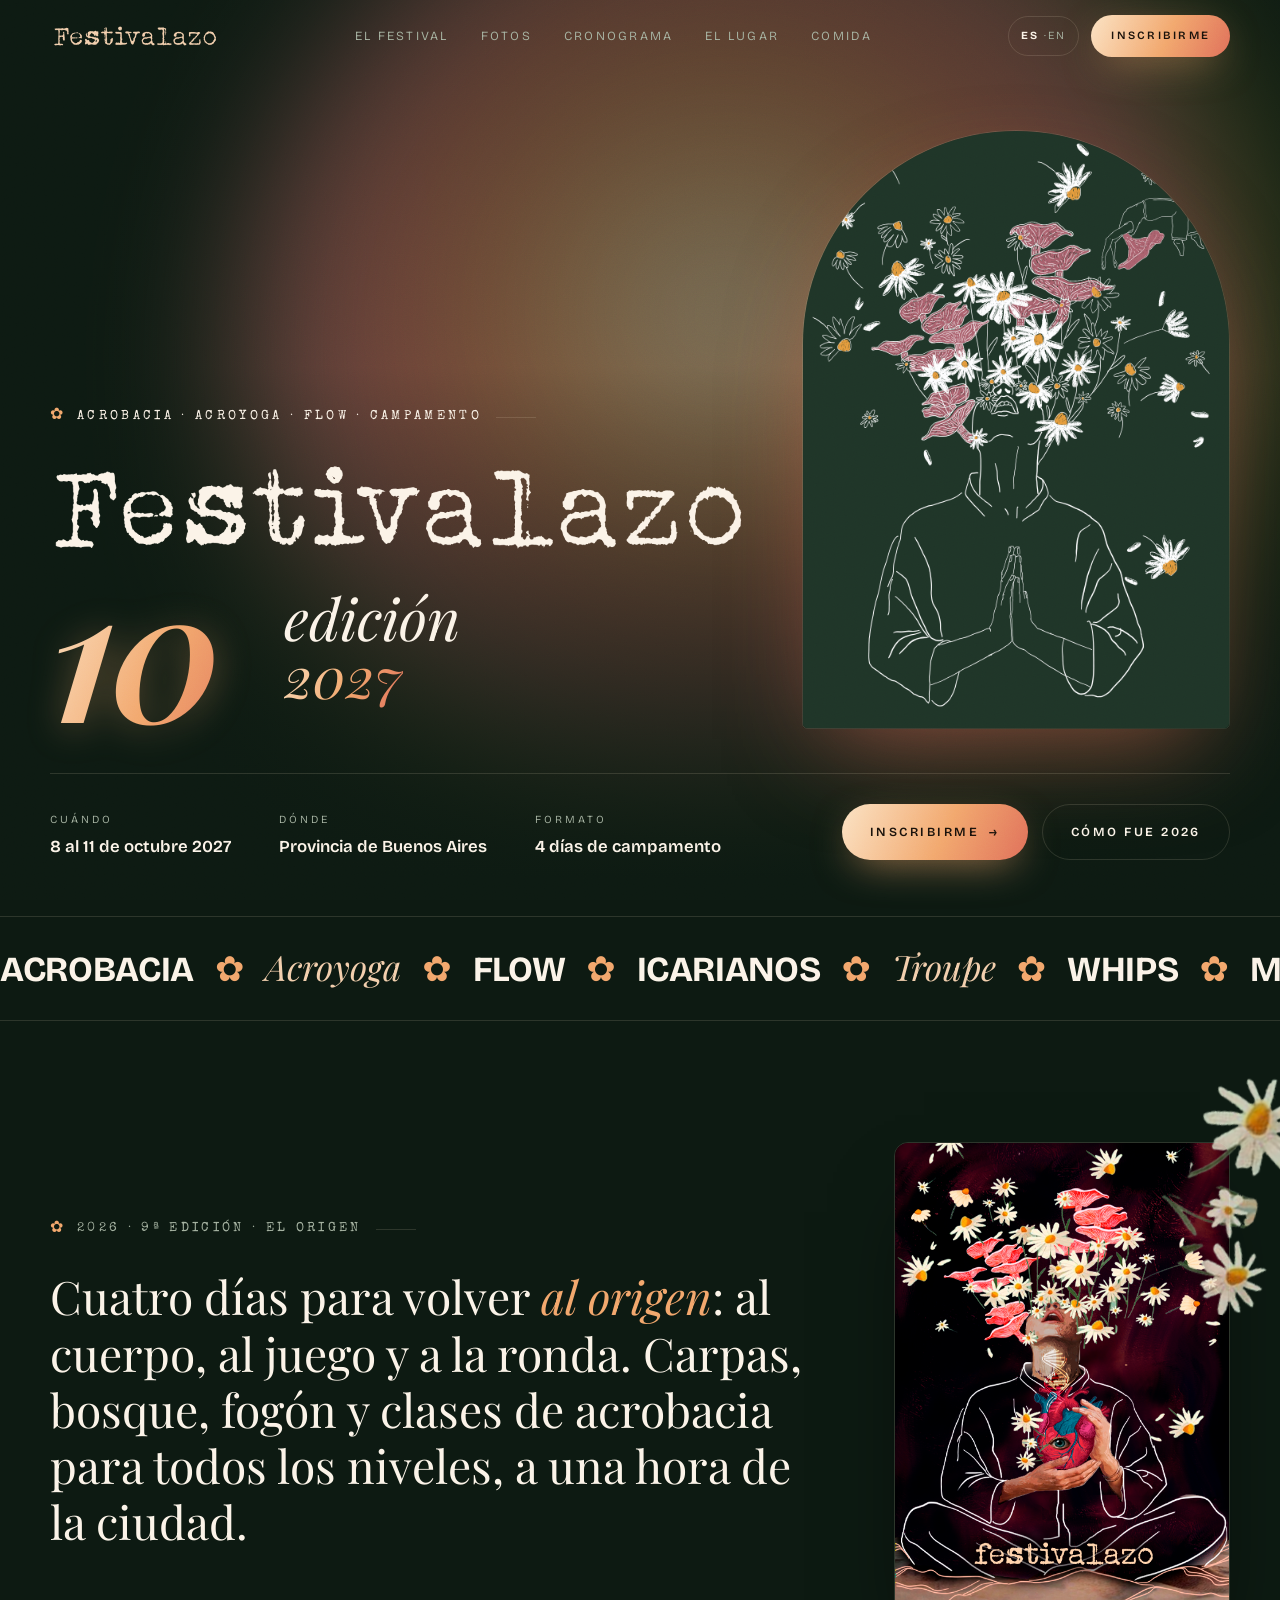
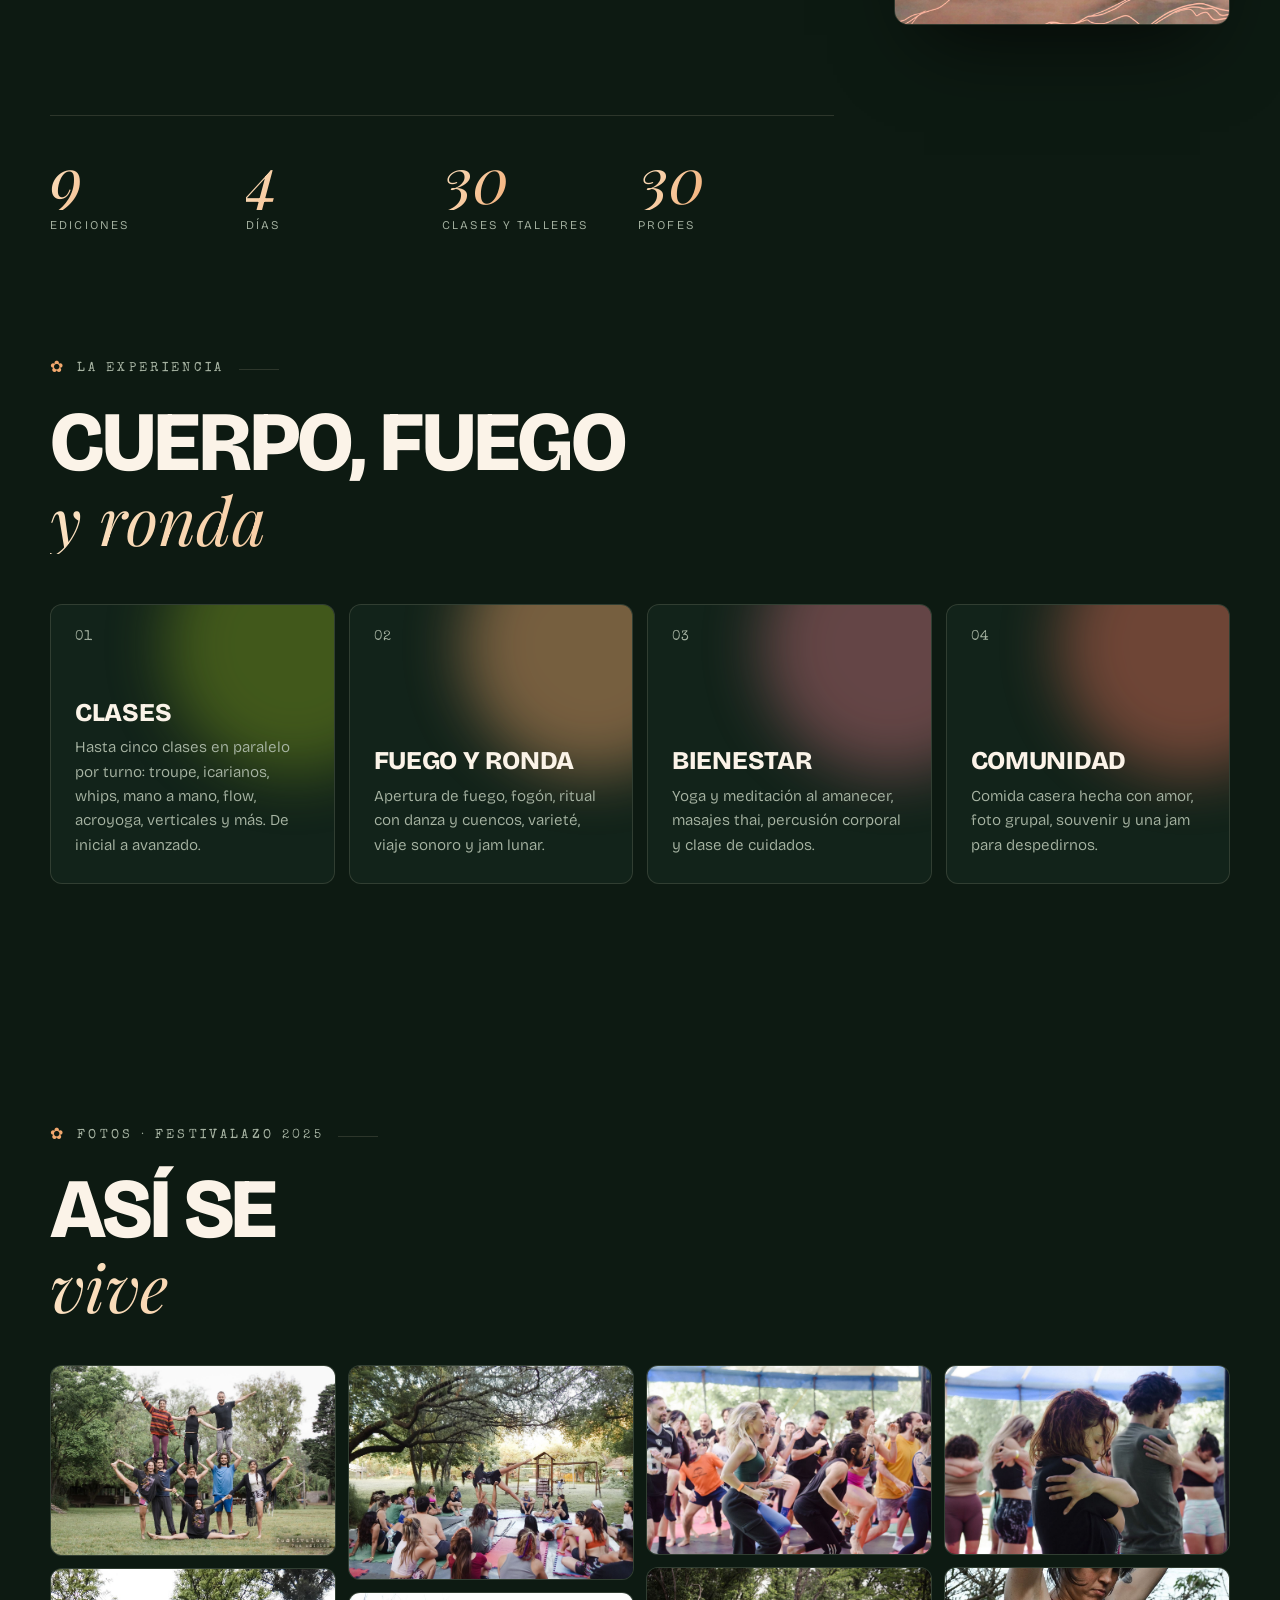
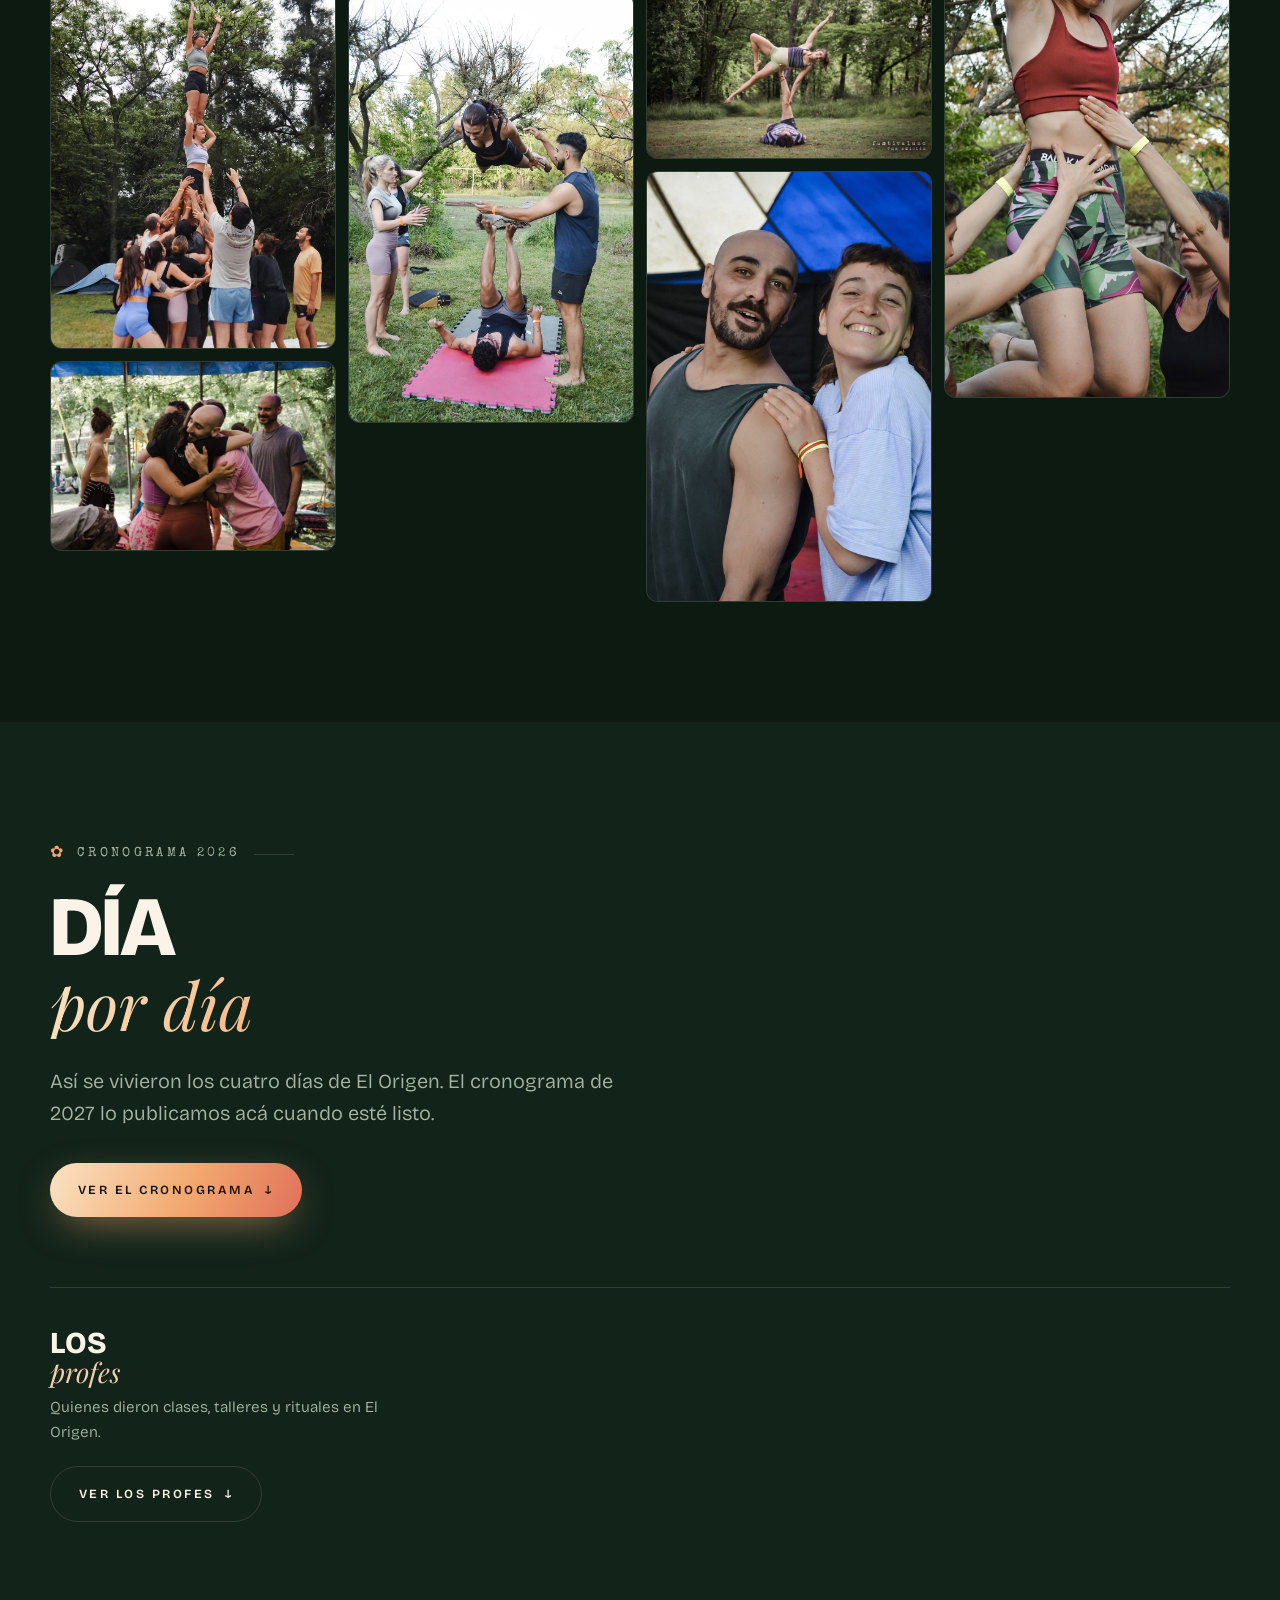
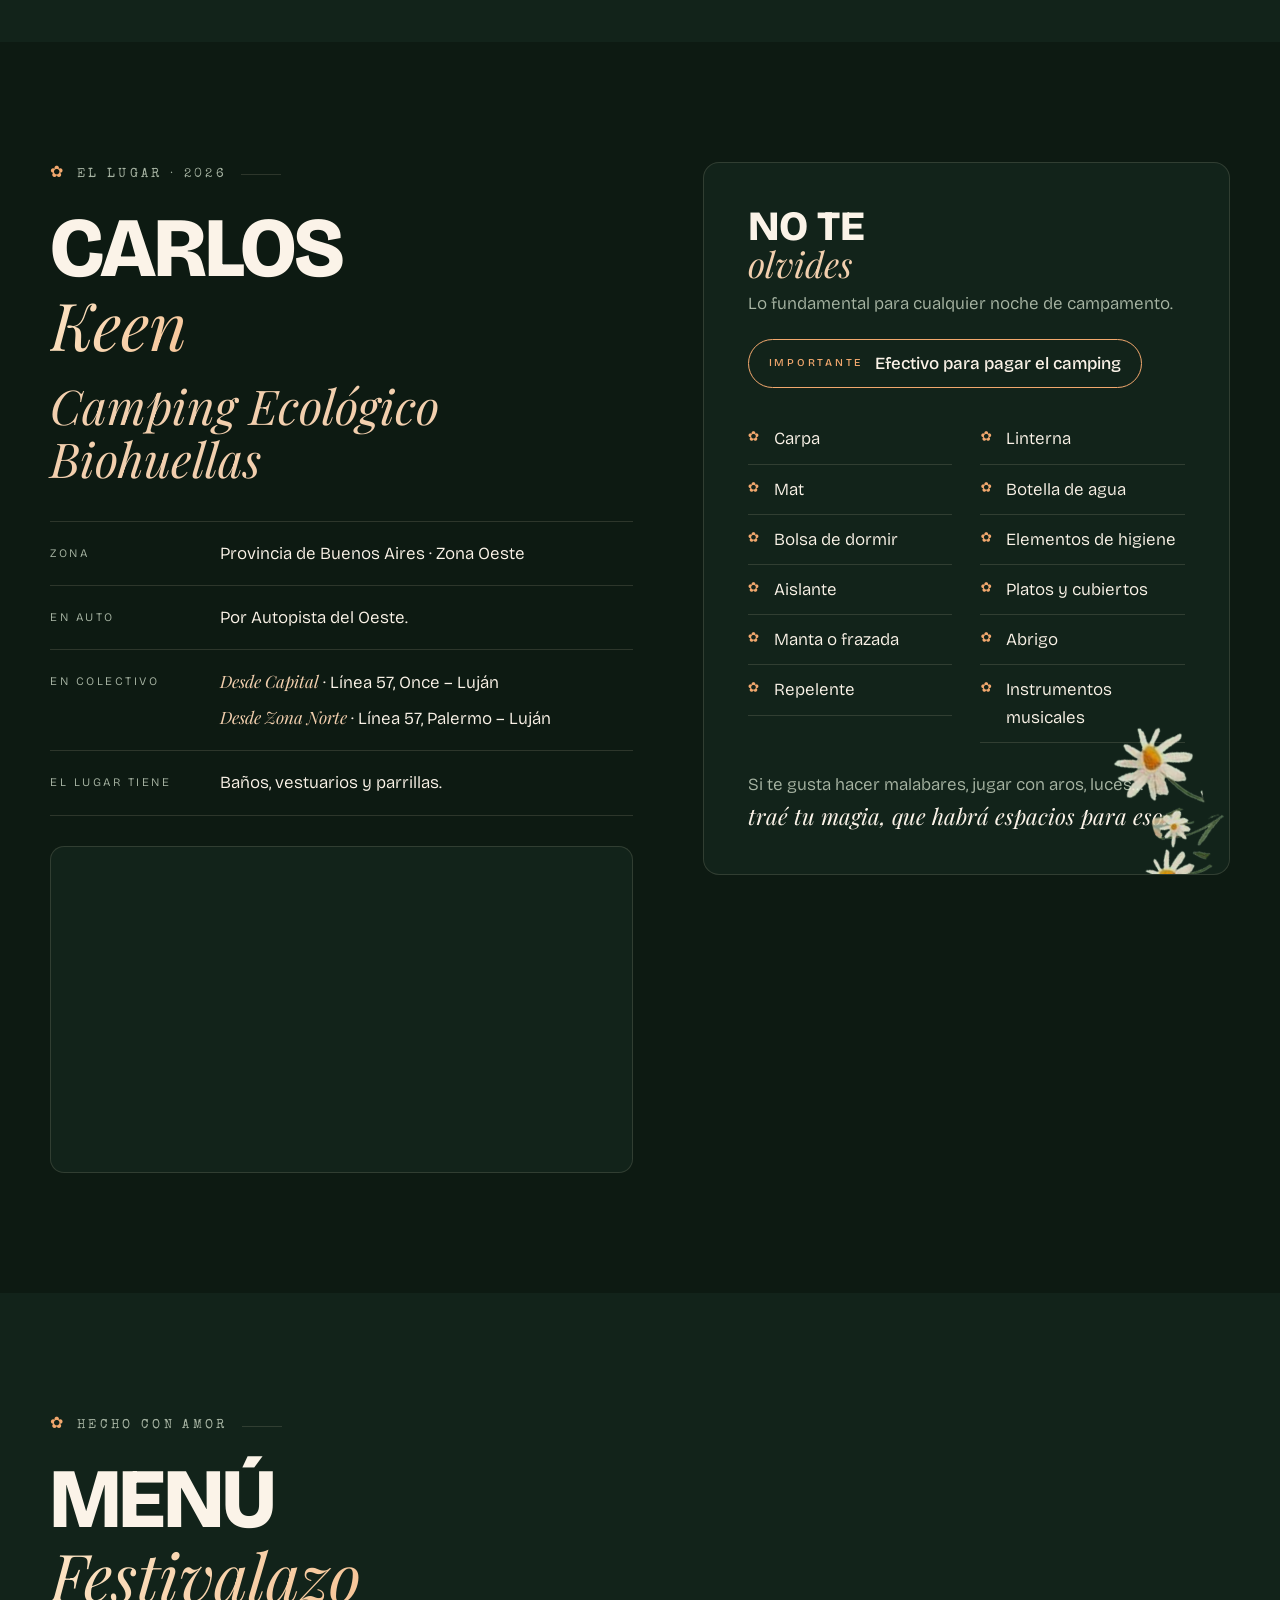
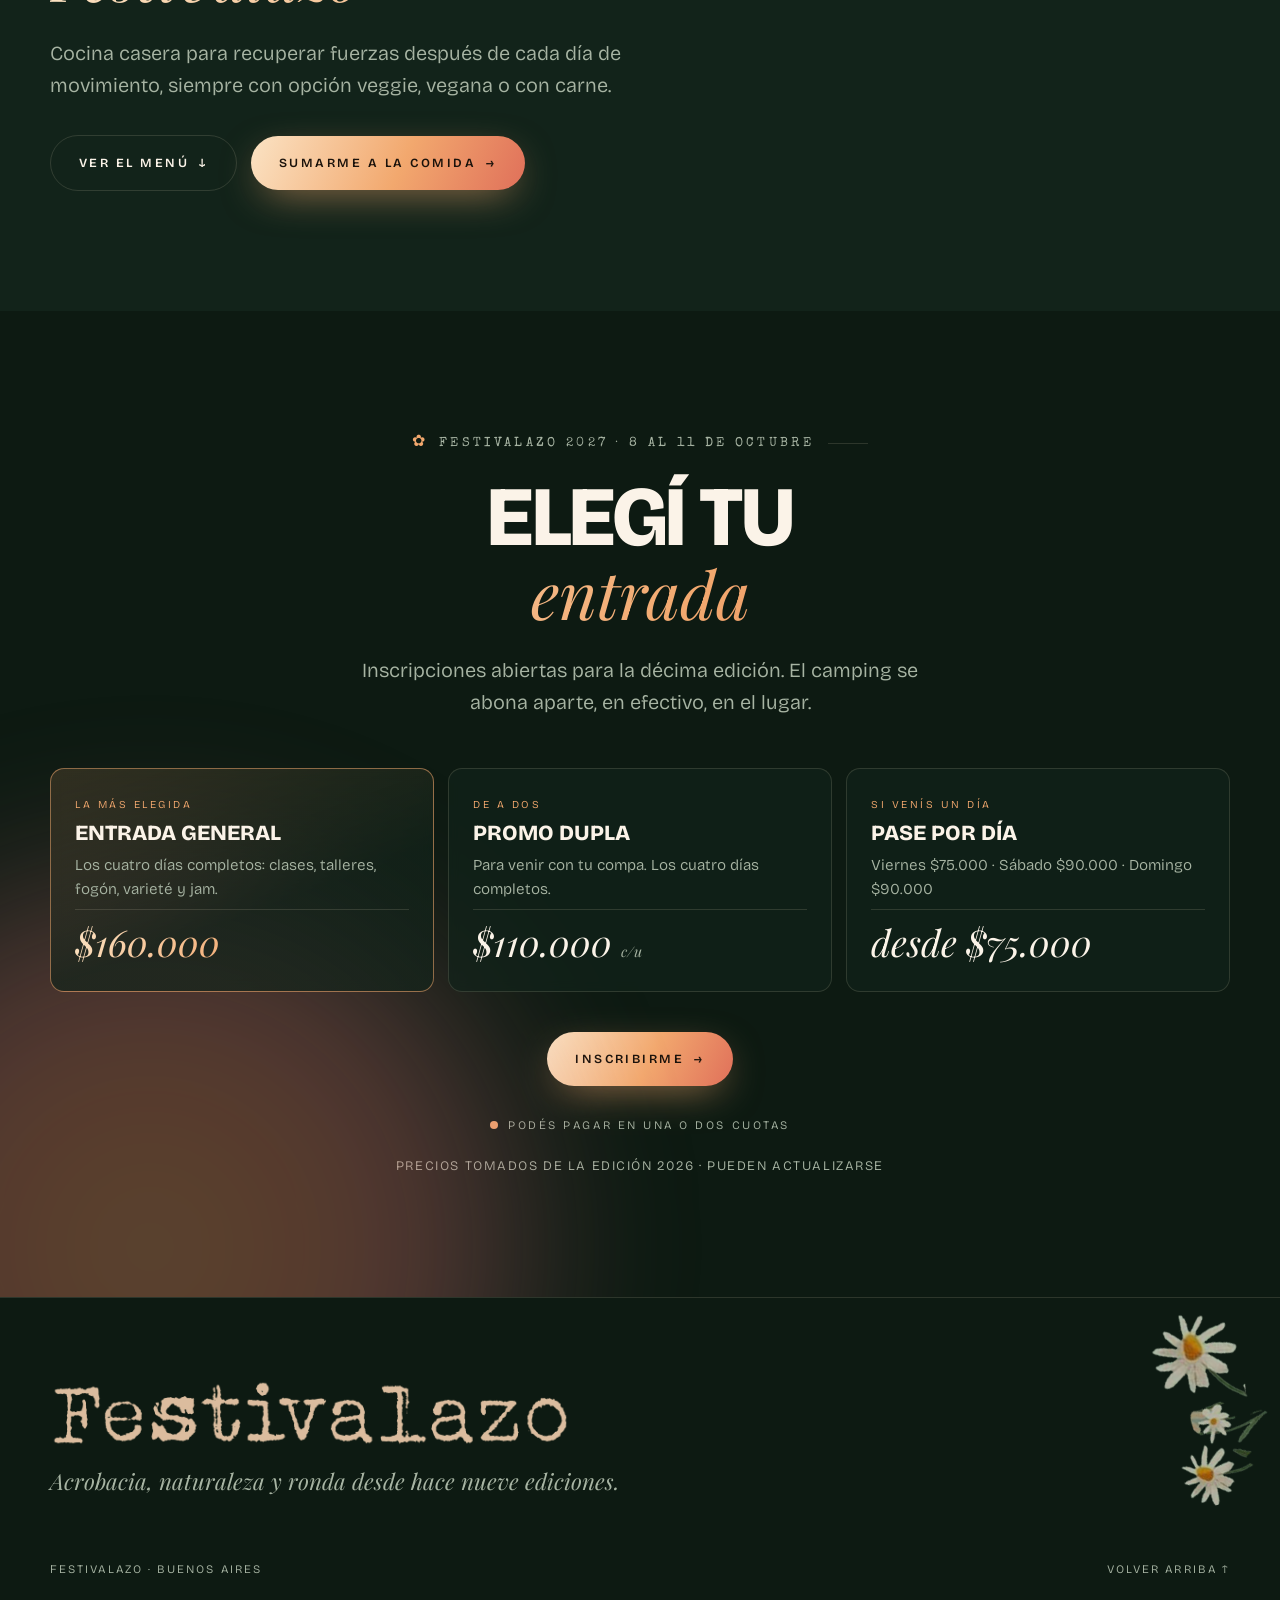
<file: index.html>
<!doctype html>
<html lang="es">
<head>
<meta charset="utf-8">
<meta name="viewport" content="width=device-width, initial-scale=1">
<title>Festivalazo</title>
<meta name="description" content="Festivalazo 2027: décima edición, del 8 al 11 de octubre. Cuatro días de acrobacia, acroyoga, flow y campamento en la naturaleza.">
<meta name="theme-color" content="#0d1a12">
<link rel="preconnect" href="https://fonts.googleapis.com">
<link rel="preconnect" href="https://fonts.gstatic.com" crossorigin>
<link href="https://fonts.googleapis.com/css2?family=Bricolage+Grotesque:opsz,wght@12..96,300..800&family=Playfair+Display:ital,wght@1,400;1,500;1,600&family=Special+Elite&display=swap" rel="stylesheet">
<link rel="stylesheet" href="estilos.css?v=7">
<link rel="alternate" hreflang="en" href="https://festivalazo.com/en/">
</head>
<body>

<nav id="nav">
  <div class="wrap">
    <a href="#top" aria-label="Festivalazo, inicio"><span class="logo"></span></a>
    <ul>
      <li><a href="#festival">El festival</a></li>
      <li><a href="#fotos">Fotos</a></li>
      <li><a href="#cronograma">Cronograma</a></li>
      <li><a href="#lugar">El lugar</a></li>
      <li><a href="#comida">Comida</a></li>
    </ul>
    <div class="nav-r">
      <a class="lang" href="en/" hreflang="en" lang="en" aria-label="English version"><b>ES</b>·EN</a>
      <a class="btn fill" href="inscripcion.html">Inscribirme</a>
    </div>
  </div>
</nav>

<header class="hero" id="top">
  <div class="wrap hero-grid">
    <div>
      <div class="eyebrow">Acrobacia · Acroyoga · Flow · Campamento</div>
      <span class="logo bigLogo" role="img" aria-label="Festivalazo"></span>
      <h1 class="edicion" aria-label="Décima edición, 2027"><span class="num grad" aria-hidden="true">10<sup>ª</sup></span><span class="ed" aria-hidden="true">edición<br><span class="grad">2027</span></span></h1>
    </div>
    <div class="hero-arch"><img src="img/estampa-verde.png" alt="Ilustración de Festivalazo: una persona meditando con margaritas y hongos que le brotan de la cabeza"></div>
  </div>
  <div class="wrap">
    <div class="hero-bottom">
      <div class="facts">
        <div><small>Cuándo</small><b>8 al 11 de octubre 2027</b></div>
        <div><small>Dónde</small><b>Provincia de Buenos Aires</b></div>
        <div><small>Formato</small><b>4 días de campamento</b></div>
      </div>
      <div class="actions">
        <a class="btn fill" href="inscripcion.html">Inscribirme <span class="arr">→</span></a>
        <a class="btn line" href="#festival">Cómo fue 2026</a>
      </div>
    </div>
  </div>
</header>

<div class="marquee" aria-hidden="true"><div class="track" id="mq"></div></div>

<section class="manifesto" id="festival">
  <div class="daisies" style="right:-30px; top:40px; transform:rotate(10deg) scaleX(-1); opacity:.8"></div>
  <div class="wrap">
    <div class="reveal">
      <div class="eyebrow">2026 · 9ª edición · El Origen</div>
      <p class="big">Cuatro días para volver <em>al origen</em>: al cuerpo, al juego y a la ronda. Carpas, bosque, fogón y clases de acrobacia para todos los niveles, a una hora de la ciudad.</p>
    </div>
    <div class="poster reveal"><img src="img/sticker-meditando.png" alt="Afiche de Festivalazo: persona meditando con un corazón entre las manos, rodeada de margaritas y hongos"></div>
  </div>
  <div class="wrap">
    <div class="stats reveal">
      <div><b class="grad">9</b><small>ediciones</small></div>
      <div><b class="grad">4</b><small>días</small></div>
      <div><b class="grad" id="n-clases">30</b><small>clases y talleres</small></div>
      <div><b class="grad" id="n-profes">30</b><small>profes</small></div>
    </div>
  </div>
</section>

<section style="padding-top:0">
  <div class="wrap">
    <div class="eyebrow reveal">La experiencia</div>
    <h2 class="reveal">Cuerpo, fuego <span class="it grad">y ronda</span></h2>
    <div class="cards">
      <div class="card reveal" style="--c:var(--olive)"><span class="n">01</span><h3>Clases</h3><p>Hasta cinco clases en paralelo por turno: troupe, icarianos, whips, mano a mano, flow, acroyoga, verticales y más. De inicial a avanzado.</p></div>
      <div class="card reveal" style="--c:var(--apricot)"><span class="n">02</span><h3>Fuego y ronda</h3><p>Apertura de fuego, fogón, ritual con danza y cuencos, varieté, viaje sonoro y jam lunar.</p></div>
      <div class="card reveal" style="--c:var(--rose)"><span class="n">03</span><h3>Bienestar</h3><p>Yoga y meditación al amanecer, masajes thai, percusión corporal y clase de cuidados.</p></div>
      <div class="card reveal" style="--c:var(--coral)"><span class="n">04</span><h3>Comunidad</h3><p>Comida casera hecha con amor, foto grupal, souvenir y una jam para despedirnos.</p></div>
    </div>
  </div>
</section>

<section class="gallery" id="fotos" hidden>
  <div class="wrap">
    <div class="eyebrow reveal">Fotos · Festivalazo 2025</div>
    <h2 class="reveal">Así se <span class="it grad">vive</span></h2>
    <div class="masonry" id="galeria"></div>
  </div>
</section>

<section class="sched" id="cronograma">
  <div class="wrap">
    <div class="sched-head">
      <div>
        <div class="eyebrow reveal">Cronograma 2026</div>
        <h2 class="reveal">Día <span class="it grad">por día</span></h2>
        <p class="lead reveal">Así se vivieron los cuatro días de El Origen. El cronograma de 2027 lo publicamos acá cuando esté listo.</p>
      </div>
    </div>
    <button class="btn fill toggle" type="button" aria-expanded="false" aria-controls="crono-fold" data-label="el cronograma">Ver el cronograma <span class="arr">↓</span></button>
    <div class="fold" id="crono-fold" hidden>
    <div class="tabs" role="tablist" id="tabs"></div>
    <div class="legend">
      <span><i style="background:var(--lvl-ini)"></i>Inicial</span>
      <span><i style="background:var(--lvl-int)"></i>Intermedio</span>
      <span><i style="background:var(--lvl-adv)"></i>Avanzado</span>
      <span><i style="background:var(--lvl-esp)"></i>Todo público</span>
    </div>
    <div id="days"></div>
    </div>
    <div class="profes reveal">
      <div><h3>Los <span class="it">profes</span></h3><p>Quienes dieron clases, talleres y rituales en El Origen.</p>
        <button class="btn line toggle" type="button" aria-expanded="false" aria-controls="profes-fold" data-label="los profes" style="margin-top:22px">Ver los profes <span class="arr">↓</span></button></div>
      <div class="fold" id="profes-fold" hidden><div class="chips" id="profes"></div></div>
    </div>
  </div>
</section>

<section class="place" id="lugar">
  <div class="wrap">
    <div class="grid">
      <div class="reveal">
        <div class="eyebrow">El lugar · 2026</div>
        <h2>Carlos <span class="it grad">Keen</span></h2>
        <p class="name">Camping Ecológico Biohuellas</p>
        <ul class="info">
          <li><span>Zona</span><span>Provincia de Buenos Aires · Zona Oeste</span></li>
          <li><span>En auto</span><span>Por Autopista del Oeste.</span></li>
          <li><span>En colectivo</span><span><p><em>Desde Capital</em> · Línea 57, Once – Luján</p><p><em>Desde Zona Norte</em> · Línea 57, Palermo – Luján</p></span></li>
          <li><span>El lugar tiene</span><span>Baños, vestuarios y parrillas.</span></li>
        </ul>
        <div class="map"><iframe title="Mapa de Carlos Keen" loading="lazy" src="https://www.google.com/maps?q=Carlos+Keen,+Buenos+Aires&z=13&output=embed"></iframe></div>
      </div>
      <div class="pack reveal">
        <div class="daisies" style="right:-50px; bottom:-60px; transform:rotate(-10deg) scale(.75); opacity:.85"></div>
        <h3>No te <span class="it">olvides</span></h3>
        <p>Lo fundamental para cualquier noche de campamento.</p>
        <div class="pill"><small>Importante</small>Efectivo para pagar el camping</div>
        <ul>
          <li>Carpa</li><li>Mat</li><li>Bolsa de dormir</li><li>Aislante</li><li>Manta o frazada</li><li>Repelente</li>
          <li>Linterna</li><li>Botella de agua</li><li>Elementos de higiene</li><li>Platos y cubiertos</li><li>Abrigo</li><li>Instrumentos musicales</li>
        </ul>
        <p class="magic">Si te gusta hacer malabares, jugar con aros, luces… <span class="it">traé tu magia, que habrá espacios para eso.</span></p>
      </div>
    </div>
  </div>
</section>

<section class="food" id="comida">
  <div class="wrap">
    <div class="eyebrow reveal">Hecho con amor</div>
    <h2 class="reveal">Menú <span class="it grad">Festivalazo</span></h2>
    <p class="lead reveal">Cocina casera para recuperar fuerzas después de cada día de movimiento, siempre con opción veggie, vegana o con carne.</p>
    <div class="food-cta reveal">
      <button class="btn line toggle" type="button" aria-expanded="false" aria-controls="menu-fold" data-label="el menú">Ver el menú <span class="arr">↓</span></button>
      <a class="btn fill" href="comida.html">Sumarme a la comida <span class="arr">→</span></a>
    </div>
    <div class="fold" id="menu-fold" hidden>
    <div class="menu">
      <div class="meal-day reveal" style="--c:var(--vie)"><h3>Viernes</h3>
        <div class="m"><small>Cena</small><b>Guisado especial</b><p>Compañero de los gauchos, nutritivo y reconfortante. Con rawmesan y pancito. Opción veggie, vegana, sin TACC o con carne.</p></div>
      </div>
      <div class="meal-day reveal" style="--c:var(--sab)"><h3>Sábado</h3>
        <div class="m"><small>Almuerzo</small><b>Fainá rellena</b><p>Con mayonesa de girasol y ensalada de colores. Extra proteína: con huevo.</p></div>
        <div class="m"><small>Cena</small><b>Lasaña</b><p>Veggie o con carne, con ensaladas y salsitas.</p></div>
      </div>
      <div class="meal-day reveal" style="--c:var(--dom)"><h3>Domingo</h3>
        <div class="m"><small>Almuerzo</small><b>Burger veggie o asado</b><p>Medallones de quinoa y vegetales con arroz y ensalada, o asadazo a la parri con papas.</p></div>
        <div class="m"><small>Cena</small><b>Polenta con magias</b><p>Con queso, boloñesa veggie o carnívora, pesto y salsita picante.</p></div>
      </div>
      <div class="meal-day reveal" style="--c:var(--lun)"><h3>Lunes</h3>
        <div class="m"><small>Almuerzo</small><b>Risotto o cerdo desmechado</b><p>Risotto de hongos veggie y vegano, o cerdo desmechado con arroz y ensalada.</p></div>
      </div>
    </div>
    <div class="combos">
      <div class="combo reveal"><h4>Desayunos <span class="it" style="text-transform:none; color:var(--peach)">ñumi ñumi</span></h4><p>Granola, chía pudding, fruta, pasta de maní, café o leche vegetal y huevo.</p></div>
      <div class="combo feat reveal"><h4>Promo full veggie</h4><p>6 comidas + 3 desayunos + 2 noches de postres.</p><div class="price grad">$91.500</div></div>
      <div class="combo reveal"><h4>Promo full carnívora</h4><p>6 comidas + 3 desayunos + 2 noches de postres.</p><div class="price">$105.500</div></div>
    </div>
    <div class="food-cta"><a class="btn fill" href="comida.html">Sumarme a la comida <span class="arr">→</span></a></div>
    <p class="note">Menú y precios de la edición 2026 · los de 2027 se confirman más adelante</p>
    </div>
  </div>
</section>

<section class="join" id="anotate">
  <div class="wrap">
    <div class="eyebrow reveal" style="justify-content:center">Festivalazo 2027 · 8 al 11 de octubre</div>
    <h2 class="reveal" style="text-align:center">Elegí tu <span class="it grad">entrada</span></h2>
    <p class="lead reveal" style="margin:0 auto; text-align:center">Inscripciones abiertas para la décima edición. El camping se abona aparte, en efectivo, en el lugar.</p>
    <div class="tickets">
      <div class="ticket feat reveal"><small>La más elegida</small><h4>Entrada general</h4><p>Los cuatro días completos: clases, talleres, fogón, varieté y jam.</p><div class="price grad">$160.000</div></div>
      <div class="ticket reveal"><small>De a dos</small><h4>Promo dupla</h4><p>Para venir con tu compa. Los cuatro días completos.</p><div class="price">$110.000 <span>c/u</span></div></div>
      <div class="ticket reveal"><small>Si venís un día</small><h4>Pase por día</h4><p>Viernes $75.000 · Sábado $90.000 · Domingo $90.000</p><div class="price">desde $75.000</div></div>
    </div>
    <div class="join-cta reveal">
      <a class="btn fill" href="inscripcion.html">Inscribirme <span class="arr">→</span></a>
      <div class="spots"><i></i>Podés pagar en una o dos cuotas</div>
    </div>
    <p class="note" style="text-align:center">Precios tomados de la edición 2026 · pueden actualizarse</p>
  </div>
</section>

<footer>
  <div class="daisies" style="right:-40px; top:-20px; transform:rotate(-8deg) scale(.8); opacity:.7"></div>
  <div class="wrap">
    <span class="logo" role="img" aria-label="Festivalazo"></span>
    <p class="tag">Acrobacia, naturaleza y ronda desde hace nueve ediciones.</p>
    <div class="foot-bot"><span>Festivalazo · Buenos Aires</span><a href="#top">Volver arriba ↑</a></div>
  </div>
</footer>

<script>
if (location.search.includes("captura")) document.documentElement.classList.add("shot");


// ["h", hora, actividad, profes, detalle] · ["meal", hora, texto, profes] · ["block", hora, etiqueta, [[clase, profes, nivel, detalle], ...]]
const DAYS = [
  { name: "Viernes", date: "9 oct", c: "var(--vie)", rows: [
    ["h", "15 hs", "Llegada"],
    ["h", "17 hs", "Acuerdos – Info", "", "Dinámicas equipo Festivalazo"],
    ["block", "18 a 20 hs", "", [["Clase de cuidados", "Dan – Mati", "ini", "Dinámica grupal"]]],
    ["meal", "20 hs", "Cena"],
    ["h", "21:30 hs", "Apertura de fuego + fogón"],
    ["h", "22 hs", "Ritual, danza y cuencos", "Danza flow y Aye"],
  ]},
  { name: "Sábado", date: "10 oct", c: "var(--sab)", rows: [
    ["block", "8:45 a 10 hs", "Clases paralelas", [["Acrobacias de piso", "Mati", "esp"], ["Verticales", "Nico Huaquer", "esp"], ["Yoga", "Simón", "esp"]]],
    ["meal", "10 a 11", "Desayuno"],
    ["h", "11 a 11:20", "Historia: El Origen", "César"],
    ["h", "11:20 a 11:40", "Presentación de clases"],
    ["block", "11:40 a 13:30", "Clases paralelas", [["Troupe e inversiones", "Ari Peixoto – Martu", "ini"], ["Troupe con triples", "Dan", "int"], ["Whips con flow", "Dina y Foco", "int"], ["Amichi Whipcarian links", "Gonza – Ari Aric", "adv"]]],
    ["meal", "13:30 a 14:30", "Almuerzo"],
    ["h", "15:30 a 16", "Presentación de clases y distribución"],
    ["block", "16 a 18 hs", "Clases paralelas", [["Acroyoga fundamental", "Tavo, Dina, Fabri", "ini"], ["Icarian flow", "Oso y Ari", "int"], ["Mano a mano", "Dan", "int"], ["Icarianos 2", "Rober y Agus", "adv"]]],
    ["h", "18:15 a 18:30", "Distribución"],
    ["block", "18:30 a 20 hs", "Clases paralelas", [["Masajes thai", "Gonza", "ini"], ["Historias a través del acro", "César", "ini"], ["Percu corporal", "Santi Ablin", "ini"]]],
    ["meal", "21 hs", "Cena"],
    ["h", "22 hs", "Varieté", "Videos Pope"],
  ]},
  { name: "Domingo", date: "11 oct", c: "var(--dom)", rows: [
    ["meal", "10 a 11", "Desayuno"],
    ["h", "11 a 11:30", "Presentación y distribución"],
    ["block", "11:30 a 13:30", "Clases paralelas", [["El origen del flow", "Oso y Ari", "ini"], ["Dobles estafas", "Carella", "int"], ["Flow h2h", "Nacho y Lu Velázquez", "int"], ["Patas y piruetas", "Solci – Fer", "adv"]]],
    ["h", "13:30", "Entrega de souvenir y foto grupal"],
    ["meal", "13:30 a 14:30", "Almuerzo"],
    ["h", "14:30 a 17", "¿Ya fuiste al bosque?", "", "Posible búsqueda de regalos"],
    ["h", "17:30 a 18:30", "Presentación y distribución"],
    ["block", "18 a 20 hs", "Clases paralelas", [["Flow pie pie", "Male – Mago", "ini"], ["Banquinas", "Carella", "int"], ["Flow multinivel", "Rober – Ari Aric", "int"], ["Icarian rotaciones", "Agus – Gonza", "adv"], ["Viaje sonoro y jam lunar", "Aye – Ari", "esp"]]],
    ["meal", "21 hs", "Cena", "Orquesta"],
    ["h", "22 hs", "Proyección video resumen", "Sindicato Imaginario"],
  ]},
  { name: "Lunes", date: "12 oct", c: "var(--lun)", rows: [
    ["block", "8:45 a 10 hs", "Clases paralelas", [["Yoga y meditación", "Simón", "esp"], ["Acro blandas", "Mati", "esp"]]],
    ["meal", "10 a 11", "Desayuno"],
    ["h", "11 a 11:30", "Presentación y distribución"],
    ["block", "11:15 a 13 hs", "Clases paralelas", [["Pass flyer", "Emma, Joaco y Cami", "ini"], ["Whipops passing", "Rober – Solci", "int"], ["H2h contra", "Fer – José", "int"], ["Whipops returning", "Gonza – Agus", "adv"]]],
    ["h", "13 hs", "Cierre plastilina"],
    ["meal", "14 hs", "Almuerzo"],
    ["h", "15:30 hs", "JAM"],
  ]},
];

const esc = s => String(s || "").replace(/&/g, "&amp;").replace(/</g, "&lt;");
const row = (cls, h, a, p) => `<div class="row ${cls}"><div class="h">${h}</div><div class="a">${a}</div><div class="p">${esc(p)}</div></div>`;

const tabs = document.getElementById("tabs"), days = document.getElementById("days");
const profes = new Set();
let nClases = 0;
DAYS.forEach((d, i) => {
  tabs.insertAdjacentHTML("beforeend", `<button class="tab" role="tab" style="--c:${d.c}" aria-selected="${i === 0}" aria-controls="day-${i}" id="tab-${i}">${d.name}<small>${d.date}</small></button>`);
  let html = "";
  d.rows.forEach(r => {
    if (r[0] === "h") html += row("", r[1], esc(r[2]) + (r[4] ? `<small>${esc(r[4])}</small>` : ""), r[3]);
    else if (r[0] === "meal") html += row("meal", r[1], esc(r[2]), r[3]);
    else {
      if (r[2]) html += row("lbl", r[1], esc(r[2]), "");
      r[3].forEach((c, j) => {
        nClases++;
        html += row(j || r[2] ? "cont" : "", j || r[2] ? "" : r[1], `<span class="lv ${c[2]}"><i></i><span>${esc(c[0])}${c[3] ? `<small>${esc(c[3])}</small>` : ""}</span></span>`, c[1]);
      });
    }
    const p = r[0] === "block" ? r[3].map(c => c[1]) : [r[3]];
    p.filter(Boolean).forEach(s => s.split(/\s*(?:–|,| y )\s*/).forEach(n => n && profes.add(n.trim())));
  });
  days.insertAdjacentHTML("beforeend", `<div class="day" id="day-${i}" role="tabpanel" aria-labelledby="tab-${i}" style="--c:${d.c}" ${i ? "hidden" : ""}><h3><b>${d.name}</b><span>${d.date}</span></h3>${html}</div>`);
});
// Grupos y no-personas que no van en la lista de profes
["Danza flow", "Videos Pope", "Orquesta", "Sindicato Imaginario"].forEach(n => profes.delete(n));
document.getElementById("profes").innerHTML = [...profes].sort((a, b) => a.localeCompare(b, "es")).map(n => `<span>${esc(n)}</span>`).join("");
document.getElementById("n-clases").textContent = nClases;
document.getElementById("n-profes").textContent = profes.size;

// Botones que abren y cierran el cronograma y los profes
document.querySelectorAll(".toggle").forEach(b => b.addEventListener("click", () => {
  const open = b.getAttribute("aria-expanded") !== "true";
  b.setAttribute("aria-expanded", open);
  document.getElementById(b.getAttribute("aria-controls")).hidden = !open;
  b.firstChild.textContent = (open ? "Ocultar " : "Ver ") + b.dataset.label + " ";
}));

tabs.addEventListener("click", e => {
  const b = e.target.closest(".tab"); if (!b) return;
  tabs.querySelectorAll(".tab").forEach(t => t.setAttribute("aria-selected", t === b));
  days.querySelectorAll(".day").forEach(p => p.hidden = p.id !== b.getAttribute("aria-controls"));
});

// Galería: fotos en img/galeria/ (se cargan en este orden)
const FOTOS = ["01.jpg", "05.jpg", "03.jpg", "07.jpg", "02.jpg", "08.jpg", "06.jpg", "10.jpg", "09.jpg", "11.jpg"];
if (FOTOS.length) {
  document.getElementById("galeria").innerHTML = FOTOS.map(f => `<figure class="reveal"><img src="img/galeria/${f}" alt="Festivalazo 2025: comunidad, naturaleza y disfrute" loading="lazy"></figure>`).join("");
  document.getElementById("fotos").hidden = false;
}

// Cinta de disciplinas
const words = ["Acrobacia", "Acroyoga", "Flow", "Icarianos", "Troupe", "Whips", "Mano a mano", "Verticales", "Fogón", "Yoga", "Jam"];
const line = words.map((w, i) => (i % 3 === 1 ? `<span class="it">${w}</span>` : w) + `<span class="dot">✿</span>`).join("");
document.getElementById("mq").innerHTML = line + line;

// Menú fijo con fondo al bajar
const nav = document.getElementById("nav");
const onScroll = () => nav.classList.toggle("solid", scrollY > 40);
addEventListener("scroll", onScroll, { passive: true }); onScroll();

// Aparecer al bajar
const io = new IntersectionObserver(es => es.forEach(x => { if (x.isIntersecting) { x.target.classList.add("in"); io.unobserve(x.target); } }), { threshold: .12 });
document.querySelectorAll(".reveal").forEach(el => io.observe(el));
</script>
</body>
</html>
</file>
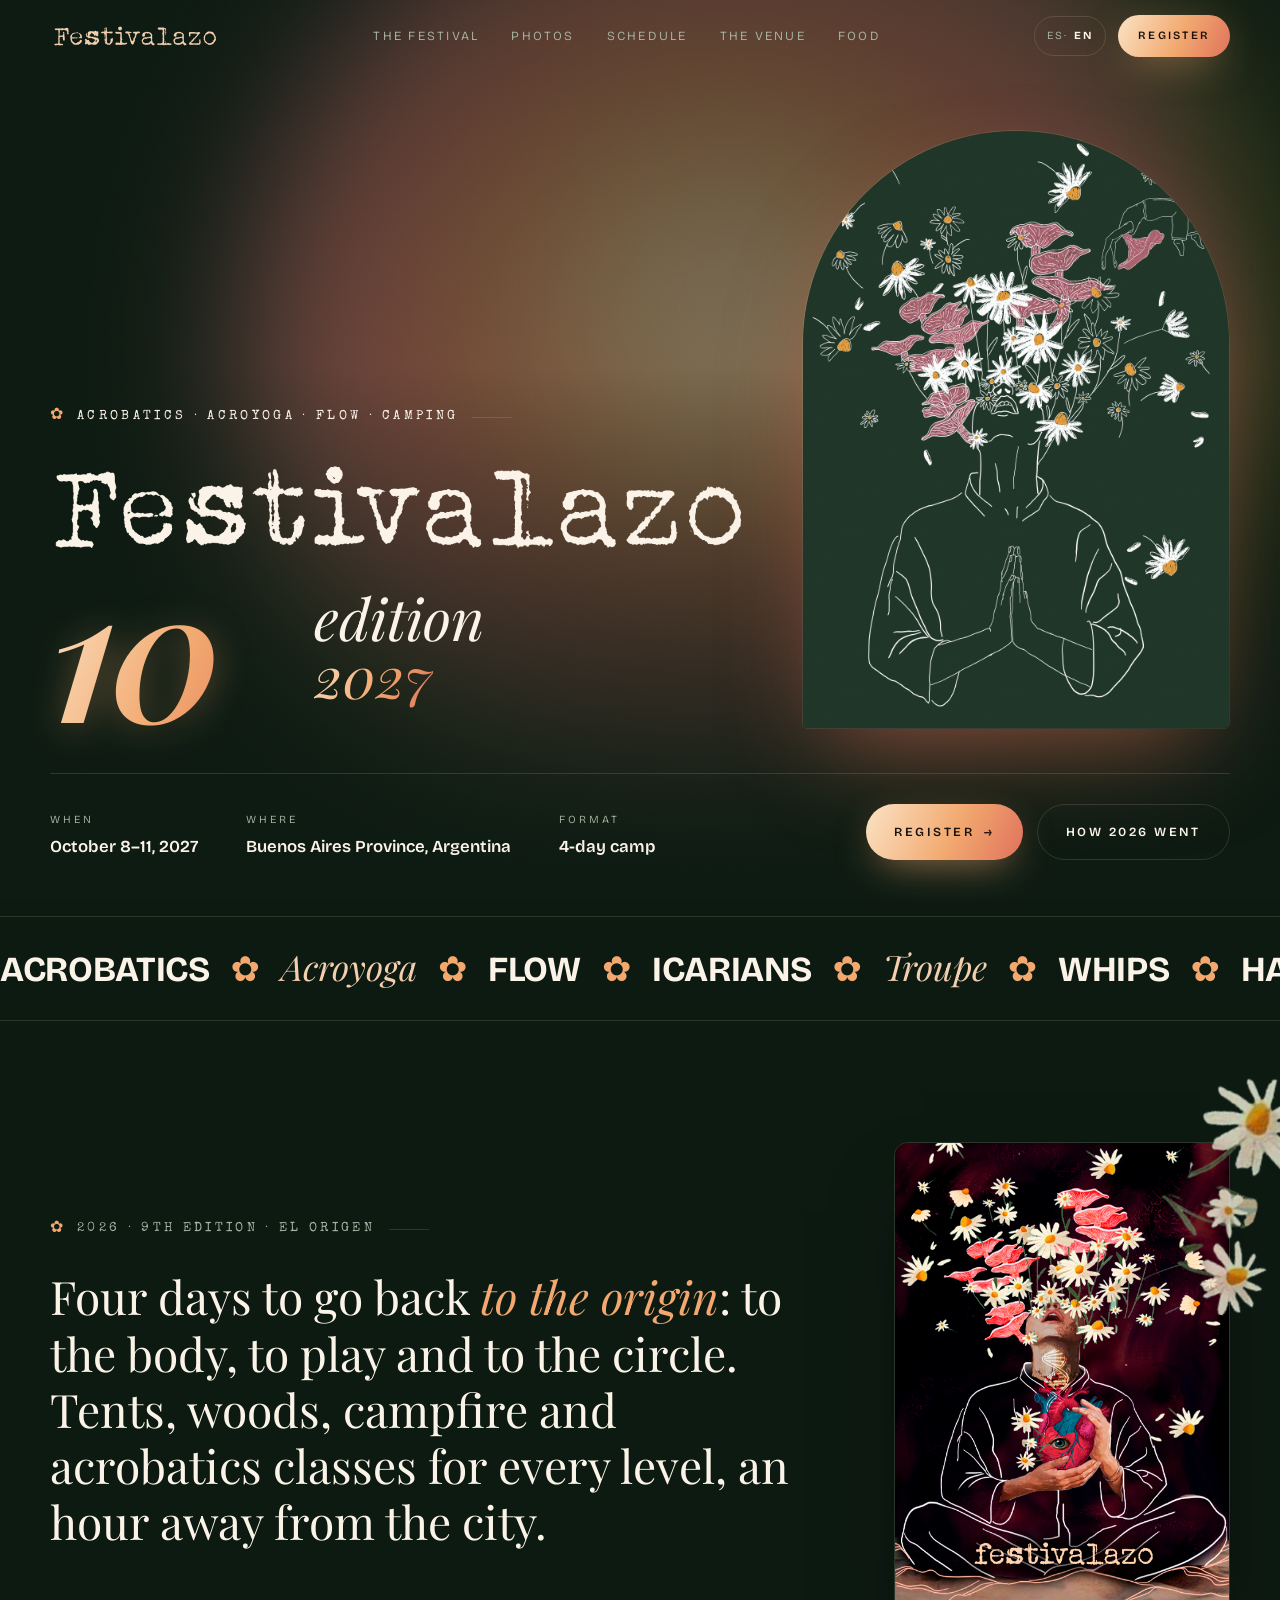
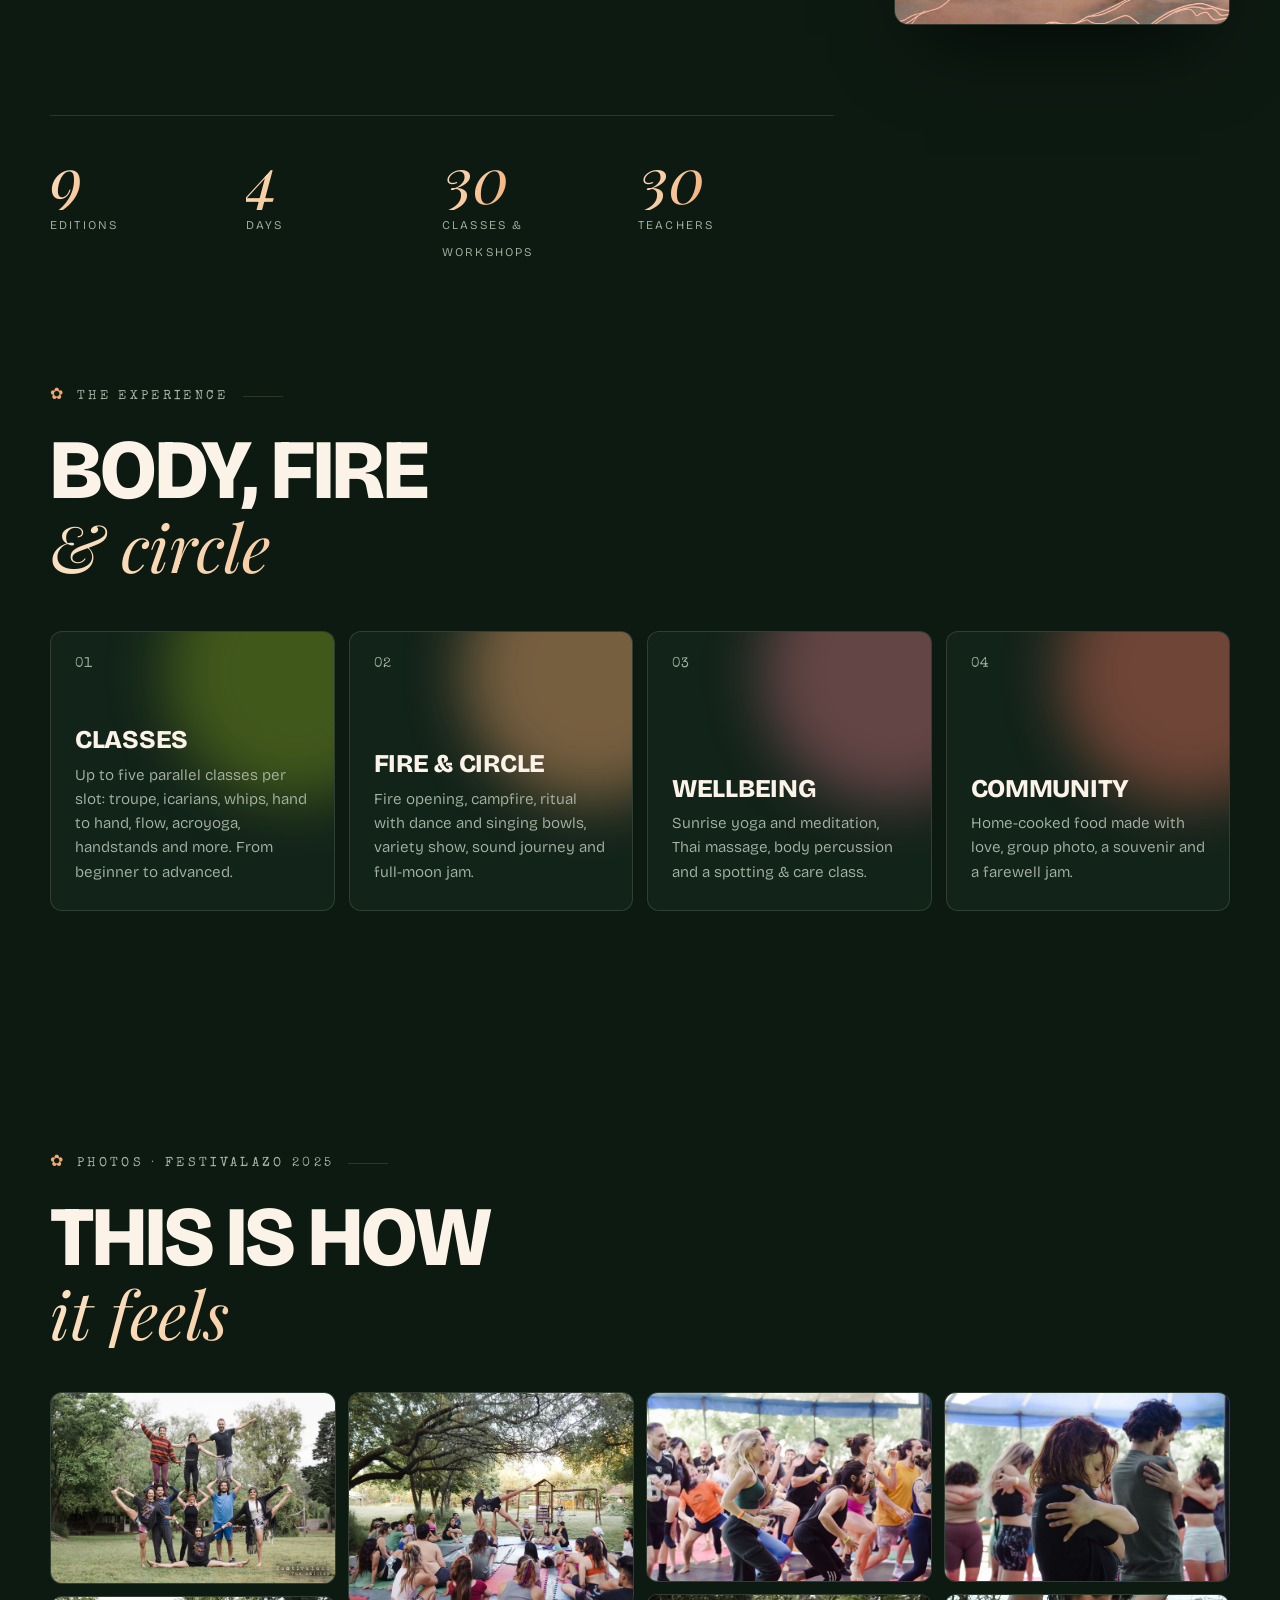
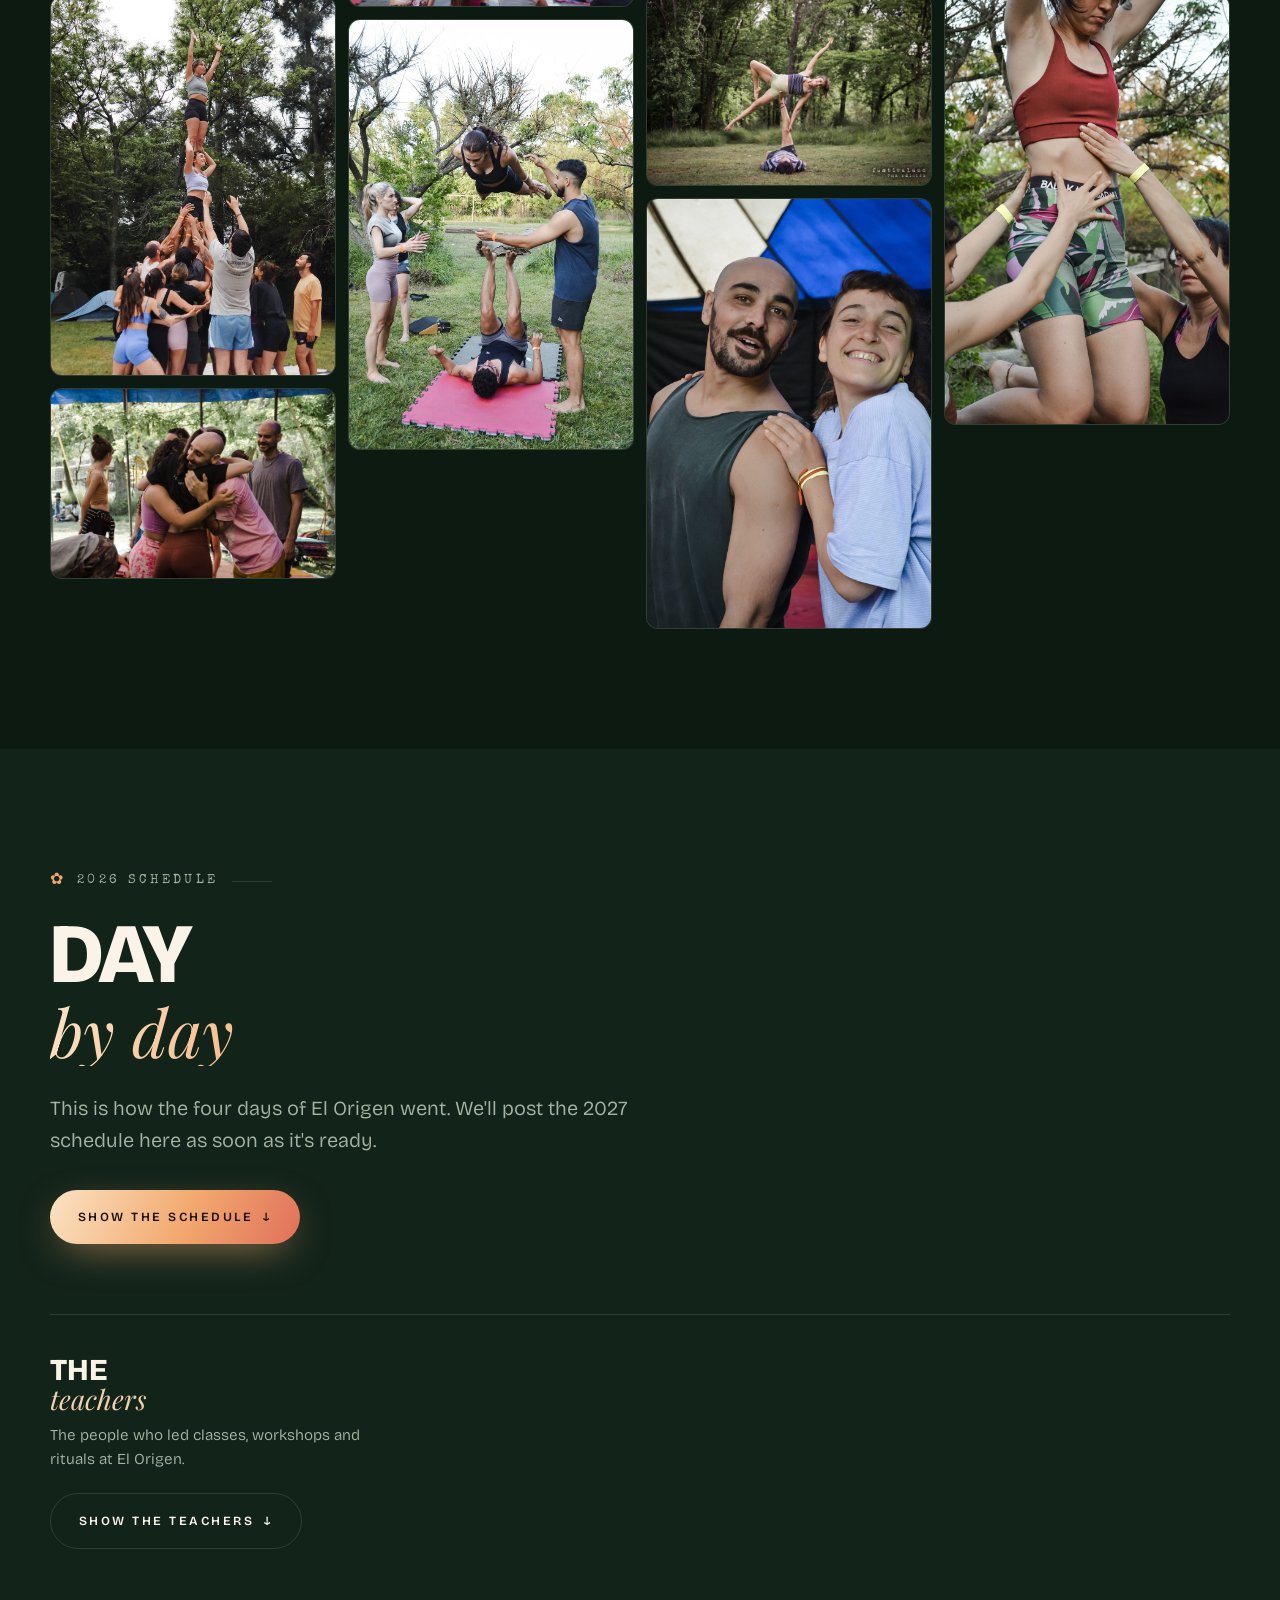
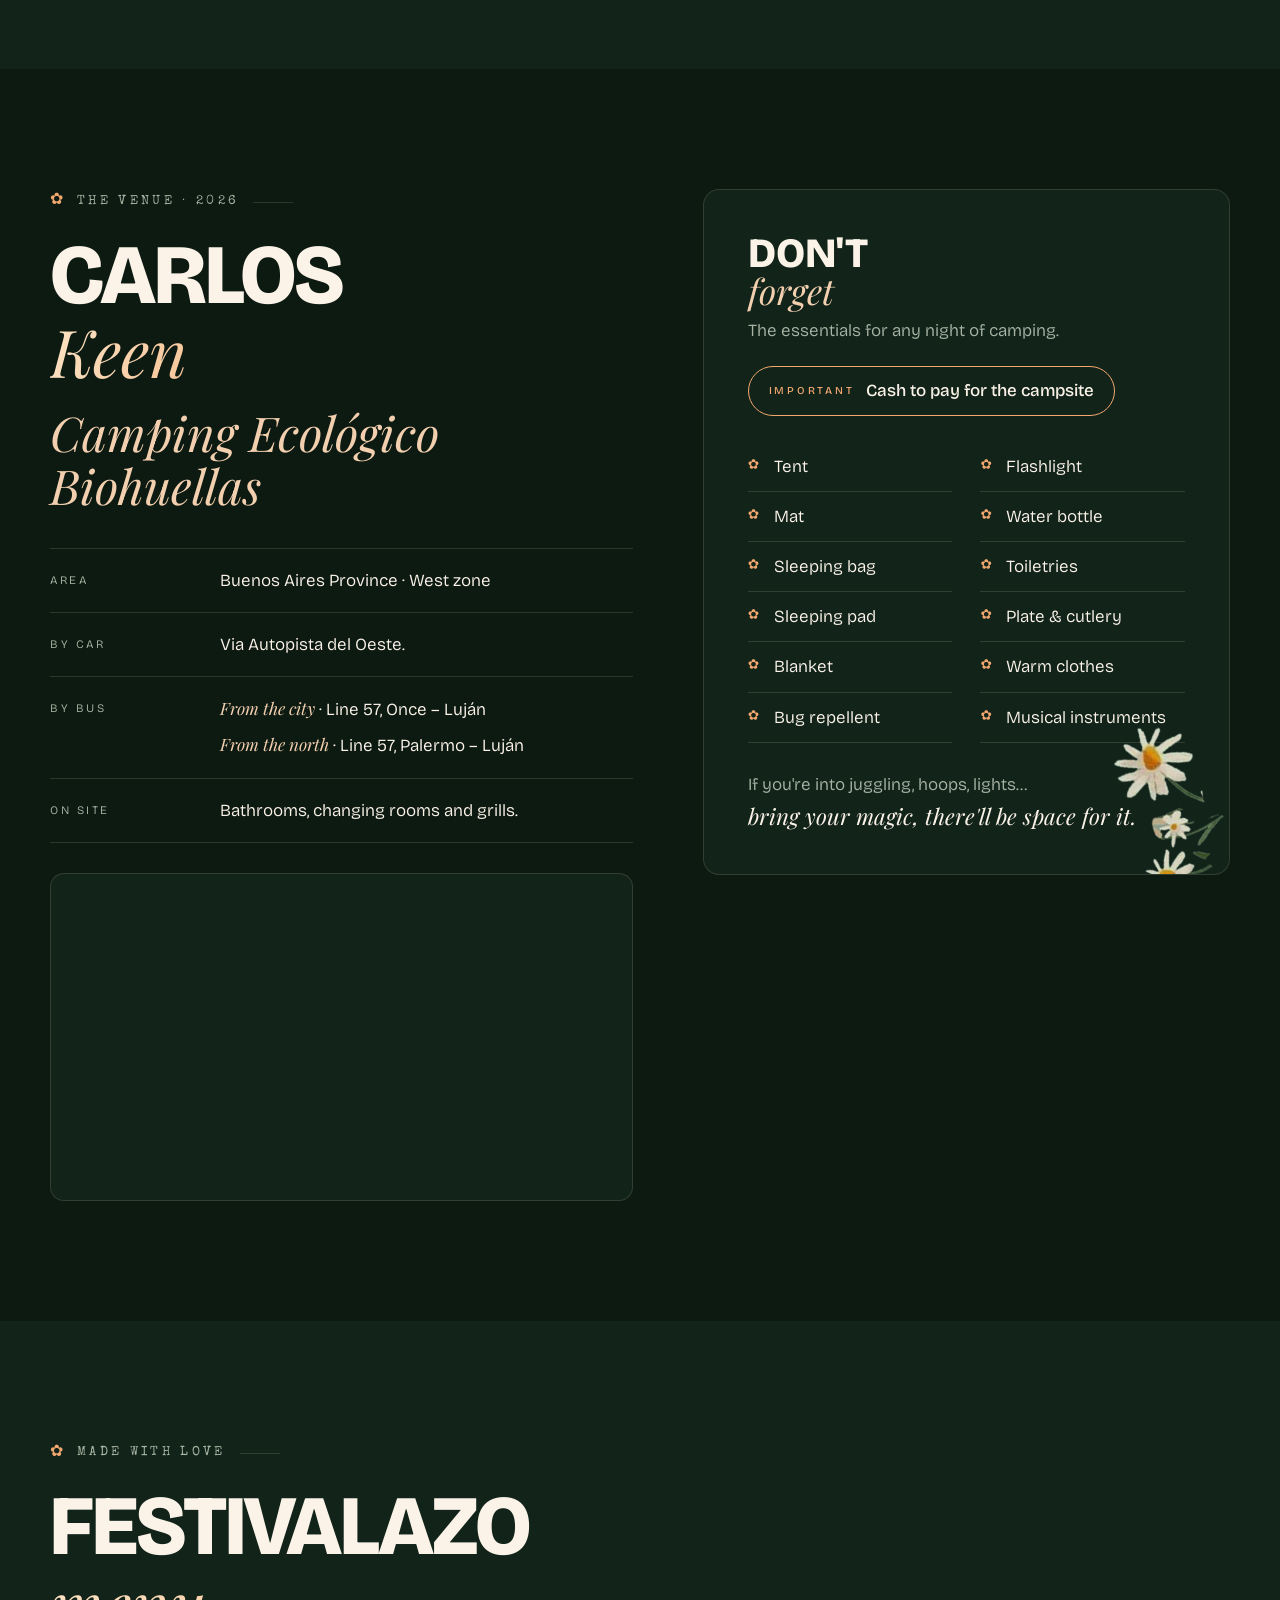
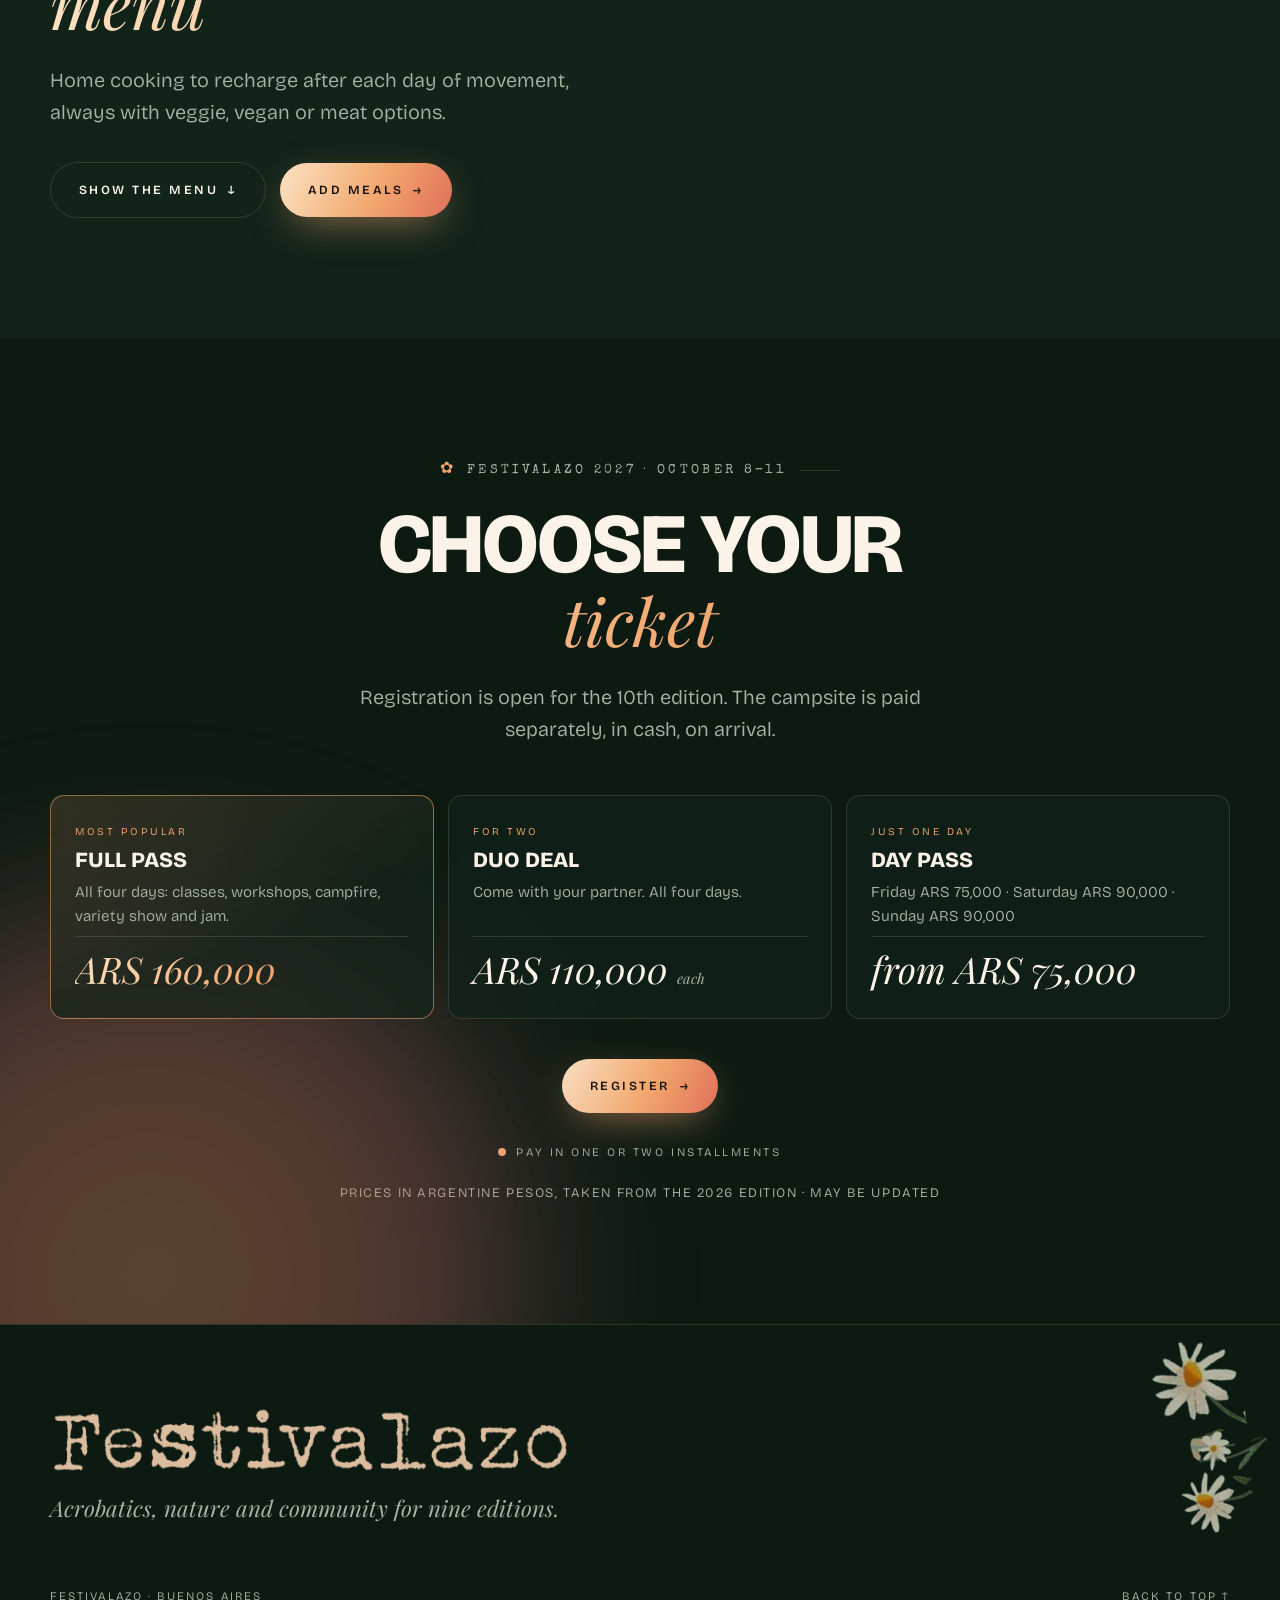
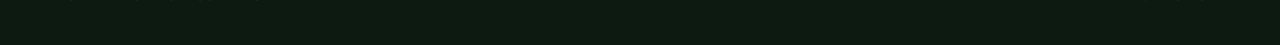
<file: en/index.html>
<!doctype html>
<html lang="en">
<head>
<meta charset="utf-8">
<meta name="viewport" content="width=device-width, initial-scale=1">
<title>Festivalazo</title>
<meta name="description" content="Festivalazo 2027: 10th edition, October 8–11. Four days of acrobatics, acroyoga, flow and camping in nature near Buenos Aires.">
<meta name="theme-color" content="#0d1a12">
<link rel="preconnect" href="https://fonts.googleapis.com">
<link rel="preconnect" href="https://fonts.gstatic.com" crossorigin>
<link href="https://fonts.googleapis.com/css2?family=Bricolage+Grotesque:opsz,wght@12..96,300..800&family=Playfair+Display:ital,wght@1,400;1,500;1,600&family=Special+Elite&display=swap" rel="stylesheet">
<link rel="stylesheet" href="../estilos.css?v=7">
<link rel="alternate" hreflang="es" href="https://festivalazo.com/">
</head>
<body>

<nav id="nav">
  <div class="wrap">
    <a href="#top" aria-label="Festivalazo, home"><span class="logo"></span></a>
    <ul>
      <li><a href="#festival">The festival</a></li>
      <li><a href="#fotos">Photos</a></li>
      <li><a href="#cronograma">Schedule</a></li>
      <li><a href="#lugar">The venue</a></li>
      <li><a href="#comida">Food</a></li>
    </ul>
    <div class="nav-r">
      <a class="lang" href="../" hreflang="es" lang="es" aria-label="Versión en español">ES·<b>EN</b></a>
      <a class="btn fill" href="inscripcion.html">Register</a>
    </div>
  </div>
</nav>

<header class="hero" id="top">
  <div class="wrap hero-grid">
    <div>
      <div class="eyebrow">Acrobatics · Acroyoga · Flow · Camping</div>
      <span class="logo bigLogo" role="img" aria-label="Festivalazo"></span>
      <h1 class="edicion" aria-label="10th edition, 2027"><span class="num grad" aria-hidden="true">10<sup>th</sup></span><span class="ed" aria-hidden="true">edition<br><span class="grad">2027</span></span></h1>
    </div>
    <div class="hero-arch"><img src="../img/estampa-verde.png" alt="Festivalazo illustration: a person meditating with daisies and mushrooms sprouting from their head"></div>
  </div>
  <div class="wrap">
    <div class="hero-bottom">
      <div class="facts">
        <div><small>When</small><b>October 8–11, 2027</b></div>
        <div><small>Where</small><b>Buenos Aires Province, Argentina</b></div>
        <div><small>Format</small><b>4-day camp</b></div>
      </div>
      <div class="actions">
        <a class="btn fill" href="inscripcion.html">Register <span class="arr">→</span></a>
        <a class="btn line" href="#festival">How 2026 went</a>
      </div>
    </div>
  </div>
</header>

<div class="marquee" aria-hidden="true"><div class="track" id="mq"></div></div>

<section class="manifesto" id="festival">
  <div class="daisies" style="right:-30px; top:40px; transform:rotate(10deg) scaleX(-1); opacity:.8"></div>
  <div class="wrap">
    <div class="reveal">
      <div class="eyebrow">2026 · 9th edition · El Origen</div>
      <p class="big">Four days to go back <em>to the origin</em>: to the body, to play and to the circle. Tents, woods, campfire and acrobatics classes for every level, an hour away from the city.</p>
    </div>
    <div class="poster reveal"><img src="../img/sticker-meditando.png" alt="Festivalazo poster: a person meditating with a heart between their hands, surrounded by daisies and mushrooms"></div>
  </div>
  <div class="wrap">
    <div class="stats reveal">
      <div><b class="grad">9</b><small>editions</small></div>
      <div><b class="grad">4</b><small>days</small></div>
      <div><b class="grad" id="n-clases">30</b><small>classes &amp; workshops</small></div>
      <div><b class="grad" id="n-profes">30</b><small>teachers</small></div>
    </div>
  </div>
</section>

<section style="padding-top:0">
  <div class="wrap">
    <div class="eyebrow reveal">The experience</div>
    <h2 class="reveal">Body, fire <span class="it grad">&amp; circle</span></h2>
    <div class="cards">
      <div class="card reveal" style="--c:var(--olive)"><span class="n">01</span><h3>Classes</h3><p>Up to five parallel classes per slot: troupe, icarians, whips, hand to hand, flow, acroyoga, handstands and more. From beginner to advanced.</p></div>
      <div class="card reveal" style="--c:var(--apricot)"><span class="n">02</span><h3>Fire &amp; circle</h3><p>Fire opening, campfire, ritual with dance and singing bowls, variety show, sound journey and full-moon jam.</p></div>
      <div class="card reveal" style="--c:var(--rose)"><span class="n">03</span><h3>Wellbeing</h3><p>Sunrise yoga and meditation, Thai massage, body percussion and a spotting &amp; care class.</p></div>
      <div class="card reveal" style="--c:var(--coral)"><span class="n">04</span><h3>Community</h3><p>Home-cooked food made with love, group photo, a souvenir and a farewell jam.</p></div>
    </div>
  </div>
</section>

<section class="gallery" id="fotos" hidden>
  <div class="wrap">
    <div class="eyebrow reveal">Photos · Festivalazo 2025</div>
    <h2 class="reveal">This is how <span class="it grad">it feels</span></h2>
    <div class="masonry" id="galeria"></div>
  </div>
</section>

<section class="sched" id="cronograma">
  <div class="wrap">
    <div class="sched-head">
      <div>
        <div class="eyebrow reveal">2026 schedule</div>
        <h2 class="reveal">Day <span class="it grad">by day</span></h2>
        <p class="lead reveal">This is how the four days of El Origen went. We'll post the 2027 schedule here as soon as it's ready.</p>
      </div>
    </div>
    <button class="btn fill toggle" type="button" aria-expanded="false" aria-controls="crono-fold" data-label="the schedule">Show the schedule <span class="arr">↓</span></button>
    <div class="fold" id="crono-fold" hidden>
    <div class="tabs" role="tablist" id="tabs"></div>
    <div class="legend">
      <span><i style="background:var(--lvl-ini)"></i>Beginner</span>
      <span><i style="background:var(--lvl-int)"></i>Intermediate</span>
      <span><i style="background:var(--lvl-adv)"></i>Advanced</span>
      <span><i style="background:var(--lvl-esp)"></i>Open to all</span>
    </div>
    <div id="days"></div>
    </div>
    <div class="profes reveal">
      <div><h3>The <span class="it">teachers</span></h3><p>The people who led classes, workshops and rituals at El Origen.</p>
        <button class="btn line toggle" type="button" aria-expanded="false" aria-controls="profes-fold" data-label="the teachers" style="margin-top:22px">Show the teachers <span class="arr">↓</span></button></div>
      <div class="fold" id="profes-fold" hidden><div class="chips" id="profes"></div></div>
    </div>
  </div>
</section>

<section class="place" id="lugar">
  <div class="wrap">
    <div class="grid">
      <div class="reveal">
        <div class="eyebrow">The venue · 2026</div>
        <h2>Carlos <span class="it grad">Keen</span></h2>
        <p class="name">Camping Ecológico Biohuellas</p>
        <ul class="info">
          <li><span>Area</span><span>Buenos Aires Province · West zone</span></li>
          <li><span>By car</span><span>Via Autopista del Oeste.</span></li>
          <li><span>By bus</span><span><p><em>From the city</em> · Line 57, Once – Luján</p><p><em>From the north</em> · Line 57, Palermo – Luján</p></span></li>
          <li><span>On site</span><span>Bathrooms, changing rooms and grills.</span></li>
        </ul>
        <div class="map"><iframe title="Map of Carlos Keen" loading="lazy" src="https://www.google.com/maps?q=Carlos+Keen,+Buenos+Aires&z=13&output=embed&hl=en"></iframe></div>
      </div>
      <div class="pack reveal">
        <div class="daisies" style="right:-50px; bottom:-60px; transform:rotate(-10deg) scale(.75); opacity:.85"></div>
        <h3>Don't <span class="it">forget</span></h3>
        <p>The essentials for any night of camping.</p>
        <div class="pill"><small>Important</small>Cash to pay for the campsite</div>
        <ul>
          <li>Tent</li><li>Mat</li><li>Sleeping bag</li><li>Sleeping pad</li><li>Blanket</li><li>Bug repellent</li>
          <li>Flashlight</li><li>Water bottle</li><li>Toiletries</li><li>Plate &amp; cutlery</li><li>Warm clothes</li><li>Musical instruments</li>
        </ul>
        <p class="magic">If you're into juggling, hoops, lights… <span class="it">bring your magic, there'll be space for it.</span></p>
      </div>
    </div>
  </div>
</section>

<section class="food" id="comida">
  <div class="wrap">
    <div class="eyebrow reveal">Made with love</div>
    <h2 class="reveal">Festivalazo <span class="it grad">menu</span></h2>
    <p class="lead reveal">Home cooking to recharge after each day of movement, always with veggie, vegan or meat options.</p>
    <div class="food-cta reveal">
      <button class="btn line toggle" type="button" aria-expanded="false" aria-controls="menu-fold" data-label="the menu">Show the menu <span class="arr">↓</span></button>
      <a class="btn fill" href="comida.html">Add meals <span class="arr">→</span></a>
    </div>
    <div class="fold" id="menu-fold" hidden>
    <div class="menu">
      <div class="meal-day reveal" style="--c:var(--vie)"><h3>Friday</h3>
        <div class="m"><small>Dinner</small><b>Special stew</b><p>A gaucho classic, hearty and comforting. With rawmesan and bread. Veggie, vegan, gluten-free or meat option.</p></div>
      </div>
      <div class="meal-day reveal" style="--c:var(--sab)"><h3>Saturday</h3>
        <div class="m"><small>Lunch</small><b>Stuffed fainá</b><p>Chickpea flatbread with sunflower mayo and a colorful salad. Extra protein: with egg.</p></div>
        <div class="m"><small>Dinner</small><b>Lasagna</b><p>Veggie or meat, with salads and sauces.</p></div>
      </div>
      <div class="meal-day reveal" style="--c:var(--dom)"><h3>Sunday</h3>
        <div class="m"><small>Lunch</small><b>Veggie burger or asado</b><p>Quinoa and vegetable patties with rice and salad, or a proper Argentine barbecue with potatoes.</p></div>
        <div class="m"><small>Dinner</small><b>Magic polenta</b><p>With cheese, veggie or meat bolognese, pesto and a spicy sauce.</p></div>
      </div>
      <div class="meal-day reveal" style="--c:var(--lun)"><h3>Monday</h3>
        <div class="m"><small>Lunch</small><b>Risotto or pulled pork</b><p>Veggie and vegan mushroom risotto, or pulled pork with rice and salad.</p></div>
      </div>
    </div>
    <div class="combos">
      <div class="combo reveal"><h4>Breakfasts <span class="it" style="text-transform:none; color:var(--peach)">yum yum</span></h4><p>Granola, chia pudding, fruit, peanut butter, coffee or plant milk, and eggs.</p></div>
      <div class="combo feat reveal"><h4>Full veggie pack</h4><p>6 meals + 3 breakfasts + 2 nights of dessert.</p><div class="price grad">ARS 91,500</div></div>
      <div class="combo reveal"><h4>Full meat pack</h4><p>6 meals + 3 breakfasts + 2 nights of dessert.</p><div class="price">ARS 105,500</div></div>
    </div>
    <div class="food-cta"><a class="btn fill" href="comida.html">Add meals <span class="arr">→</span></a></div>
    <p class="note">2026 menu and prices · 2027 ones will be confirmed later</p>
    </div>
  </div>
</section>

<section class="join" id="anotate">
  <div class="wrap">
    <div class="eyebrow reveal" style="justify-content:center">Festivalazo 2027 · October 8–11</div>
    <h2 class="reveal" style="text-align:center">Choose your <span class="it grad">ticket</span></h2>
    <p class="lead reveal" style="margin:0 auto; text-align:center">Registration is open for the 10th edition. The campsite is paid separately, in cash, on arrival.</p>
    <div class="tickets">
      <div class="ticket feat reveal"><small>Most popular</small><h4>Full pass</h4><p>All four days: classes, workshops, campfire, variety show and jam.</p><div class="price grad">ARS 160,000</div></div>
      <div class="ticket reveal"><small>For two</small><h4>Duo deal</h4><p>Come with your partner. All four days.</p><div class="price">ARS 110,000 <span>each</span></div></div>
      <div class="ticket reveal"><small>Just one day</small><h4>Day pass</h4><p>Friday ARS 75,000 · Saturday ARS 90,000 · Sunday ARS 90,000</p><div class="price">from ARS 75,000</div></div>
    </div>
    <div class="join-cta reveal">
      <a class="btn fill" href="inscripcion.html">Register <span class="arr">→</span></a>
      <div class="spots"><i></i>Pay in one or two installments</div>
    </div>
    <p class="note" style="text-align:center">Prices in Argentine pesos, taken from the 2026 edition · may be updated</p>
  </div>
</section>

<footer>
  <div class="daisies" style="right:-40px; top:-20px; transform:rotate(-8deg) scale(.8); opacity:.7"></div>
  <div class="wrap">
    <span class="logo" role="img" aria-label="Festivalazo"></span>
    <p class="tag">Acrobatics, nature and community for nine editions.</p>
    <div class="foot-bot"><span>Festivalazo · Buenos Aires</span><a href="#top">Back to top ↑</a></div>
  </div>
</footer>

<script>
if (location.search.includes("captura")) document.documentElement.classList.add("shot");

// ["h", time, activity, teachers, detail] · ["meal", time, text, teachers] · ["block", time, label, [[class, teachers, level, detail], ...]]
const DAYS = [
  { name: "Friday", date: "Oct 9", c: "var(--vie)", rows: [
    ["h", "3 pm", "Arrival"],
    ["h", "5 pm", "Agreements – Info", "", "Festivalazo team activities"],
    ["block", "6 to 8 pm", "", [["Spotting & care class", "Dan – Mati", "ini", "Group dynamics"]]],
    ["meal", "8 pm", "Dinner"],
    ["h", "9:30 pm", "Fire opening + campfire"],
    ["h", "10 pm", "Ritual, dance and singing bowls", "Danza flow y Aye"],
  ]},
  { name: "Saturday", date: "Oct 10", c: "var(--sab)", rows: [
    ["block", "8:45 to 10 am", "Parallel classes", [["Floor acrobatics", "Mati", "esp"], ["Handstands", "Nico Huaquer", "esp"], ["Yoga", "Simón", "esp"]]],
    ["meal", "10 to 11", "Breakfast"],
    ["h", "11 to 11:20", "History: El Origen", "César"],
    ["h", "11:20 to 11:40", "Class presentations"],
    ["block", "11:40 to 1:30 pm", "Parallel classes", [["Troupe & inversions", "Ari Peixoto – Martu", "ini"], ["Troupe with triples", "Dan", "int"], ["Whips with flow", "Dina y Foco", "int"], ["Amichi Whipcarian links", "Gonza – Ari Aric", "adv"]]],
    ["meal", "1:30 to 2:30", "Lunch"],
    ["h", "3:30 to 4", "Class presentations and groups"],
    ["block", "4 to 6 pm", "Parallel classes", [["Acroyoga fundamentals", "Tavo, Dina, Fabri", "ini"], ["Icarian flow", "Oso y Ari", "int"], ["Hand to hand", "Dan", "int"], ["Icarians 2", "Rober y Agus", "adv"]]],
    ["h", "6:15 to 6:30", "Groups"],
    ["block", "6:30 to 8 pm", "Parallel classes", [["Thai massage", "Gonza", "ini"], ["Stories through acro", "César", "ini"], ["Body percussion", "Santi Ablin", "ini"]]],
    ["meal", "9 pm", "Dinner"],
    ["h", "10 pm", "Variety show", "Videos Pope"],
  ]},
  { name: "Sunday", date: "Oct 11", c: "var(--dom)", rows: [
    ["meal", "10 to 11", "Breakfast"],
    ["h", "11 to 11:30", "Presentations and groups"],
    ["block", "11:30 to 1:30 pm", "Parallel classes", [["The origin of flow", "Oso y Ari", "ini"], ["Double scams", "Carella", "int"], ["H2h flow", "Nacho y Lu Velázquez", "int"], ["Feet & pirouettes", "Solci – Fer", "adv"]]],
    ["h", "1:30 pm", "Souvenirs and group photo"],
    ["meal", "1:30 to 2:30", "Lunch"],
    ["h", "2:30 to 5", "Been to the woods yet?", "", "Maybe a gift hunt"],
    ["h", "5:30 to 6:30", "Presentations and groups"],
    ["block", "6 to 8 pm", "Parallel classes", [["Foot-to-foot flow", "Male – Mago", "ini"], ["Banquines", "Carella", "int"], ["Multilevel flow", "Rober – Ari Aric", "int"], ["Icarian rotations", "Agus – Gonza", "adv"], ["Sound journey & full-moon jam", "Aye – Ari", "esp"]]],
    ["meal", "9 pm", "Dinner", "Orquesta"],
    ["h", "10 pm", "Recap video screening", "Sindicato Imaginario"],
  ]},
  { name: "Monday", date: "Oct 12", c: "var(--lun)", rows: [
    ["block", "8:45 to 10 am", "Parallel classes", [["Yoga & meditation", "Simón", "esp"], ["Soft acro", "Mati", "esp"]]],
    ["meal", "10 to 11", "Breakfast"],
    ["h", "11 to 11:30", "Presentations and groups"],
    ["block", "11:15 am to 1 pm", "Parallel classes", [["Pass flyer", "Emma, Joaco y Cami", "ini"], ["Whipops passing", "Rober – Solci", "int"], ["H2h counterbalance", "Fer – José", "int"], ["Whipops returning", "Gonza – Agus", "adv"]]],
    ["h", "1 pm", "Play-dough closing circle"],
    ["meal", "2 pm", "Lunch"],
    ["h", "3:30 pm", "JAM"],
  ]},
];

const esc = s => String(s || "").replace(/&/g, "&amp;").replace(/</g, "&lt;");
const row = (cls, h, a, p) => `<div class="row ${cls}"><div class="h">${h}</div><div class="a">${a}</div><div class="p">${esc(p)}</div></div>`;

const tabs = document.getElementById("tabs"), days = document.getElementById("days");
const profes = new Set();
let nClases = 0;
DAYS.forEach((d, i) => {
  tabs.insertAdjacentHTML("beforeend", `<button class="tab" role="tab" style="--c:${d.c}" aria-selected="${i === 0}" aria-controls="day-${i}" id="tab-${i}">${d.name}<small>${d.date}</small></button>`);
  let html = "";
  d.rows.forEach(r => {
    if (r[0] === "h") html += row("", r[1], esc(r[2]) + (r[4] ? `<small>${esc(r[4])}</small>` : ""), r[3]);
    else if (r[0] === "meal") html += row("meal", r[1], esc(r[2]), r[3]);
    else {
      if (r[2]) html += row("lbl", r[1], esc(r[2]), "");
      r[3].forEach((c, j) => {
        nClases++;
        html += row(j || r[2] ? "cont" : "", j || r[2] ? "" : r[1], `<span class="lv ${c[2]}"><i></i><span>${esc(c[0])}${c[3] ? `<small>${esc(c[3])}</small>` : ""}</span></span>`, c[1]);
      });
    }
    const p = r[0] === "block" ? r[3].map(c => c[1]) : [r[3]];
    p.filter(Boolean).forEach(s => s.split(/\s*(?:–|,| y )\s*/).forEach(n => n && profes.add(n.trim())));
  });
  days.insertAdjacentHTML("beforeend", `<div class="day" id="day-${i}" role="tabpanel" aria-labelledby="tab-${i}" style="--c:${d.c}" ${i ? "hidden" : ""}><h3><b>${d.name}</b><span>${d.date}</span></h3>${html}</div>`);
});
["Danza flow", "Videos Pope", "Orquesta", "Sindicato Imaginario"].forEach(n => profes.delete(n));
document.getElementById("profes").innerHTML = [...profes].sort((a, b) => a.localeCompare(b, "es")).map(n => `<span>${esc(n)}</span>`).join("");
document.getElementById("n-clases").textContent = nClases;
document.getElementById("n-profes").textContent = profes.size;

document.querySelectorAll(".toggle").forEach(b => b.addEventListener("click", () => {
  const open = b.getAttribute("aria-expanded") !== "true";
  b.setAttribute("aria-expanded", open);
  document.getElementById(b.getAttribute("aria-controls")).hidden = !open;
  b.firstChild.textContent = (open ? "Hide " : "Show ") + b.dataset.label + " ";
}));

tabs.addEventListener("click", e => {
  const b = e.target.closest(".tab"); if (!b) return;
  tabs.querySelectorAll(".tab").forEach(t => t.setAttribute("aria-selected", t === b));
  days.querySelectorAll(".day").forEach(p => p.hidden = p.id !== b.getAttribute("aria-controls"));
});

// Gallery: same photos as the Spanish page
const FOTOS = ["01.jpg", "05.jpg", "03.jpg", "07.jpg", "02.jpg", "08.jpg", "06.jpg", "10.jpg", "09.jpg", "11.jpg"];
if (FOTOS.length) {
  document.getElementById("galeria").innerHTML = FOTOS.map(f => `<figure class="reveal"><img src="../img/galeria/${f}" alt="Festivalazo 2025: community, nature and joy" loading="lazy"></figure>`).join("");
  document.getElementById("fotos").hidden = false;
}

const words = ["Acrobatics", "Acroyoga", "Flow", "Icarians", "Troupe", "Whips", "Hand to hand", "Handstands", "Campfire", "Yoga", "Jam"];
const line = words.map((w, i) => (i % 3 === 1 ? `<span class="it">${w}</span>` : w) + `<span class="dot">✿</span>`).join("");
document.getElementById("mq").innerHTML = line + line;

const nav = document.getElementById("nav");
const onScroll = () => nav.classList.toggle("solid", scrollY > 40);
addEventListener("scroll", onScroll, { passive: true }); onScroll();

const io = new IntersectionObserver(es => es.forEach(x => { if (x.isIntersecting) { x.target.classList.add("in"); io.unobserve(x.target); } }), { threshold: .12 });
document.querySelectorAll(".reveal").forEach(el => io.observe(el));
</script>
</body>
</html>
</file>
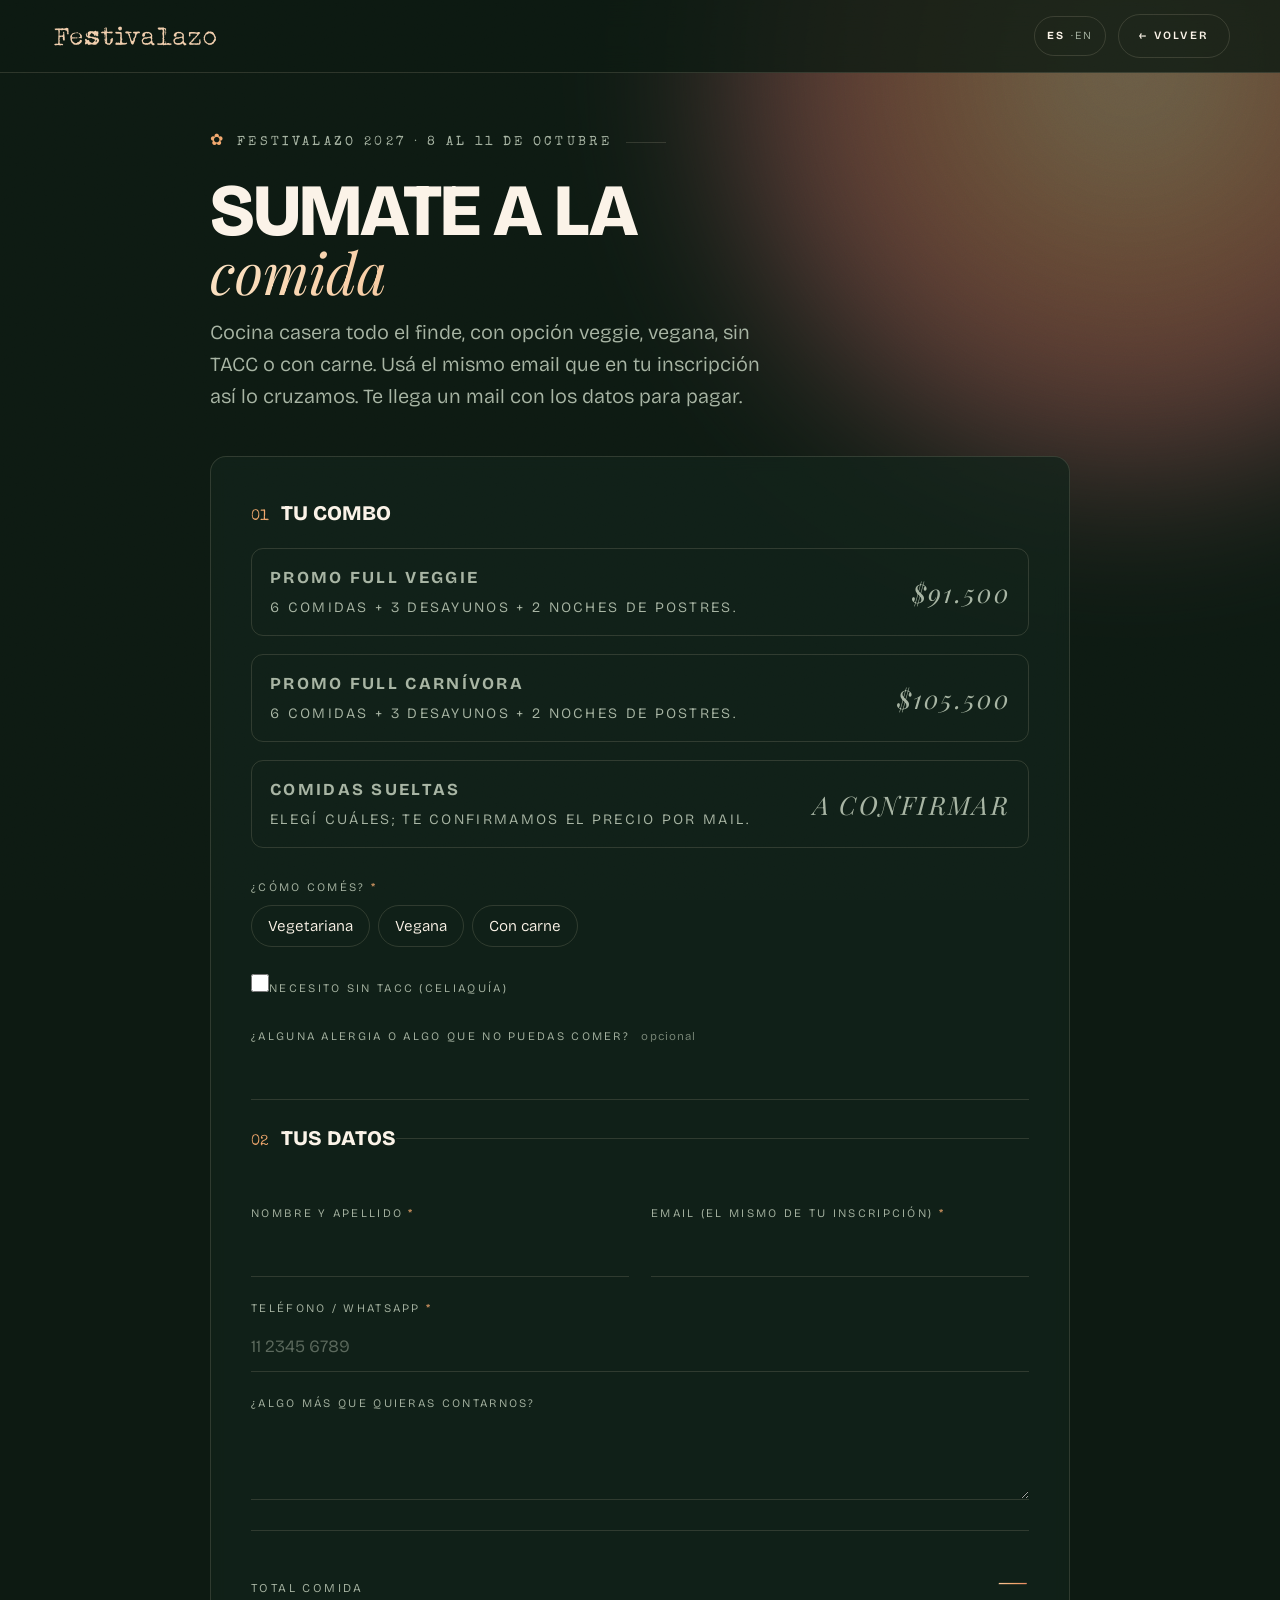
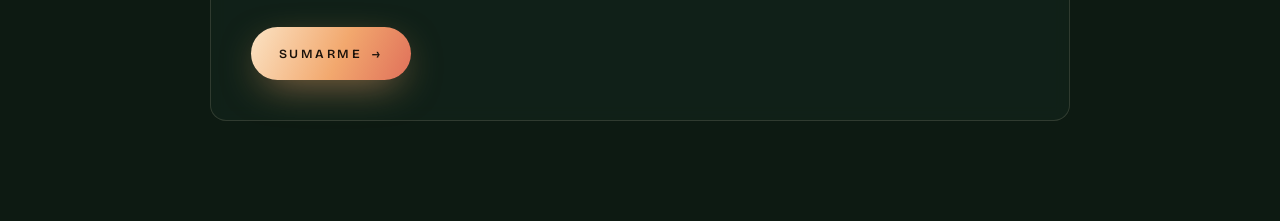
<file: comida.html>
<!doctype html>
<html lang="es">
<head>
<meta charset="utf-8">
<meta name="viewport" content="width=device-width, initial-scale=1">
<title>Comida · Festivalazo 2027</title>
<meta name="description" content="Sumate a la comida de Festivalazo 2027.">
<meta name="theme-color" content="#0d1a12">
<link rel="preconnect" href="https://fonts.googleapis.com">
<link rel="preconnect" href="https://fonts.gstatic.com" crossorigin>
<link href="https://fonts.googleapis.com/css2?family=Bricolage+Grotesque:opsz,wght@12..96,300..800&family=Playfair+Display:ital,wght@1,400;1,500;1,600&family=Special+Elite&display=swap" rel="stylesheet">
<link rel="stylesheet" href="estilos.css?v=7">
<style>
  .ins { padding: 130px 0 100px; position: relative; overflow-x: clip; }
  .ins::before { content: ""; position: absolute; width: 900px; height: 900px; right: -300px; top: -380px; border-radius: 50%; filter: blur(80px); opacity: .4; pointer-events: none;
    background: radial-gradient(circle, #fbe3c4, var(--apricot) 25%, var(--coral) 42%, var(--rose) 56%, transparent 70%); }
  .ins .wrap { position: relative; max-width: 860px; }
  .ins h1 { font-weight: 800; text-transform: uppercase; font-size: clamp(2.4rem, 7vw, 4.6rem); line-height: .92; letter-spacing: -.025em; margin-top: 22px; }
  .ins h1 .it { display: block; font-size: .78em; }
  .ins .lead { margin-top: 18px; }
  form { margin-top: 44px; }
  fieldset { border: 0; display: grid; gap: 22px; }
  fieldset + fieldset { border-top: 1px solid var(--line); padding-top: 30px; }
  legend { font-weight: 800; text-transform: uppercase; font-size: 1.3rem; margin-bottom: 18px; display: flex; gap: 12px; align-items: baseline; }
  legend span { font-family: "Special Elite", monospace; font-weight: 400; color: var(--apricot); font-size: .95rem; }
  .plans { display: grid; gap: 10px; }
  .plan { position: relative; cursor: pointer; }
  .plan input { position: absolute; opacity: 0; }
  .plan .box { display: grid; grid-template-columns: 1fr auto; gap: 4px 16px; align-items: center; border: 1px solid var(--line); border-radius: 12px; padding: 16px 18px; transition: .2s; }
  .plan .box b { font-weight: 700; font-size: 1.05rem; }
  .plan .box p { grid-column: 1; color: var(--muted); font-size: .9rem; }
  .plan .box .pr { grid-row: 1 / 3; grid-column: 2; font-family: "Playfair Display", serif; font-style: italic; font-size: 1.6rem; white-space: nowrap; }
  .plan:hover .box { border-color: var(--peach); }
  .plan input:checked + .box { border-color: var(--apricot); background: linear-gradient(160deg, rgba(242,168,110,.14), transparent 70%); }
  .plan input:focus-visible + .box { outline: 2px solid var(--peach); outline-offset: 2px; }
  select { width: 100%; font: inherit; color: var(--ink); background: var(--bg2); border: 0; border-bottom: 1px solid var(--line); padding: 8px 0 10px; font-size: 1.05rem; }
  .check { display: flex; gap: 12px; align-items: flex-start; cursor: pointer; font-size: .98rem; }
  .check input { margin-top: 5px; accent-color: var(--apricot); width: 18px; height: 18px; flex: none; }
  .policy { border: 1px solid var(--line); border-radius: 12px; padding: 16px 18px; color: var(--muted); font-size: .92rem; }
  .policy b { color: var(--ink); }
  .policy li { margin-left: 18px; margin-top: 4px; }
  .q[hidden] { display: none; }
  .q.bad .opts span, .q.bad select, .q.bad textarea { border-color: #ffb3a0; }
  .total { display: flex; justify-content: space-between; align-items: baseline; gap: 16px; flex-wrap: wrap; border-top: 1px solid var(--line); padding-top: 22px; }
  .total .v { font-family: "Playfair Display", serif; font-style: italic; font-size: 2rem; }
  .pay { margin-top: 18px; text-align: left; border: 1px solid var(--line); border-radius: 12px; padding: 18px 20px; }
  .pay li { list-style: none; padding: 6px 0; border-bottom: 1px solid var(--line); }
  .pay li:last-child { border-bottom: 0; }
  .pay li span { color: var(--muted); font-size: .72rem; letter-spacing: .2em; text-transform: uppercase; display: block; }
  .done p { max-width: 520px; margin: 8px auto 0; }
</style>
</head>
<body>

<nav id="nav" class="solid">
  <div class="wrap">
    <a href="index.html" aria-label="Festivalazo, inicio"><span class="logo"></span></a>
    <div class="nav-r"><a class="lang" href="en/comida.html" hreflang="en" lang="en" aria-label="English version"><b>ES</b>·EN</a><a class="btn line" href="index.html#comida" style="padding:12px 20px; font-size:.7rem">← Volver</a></div>
  </div>
</nav>

<main class="ins">
  <div class="wrap">
    <div class="eyebrow">Festivalazo 2027 · 8 al 11 de octubre</div>
    <h1>Sumate a la <span class="it grad">comida</span></h1>
    <p class="lead">Cocina casera todo el finde, con opción veggie, vegana, sin TACC o con carne. Usá el mismo email que en tu inscripción así lo cruzamos. Te llega un mail con los datos para pagar.</p>

    <form id="form" novalidate>
      <input type="hidden" name="tipo" value="comida">
      <fieldset>
        <legend><span>01</span> Tu combo</legend>
        <div class="q" data-req="radio" data-name="opcion">
          <div class="plans">
            <label class="plan"><input type="radio" name="opcion" value="Promo full veggie" data-precio="91500"><span class="box"><b>Promo full veggie</b><p>6 comidas + 3 desayunos + 2 noches de postres.</p><span class="pr">$91.500</span></span></label>
            <label class="plan"><input type="radio" name="opcion" value="Promo full carnívora" data-precio="105500"><span class="box"><b>Promo full carnívora</b><p>6 comidas + 3 desayunos + 2 noches de postres.</p><span class="pr">$105.500</span></span></label>
            <label class="plan"><input type="radio" name="opcion" value="Comidas sueltas" data-precio=""><span class="box"><b>Comidas sueltas</b><p>Elegí cuáles; te confirmamos el precio por mail.</p><span class="pr">a confirmar</span></span></label>
          </div>
          <p class="err">Elegí una opción.</p>
        </div>
        <div class="q" id="q-sueltas" data-req="radio" data-name="sueltas" hidden><span class="lbl-t">¿Qué comidas querés? <span class="req">*</span></span>
          <div class="opts">
            <label><input type="checkbox" name="sueltas" value="Desayunos"><span>Desayunos</span></label>
            <label><input type="checkbox" name="sueltas" value="Viernes cena"><span>Viernes cena</span></label>
            <label><input type="checkbox" name="sueltas" value="Sábado almuerzo"><span>Sábado almuerzo</span></label>
            <label><input type="checkbox" name="sueltas" value="Sábado cena"><span>Sábado cena</span></label>
            <label><input type="checkbox" name="sueltas" value="Domingo almuerzo"><span>Domingo almuerzo</span></label>
            <label><input type="checkbox" name="sueltas" value="Domingo cena"><span>Domingo cena</span></label>
            <label><input type="checkbox" name="sueltas" value="Lunes almuerzo"><span>Lunes almuerzo</span></label>
          </div>
          <p class="err">Elegí al menos una comida.</p>
        </div>
        <div class="q" data-req="radio" data-name="dieta"><span class="lbl-t">¿Cómo comés? <span class="req">*</span></span>
          <div class="opts">
            <label><input type="radio" name="dieta" value="Vegetariana"><span>Vegetariana</span></label>
            <label><input type="radio" name="dieta" value="Vegana"><span>Vegana</span></label>
            <label><input type="radio" name="dieta" value="Con carne"><span>Con carne</span></label>
          </div>
          <p class="err">Elegí una opción.</p>
        </div>
        <div class="q"><label class="check"><input type="checkbox" name="sintacc" value="Sí"><span>Necesito sin TACC (celiaquía)</span></label></div>
        <div class="q"><label for="alergias">¿Alguna alergia o algo que no puedas comer? <span class="hint">opcional</span></label><input type="text" id="alergias" name="alergias"></div>
      </fieldset>

      <fieldset>
        <legend><span>02</span> Tus datos</legend>
        <div class="two">
          <div class="q" data-req="text"><label for="nombre">Nombre y apellido <span class="req">*</span></label><input type="text" id="nombre" name="nombre" autocomplete="name"><p class="err">Completá este dato.</p></div>
          <div class="q" data-req="email"><label for="email">Email (el mismo de tu inscripción) <span class="req">*</span></label><input type="email" id="email" name="email" autocomplete="email"><p class="err">Revisá el email.</p></div>
        </div>
        <div class="q" data-req="text"><label for="whatsapp">Teléfono / WhatsApp <span class="req">*</span></label><input type="tel" id="whatsapp" name="whatsapp" autocomplete="tel" placeholder="11 2345 6789"><p class="err">Completá este dato.</p></div>
        <div class="q"><label for="mensaje">¿Algo más que quieras contarnos?</label><textarea id="mensaje" name="mensaje"></textarea></div>
      </fieldset>

      <div class="total"><span class="caps" style="color:var(--muted); font-size:.75rem; letter-spacing:.2em; text-transform:uppercase">Total comida</span><span class="v grad" id="total">—</span></div>
      <div><button class="btn fill" type="submit" id="send">Sumarme <span class="arr">→</span></button></div>

      <div class="done">
        <span class="it grad">¡Buen provecho, <span id="d-nombre"></span>!</span>
        <p>Recibimos tu pedido de comida. Te mandamos un mail con esta info.</p>
        <ul class="pay">
          <li><span>Importe</span><b id="d-importe"></b></li>
          <li><span>Alias</span><b>festivalazo.elorigen</b></li>
          <li><span>Cuenta</span>Naranja · a nombre de Aricelli Villoldo</li>
          <li><span>Comprobante</span>Mandalo respondiendo el mail que te llega.</li>
        </ul>
        <p style="margin-top:20px"><a class="btn line" href="index.html">Volver a la web</a> <a class="btn line" href="inscripcion.html">¿Todavía no te inscribiste?</a></p>
      </div>
    </form>
  </div>
</main>

<script>
// Misma dirección que la inscripción: el campo "tipo: comida" hace que se guarde en la pestaña Comidas.
const ENDPOINT = "https://script.google.com/macros/s/AKfycbz0aknpzk3-oK-5X6jORKGYdqEmJzur0gTHPdk763Zi1i0yWj58YdbolTvFQNi2IcFYZw/exec";

const form = document.getElementById("form");
const fmt = n => n ? "$" + Number(n).toLocaleString("es-AR") : "a confirmar";
const precio = () => { const r = form.querySelector('input[name=opcion]:checked'); return r ? r.dataset.precio : ""; };
form.addEventListener("change", e => {
  if (e.target.name === "opcion") {
    document.getElementById("total").textContent = fmt(precio());
    document.getElementById("q-sueltas").hidden = e.target.value !== "Comidas sueltas";
  }
  const q = e.target.closest(".q.bad"); if (q) check(q);
});

function check(q) {
  const t = q.dataset.req; let ok = true;
  if (q.hidden) ok = true;
  else if (t === "radio") ok = !!form.querySelector(`input[name=${q.dataset.name}]:checked`);
  else { const v = q.querySelector("input").value.trim(); ok = !!v && (t !== "email" || /^\S+@\S+\.\S+$/.test(v)); }
  q.classList.toggle("bad", !ok); return ok;
}

form.addEventListener("submit", async e => {
  e.preventDefault();
  const bad = [...form.querySelectorAll(".q[data-req]")].filter(q => !check(q));
  if (bad.length) { bad[0].scrollIntoView({ behavior: "smooth", block: "center" }); return; }
  const fd = new FormData(form), data = {};
  for (const [k, v] of fd) data[k] = data[k] ? data[k] + ", " + v : v;
  data.precio = precio();
  const btn = document.getElementById("send");
  btn.disabled = true; btn.textContent = "Enviando…";
  try {
    await fetch(ENDPOINT, { method: "POST", headers: { "Content-Type": "text/plain;charset=utf-8" }, body: JSON.stringify(data) });
    document.getElementById("d-nombre").textContent = data.nombre.split(" ")[0];
    document.getElementById("d-importe").textContent = data.precio ? fmt(data.precio) : "Te lo confirmamos por mail";
    form.classList.add("sent");
    scrollTo({ top: form.offsetTop - 100, behavior: "smooth" });
  } catch (err) {
    btn.disabled = false; btn.innerHTML = 'Sumarme <span class="arr">→</span>';
    alert("No pudimos enviar el pedido. Probá de nuevo en un ratito o escribinos por Instagram.");
  }
});
</script>
</body>
</html>
</file>
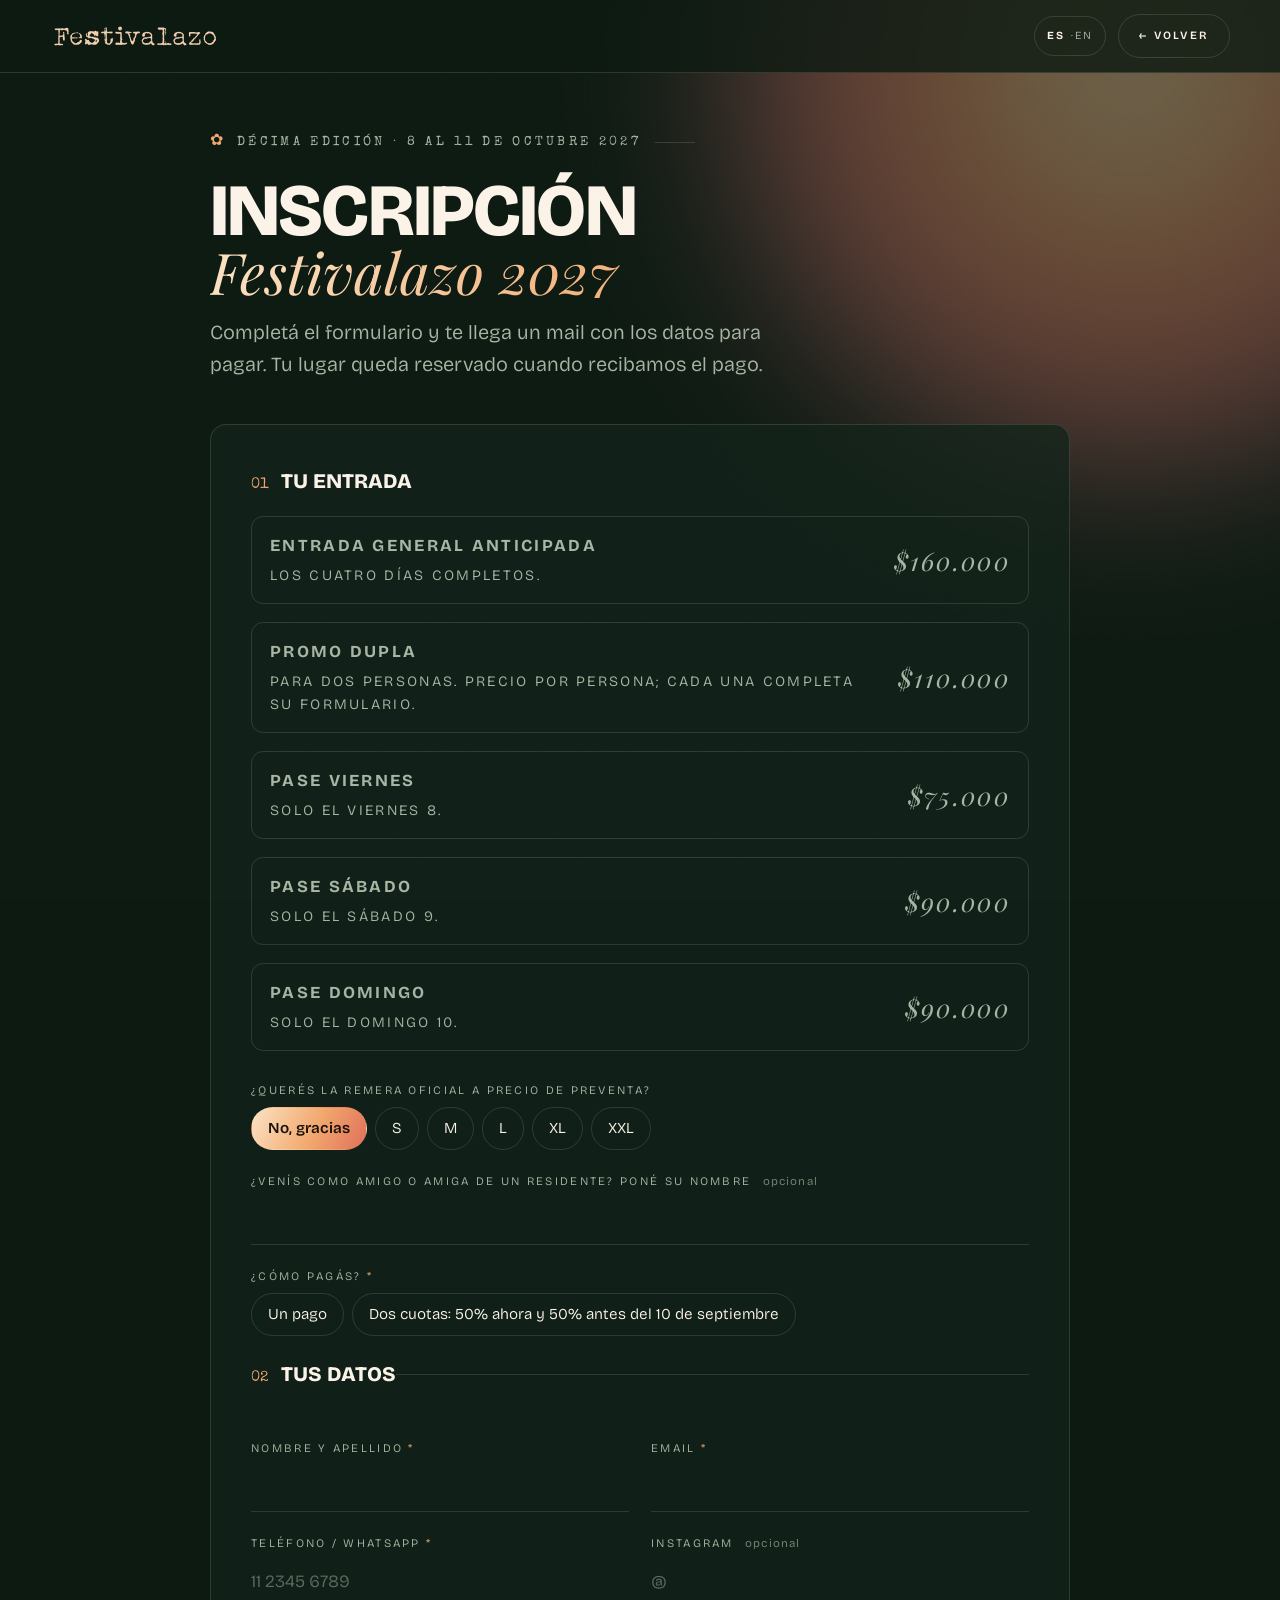
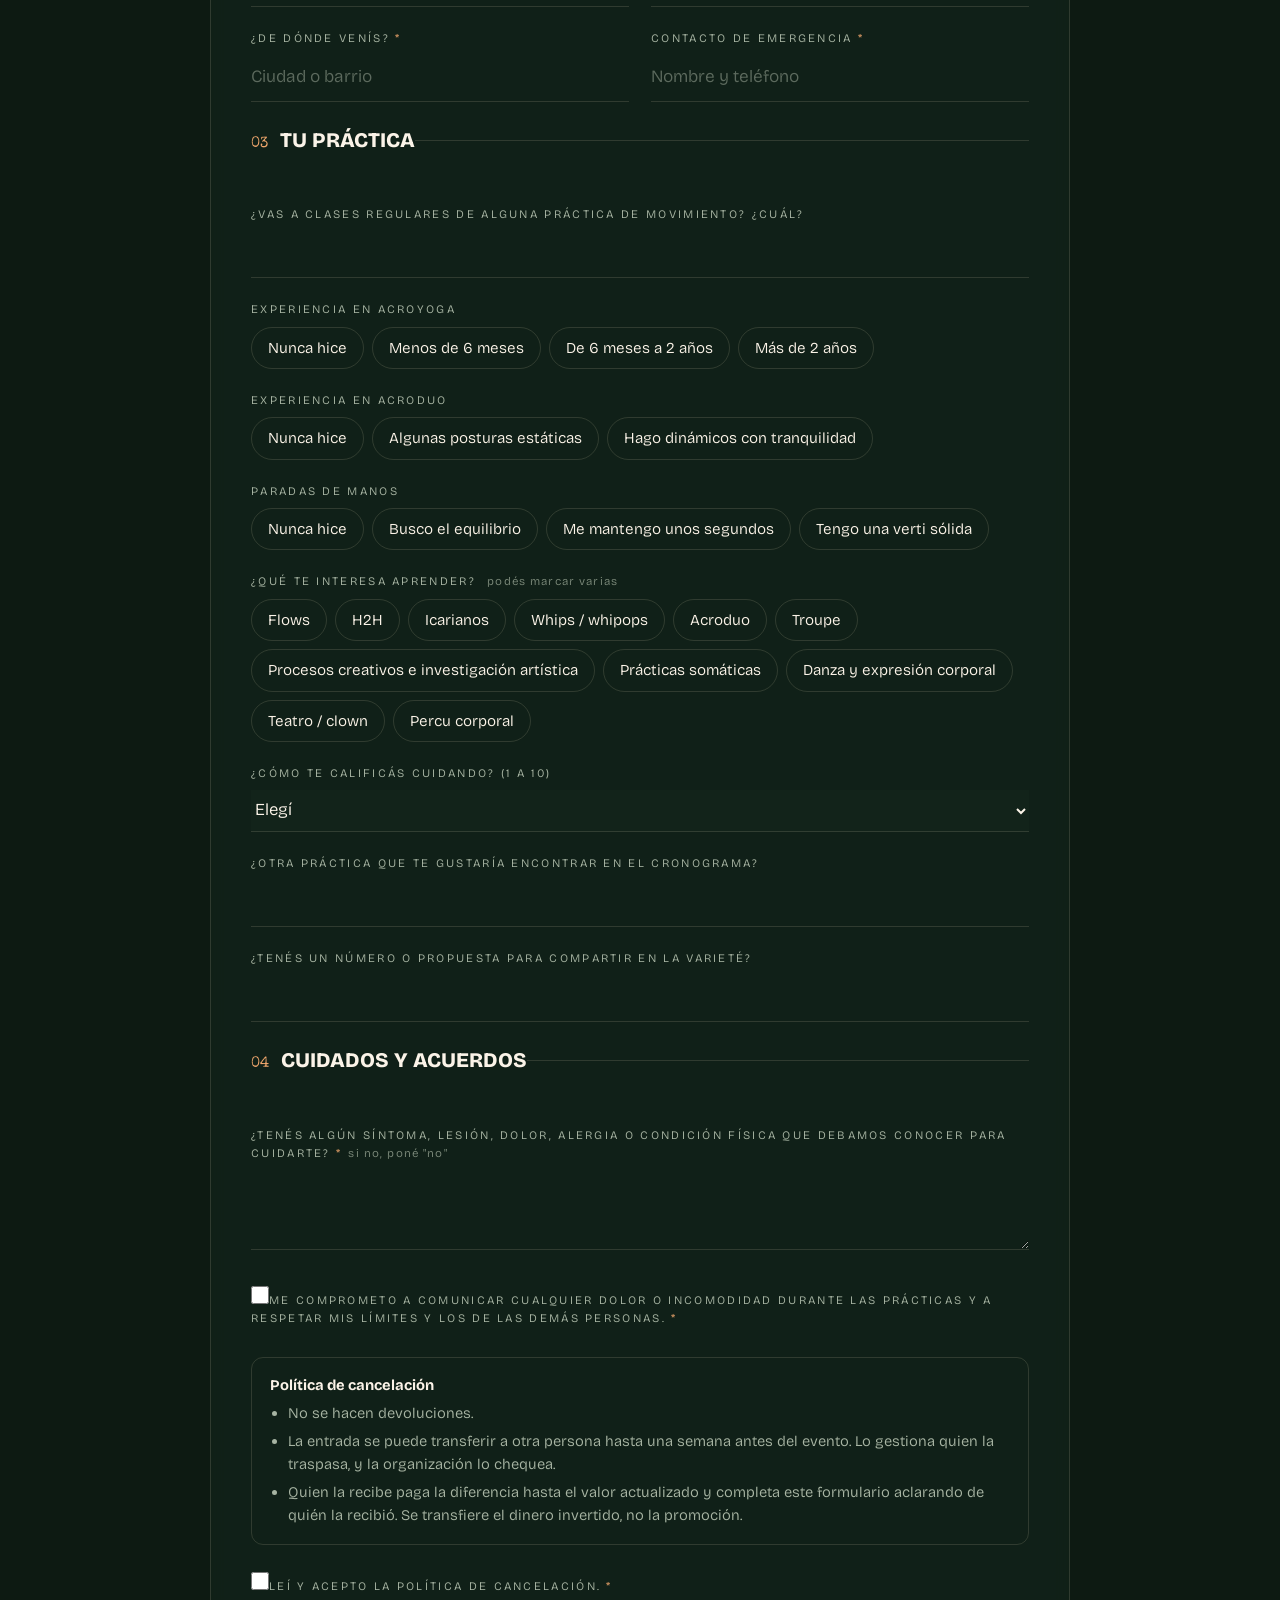
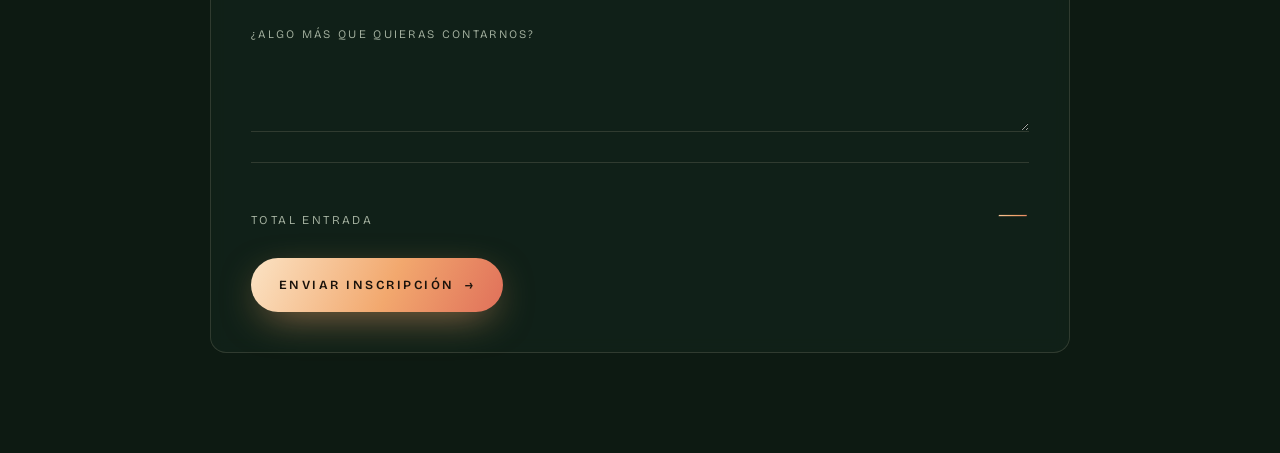
<file: inscripcion.html>
<!doctype html>
<html lang="es">
<head>
<meta charset="utf-8">
<meta name="viewport" content="width=device-width, initial-scale=1">
<title>Inscripción · Festivalazo 2027</title>
<meta name="description" content="Inscribite a Festivalazo 2027, décima edición: 8 al 11 de octubre.">
<meta name="theme-color" content="#0d1a12">
<link rel="preconnect" href="https://fonts.googleapis.com">
<link rel="preconnect" href="https://fonts.gstatic.com" crossorigin>
<link href="https://fonts.googleapis.com/css2?family=Bricolage+Grotesque:opsz,wght@12..96,300..800&family=Playfair+Display:ital,wght@1,400;1,500;1,600&family=Special+Elite&display=swap" rel="stylesheet">
<link rel="stylesheet" href="estilos.css?v=7">
<style>
  .ins { padding: 130px 0 100px; position: relative; overflow-x: clip; }
  .ins::before { content: ""; position: absolute; width: 900px; height: 900px; right: -300px; top: -380px; border-radius: 50%; filter: blur(80px); opacity: .4; pointer-events: none;
    background: radial-gradient(circle, #fbe3c4, var(--apricot) 25%, var(--coral) 42%, var(--rose) 56%, transparent 70%); }
  .ins .wrap { position: relative; max-width: 860px; }
  .ins h1 { font-weight: 800; text-transform: uppercase; font-size: clamp(2.4rem, 7vw, 4.6rem); line-height: .92; letter-spacing: -.025em; margin-top: 22px; }
  .ins h1 .it { display: block; font-size: .78em; }
  .ins .lead { margin-top: 18px; }
  form { margin-top: 44px; }
  fieldset { border: 0; display: grid; gap: 22px; }
  fieldset + fieldset { border-top: 1px solid var(--line); padding-top: 30px; }
  legend { font-weight: 800; text-transform: uppercase; font-size: 1.3rem; margin-bottom: 18px; display: flex; gap: 12px; align-items: baseline; }
  legend span { font-family: "Special Elite", monospace; font-weight: 400; color: var(--apricot); font-size: .95rem; }
  .plans { display: grid; gap: 10px; }
  .plan { position: relative; cursor: pointer; }
  .plan input { position: absolute; opacity: 0; }
  .plan .box { display: grid; grid-template-columns: 1fr auto; gap: 4px 16px; align-items: center; border: 1px solid var(--line); border-radius: 12px; padding: 16px 18px; transition: .2s; }
  .plan .box b { font-weight: 700; font-size: 1.05rem; }
  .plan .box p { grid-column: 1; color: var(--muted); font-size: .9rem; }
  .plan .box .pr { grid-row: 1 / 3; grid-column: 2; font-family: "Playfair Display", serif; font-style: italic; font-size: 1.6rem; white-space: nowrap; }
  .plan:hover .box { border-color: var(--peach); }
  .plan input:checked + .box { border-color: var(--apricot); background: linear-gradient(160deg, rgba(242,168,110,.14), transparent 70%); }
  .plan input:focus-visible + .box { outline: 2px solid var(--peach); outline-offset: 2px; }
  select { width: 100%; font: inherit; color: var(--ink); background: var(--bg2); border: 0; border-bottom: 1px solid var(--line); padding: 8px 0 10px; font-size: 1.05rem; }
  .check { display: flex; gap: 12px; align-items: flex-start; cursor: pointer; font-size: .98rem; }
  .check input { margin-top: 5px; accent-color: var(--apricot); width: 18px; height: 18px; flex: none; }
  .policy { border: 1px solid var(--line); border-radius: 12px; padding: 16px 18px; color: var(--muted); font-size: .92rem; }
  .policy b { color: var(--ink); }
  .policy li { margin-left: 18px; margin-top: 4px; }
  .q[hidden] { display: none; }
  .q.bad .opts span, .q.bad select, .q.bad textarea { border-color: #ffb3a0; }
  .total { display: flex; justify-content: space-between; align-items: baseline; gap: 16px; flex-wrap: wrap; border-top: 1px solid var(--line); padding-top: 22px; }
  .total .v { font-family: "Playfair Display", serif; font-style: italic; font-size: 2rem; }
  .pay { margin-top: 18px; text-align: left; border: 1px solid var(--line); border-radius: 12px; padding: 18px 20px; }
  .pay li { list-style: none; padding: 6px 0; border-bottom: 1px solid var(--line); }
  .pay li:last-child { border-bottom: 0; }
  .pay li span { color: var(--muted); font-size: .72rem; letter-spacing: .2em; text-transform: uppercase; display: block; }
  .done p { max-width: 520px; margin: 8px auto 0; }
</style>
</head>
<body>

<nav id="nav" class="solid">
  <div class="wrap">
    <a href="index.html" aria-label="Festivalazo, inicio"><span class="logo"></span></a>
    <div class="nav-r"><a class="lang" href="en/inscripcion.html" hreflang="en" lang="en" aria-label="English version"><b>ES</b>·EN</a><a class="btn line" href="index.html" style="padding:12px 20px; font-size:.7rem">← Volver</a></div>
  </div>
</nav>

<main class="ins">
  <div class="wrap">
    <div class="eyebrow">Décima edición · 8 al 11 de octubre 2027</div>
    <h1>Inscripción <span class="it grad">Festivalazo 2027</span></h1>
    <p class="lead">Completá el formulario y te llega un mail con los datos para pagar. Tu lugar queda reservado cuando recibamos el pago.</p>

    <form id="form" novalidate>
      <fieldset>
        <legend><span>01</span> Tu entrada</legend>
        <div class="q" data-req="radio" data-name="entrada">
          <div class="plans">
            <label class="plan"><input type="radio" name="entrada" value="Entrada general anticipada" data-precio="160000"><span class="box"><b>Entrada general anticipada</b><p>Los cuatro días completos.</p><span class="pr">$160.000</span></span></label>
            <label class="plan"><input type="radio" name="entrada" value="Promo dupla" data-precio="110000"><span class="box"><b>Promo dupla</b><p>Para dos personas. Precio por persona; cada una completa su formulario.</p><span class="pr">$110.000</span></span></label>
            <label class="plan"><input type="radio" name="entrada" value="Pase viernes" data-precio="75000"><span class="box"><b>Pase viernes</b><p>Solo el viernes 8.</p><span class="pr">$75.000</span></span></label>
            <label class="plan"><input type="radio" name="entrada" value="Pase sábado" data-precio="90000"><span class="box"><b>Pase sábado</b><p>Solo el sábado 9.</p><span class="pr">$90.000</span></span></label>
            <label class="plan"><input type="radio" name="entrada" value="Pase domingo" data-precio="90000"><span class="box"><b>Pase domingo</b><p>Solo el domingo 10.</p><span class="pr">$90.000</span></span></label>
          </div>
          <p class="err">Elegí una entrada.</p>
        </div>
        <div class="q" id="q-dupla" data-req="text" hidden><label for="dupla">Nombre completo de tu compa de dupla <span class="req">*</span></label><input type="text" id="dupla" name="dupla"><p class="err">Completá este dato.</p></div>
        <div class="q"><span class="lbl-t">¿Querés la remera oficial a precio de preventa?</span>
          <div class="opts">
            <label><input type="radio" name="remera" value="No, gracias" checked><span>No, gracias</span></label>
            <label><input type="radio" name="remera" value="Talle S"><span>S</span></label>
            <label><input type="radio" name="remera" value="Talle M"><span>M</span></label>
            <label><input type="radio" name="remera" value="Talle L"><span>L</span></label>
            <label><input type="radio" name="remera" value="Talle XL"><span>XL</span></label>
            <label><input type="radio" name="remera" value="Talle XXL"><span>XXL</span></label>
          </div>
        </div>
        <div class="q"><label for="residente">¿Venís como amigo o amiga de un residente? Poné su nombre <span class="hint">opcional</span></label><input type="text" id="residente" name="residente"></div>
        <div class="q" data-req="radio" data-name="pago"><span class="lbl-t">¿Cómo pagás? <span class="req">*</span></span>
          <div class="opts">
            <label><input type="radio" name="pago" value="Un pago"><span>Un pago</span></label>
            <label><input type="radio" name="pago" value="Dos cuotas (50% ahora, 50% antes del 10 de septiembre)"><span>Dos cuotas: 50% ahora y 50% antes del 10 de septiembre</span></label>
          </div>
          <p class="err">Elegí una opción.</p>
        </div>
      </fieldset>

      <fieldset>
        <legend><span>02</span> Tus datos</legend>
        <div class="two">
          <div class="q" data-req="text"><label for="nombre">Nombre y apellido <span class="req">*</span></label><input type="text" id="nombre" name="nombre" autocomplete="name"><p class="err">Completá este dato.</p></div>
          <div class="q" data-req="email"><label for="email">Email <span class="req">*</span></label><input type="email" id="email" name="email" autocomplete="email"><p class="err">Revisá el email.</p></div>
        </div>
        <div class="two">
          <div class="q" data-req="text"><label for="whatsapp">Teléfono / WhatsApp <span class="req">*</span></label><input type="tel" id="whatsapp" name="whatsapp" autocomplete="tel" placeholder="11 2345 6789"><p class="err">Completá este dato.</p></div>
          <div class="q"><label for="instagram">Instagram <span class="hint">opcional</span></label><input type="text" id="instagram" name="instagram" placeholder="@"></div>
        </div>
        <div class="two">
          <div class="q" data-req="text"><label for="desde">¿De dónde venís? <span class="req">*</span></label><input type="text" id="desde" name="desde" placeholder="Ciudad o barrio"><p class="err">Completá este dato.</p></div>
          <div class="q" data-req="text"><label for="emergencia">Contacto de emergencia <span class="req">*</span></label><input type="text" id="emergencia" name="emergencia" placeholder="Nombre y teléfono"><p class="err">Completá este dato.</p></div>
        </div>
      </fieldset>

      <fieldset>
        <legend><span>03</span> Tu práctica</legend>
        <div class="q"><label for="clases">¿Vas a clases regulares de alguna práctica de movimiento? ¿Cuál?</label><input type="text" id="clases" name="clases"></div>
        <div class="q"><span class="lbl-t">Experiencia en acroyoga</span>
          <div class="opts">
            <label><input type="radio" name="acroyoga" value="Nunca hice"><span>Nunca hice</span></label>
            <label><input type="radio" name="acroyoga" value="Menos de 6 meses"><span>Menos de 6 meses</span></label>
            <label><input type="radio" name="acroyoga" value="De 6 meses a 2 años"><span>De 6 meses a 2 años</span></label>
            <label><input type="radio" name="acroyoga" value="Más de 2 años"><span>Más de 2 años</span></label>
          </div>
        </div>
        <div class="q"><span class="lbl-t">Experiencia en acroduo</span>
          <div class="opts">
            <label><input type="radio" name="acroduo" value="Nunca hice"><span>Nunca hice</span></label>
            <label><input type="radio" name="acroduo" value="Hice algunas posturas estáticas"><span>Algunas posturas estáticas</span></label>
            <label><input type="radio" name="acroduo" value="Hago dinámicos con tranquilidad"><span>Hago dinámicos con tranquilidad</span></label>
          </div>
        </div>
        <div class="q"><span class="lbl-t">Paradas de manos</span>
          <div class="opts">
            <label><input type="radio" name="verticales" value="Nunca hice"><span>Nunca hice</span></label>
            <label><input type="radio" name="verticales" value="Estoy buscando el equilibrio"><span>Busco el equilibrio</span></label>
            <label><input type="radio" name="verticales" value="Puedo mantenerme unos segundos"><span>Me mantengo unos segundos</span></label>
            <label><input type="radio" name="verticales" value="Tengo una verti sólida"><span>Tengo una verti sólida</span></label>
          </div>
        </div>
        <div class="q"><span class="lbl-t">¿Qué te interesa aprender? <span class="hint">podés marcar varias</span></span>
          <div class="opts" id="intereses"></div>
        </div>
        <div class="q"><label for="cuidado">¿Cómo te calificás cuidando? (1 a 10)</label>
          <select id="cuidado" name="cuidado"><option value="">Elegí</option></select>
        </div>
        <div class="q"><label for="otra">¿Otra práctica que te gustaría encontrar en el cronograma?</label><input type="text" id="otra" name="otra"></div>
        <div class="q"><label for="variete">¿Tenés un número o propuesta para compartir en la varieté?</label><input type="text" id="variete" name="variete"></div>
      </fieldset>

      <fieldset>
        <legend><span>04</span> Cuidados y acuerdos</legend>
        <div class="q" data-req="textarea"><label for="salud">¿Tenés algún síntoma, lesión, dolor, alergia o condición física que debamos conocer para cuidarte? <span class="req">*</span><span class="hint">si no, poné "no"</span></label><textarea id="salud" name="salud"></textarea><p class="err">Completá este dato.</p></div>
        <div class="q" data-req="check"><label class="check"><input type="checkbox" name="acuerdo" value="Sí"><span>Me comprometo a comunicar cualquier dolor o incomodidad durante las prácticas y a respetar mis límites y los de las demás personas. <span class="req">*</span></span></label><p class="err">Necesitamos tu acuerdo.</p></div>
        <div class="policy">
          <b>Política de cancelación</b>
          <ul>
            <li>No se hacen devoluciones.</li>
            <li>La entrada se puede transferir a otra persona hasta una semana antes del evento. Lo gestiona quien la traspasa, y la organización lo chequea.</li>
            <li>Quien la recibe paga la diferencia hasta el valor actualizado y completa este formulario aclarando de quién la recibió. Se transfiere el dinero invertido, no la promoción.</li>
          </ul>
        </div>
        <div class="q" data-req="check"><label class="check"><input type="checkbox" name="politica" value="Sí"><span>Leí y acepto la política de cancelación. <span class="req">*</span></span></label><p class="err">Necesitamos tu acuerdo.</p></div>
        <div class="q"><label for="mensaje">¿Algo más que quieras contarnos?</label><textarea id="mensaje" name="mensaje"></textarea></div>
      </fieldset>

      <div class="total"><span class="caps" style="color:var(--muted); font-size:.75rem; letter-spacing:.2em; text-transform:uppercase">Total entrada</span><span class="v grad" id="total">—</span></div>
      <div><button class="btn fill" type="submit" id="send">Enviar inscripción <span class="arr">→</span></button></div>

      <div class="done">
        <span class="it grad">¡Gracias, <span id="d-nombre"></span>!</span>
        <p>Recibimos tu inscripción. Te mandamos un mail con esta info. Tu lugar queda reservado cuando recibamos el pago.</p>
        <ul class="pay">
          <li><span>Importe</span><b id="d-importe"></b></li>
          <li><span>Alias</span><b>festivalazo.elorigen</b></li>
          <li><span>Cuenta</span>Naranja · a nombre de Aricelli Villoldo</li>
          <li><span>Comprobante</span>Mandalo respondiendo el mail que te llega.</li>
        </ul>
        <p style="margin-top:20px"><a class="btn fill" href="comida.html">Sumar la comida <span class="arr">→</span></a> <a class="btn line" href="index.html">Volver a la web</a></p>
      </div>
    </form>
  </div>
</main>

<script>
// Dirección del Google Apps Script que guarda cada inscripción en la planilla.
const ENDPOINT = "https://script.google.com/macros/s/AKfycbz0aknpzk3-oK-5X6jORKGYdqEmJzur0gTHPdk763Zi1i0yWj58YdbolTvFQNi2IcFYZw/exec";

const INTERESES = ["Flows", "H2H", "Icarianos", "Whips / whipops", "Acroduo", "Troupe", "Procesos creativos e investigación artística", "Prácticas somáticas", "Danza y expresión corporal", "Teatro / clown", "Percu corporal"];
document.getElementById("intereses").innerHTML = INTERESES.map(i => `<label><input type="checkbox" name="intereses" value="${i}"><span>${i}</span></label>`).join("");
document.getElementById("cuidado").insertAdjacentHTML("beforeend", Array.from({ length: 10 }, (_, i) => `<option>${i + 1}</option>`).join(""));

const form = document.getElementById("form");
const fmt = n => "$" + Number(n).toLocaleString("es-AR");
const precio = () => { const r = form.querySelector('input[name=entrada]:checked'); return r ? r.dataset.precio : ""; };
form.addEventListener("change", e => {
  if (e.target.name === "entrada") {
    document.getElementById("total").textContent = fmt(precio());
    document.getElementById("q-dupla").hidden = e.target.value !== "Promo dupla";
  }
  const q = e.target.closest(".q.bad"); if (q) check(q);
});

function check(q) {
  const t = q.dataset.req; let ok = true;
  if (q.hidden) ok = true;
  else if (t === "radio") ok = !!form.querySelector(`input[name=${q.dataset.name}]:checked`);
  else if (t === "check") ok = q.querySelector("input").checked;
  else if (t === "textarea") ok = !!q.querySelector("textarea").value.trim();
  else { const v = q.querySelector("input").value.trim(); ok = !!v && (t !== "email" || /^\S+@\S+\.\S+$/.test(v)); }
  q.classList.toggle("bad", !ok); return ok;
}

form.addEventListener("submit", async e => {
  e.preventDefault();
  const bad = [...form.querySelectorAll(".q[data-req]")].filter(q => !check(q));
  if (bad.length) { bad[0].scrollIntoView({ behavior: "smooth", block: "center" }); return; }
  const fd = new FormData(form), data = {};
  for (const [k, v] of fd) data[k] = data[k] ? data[k] + ", " + v : v;
  data.precio = precio();
  const btn = document.getElementById("send");
  btn.disabled = true; btn.textContent = "Enviando…";
  try {
    if (ENDPOINT) await fetch(ENDPOINT, { method: "POST", headers: { "Content-Type": "text/plain;charset=utf-8" }, body: JSON.stringify(data) });
    else console.log("Modo prueba · inscripción:", data);
    document.getElementById("d-nombre").textContent = data.nombre.split(" ")[0];
    document.getElementById("d-importe").textContent = fmt(data.precio) + (data.pago.startsWith("Dos") ? " (o la mitad ahora y la otra mitad antes del 10 de septiembre)" : "");
    form.classList.add("sent");
    scrollTo({ top: form.offsetTop - 100, behavior: "smooth" });
  } catch (err) {
    btn.disabled = false; btn.innerHTML = 'Enviar inscripción <span class="arr">→</span>';
    alert("No pudimos enviar la inscripción. Probá de nuevo en un ratito o escribinos por Instagram.");
  }
});
</script>
</body>
</html>
</file>
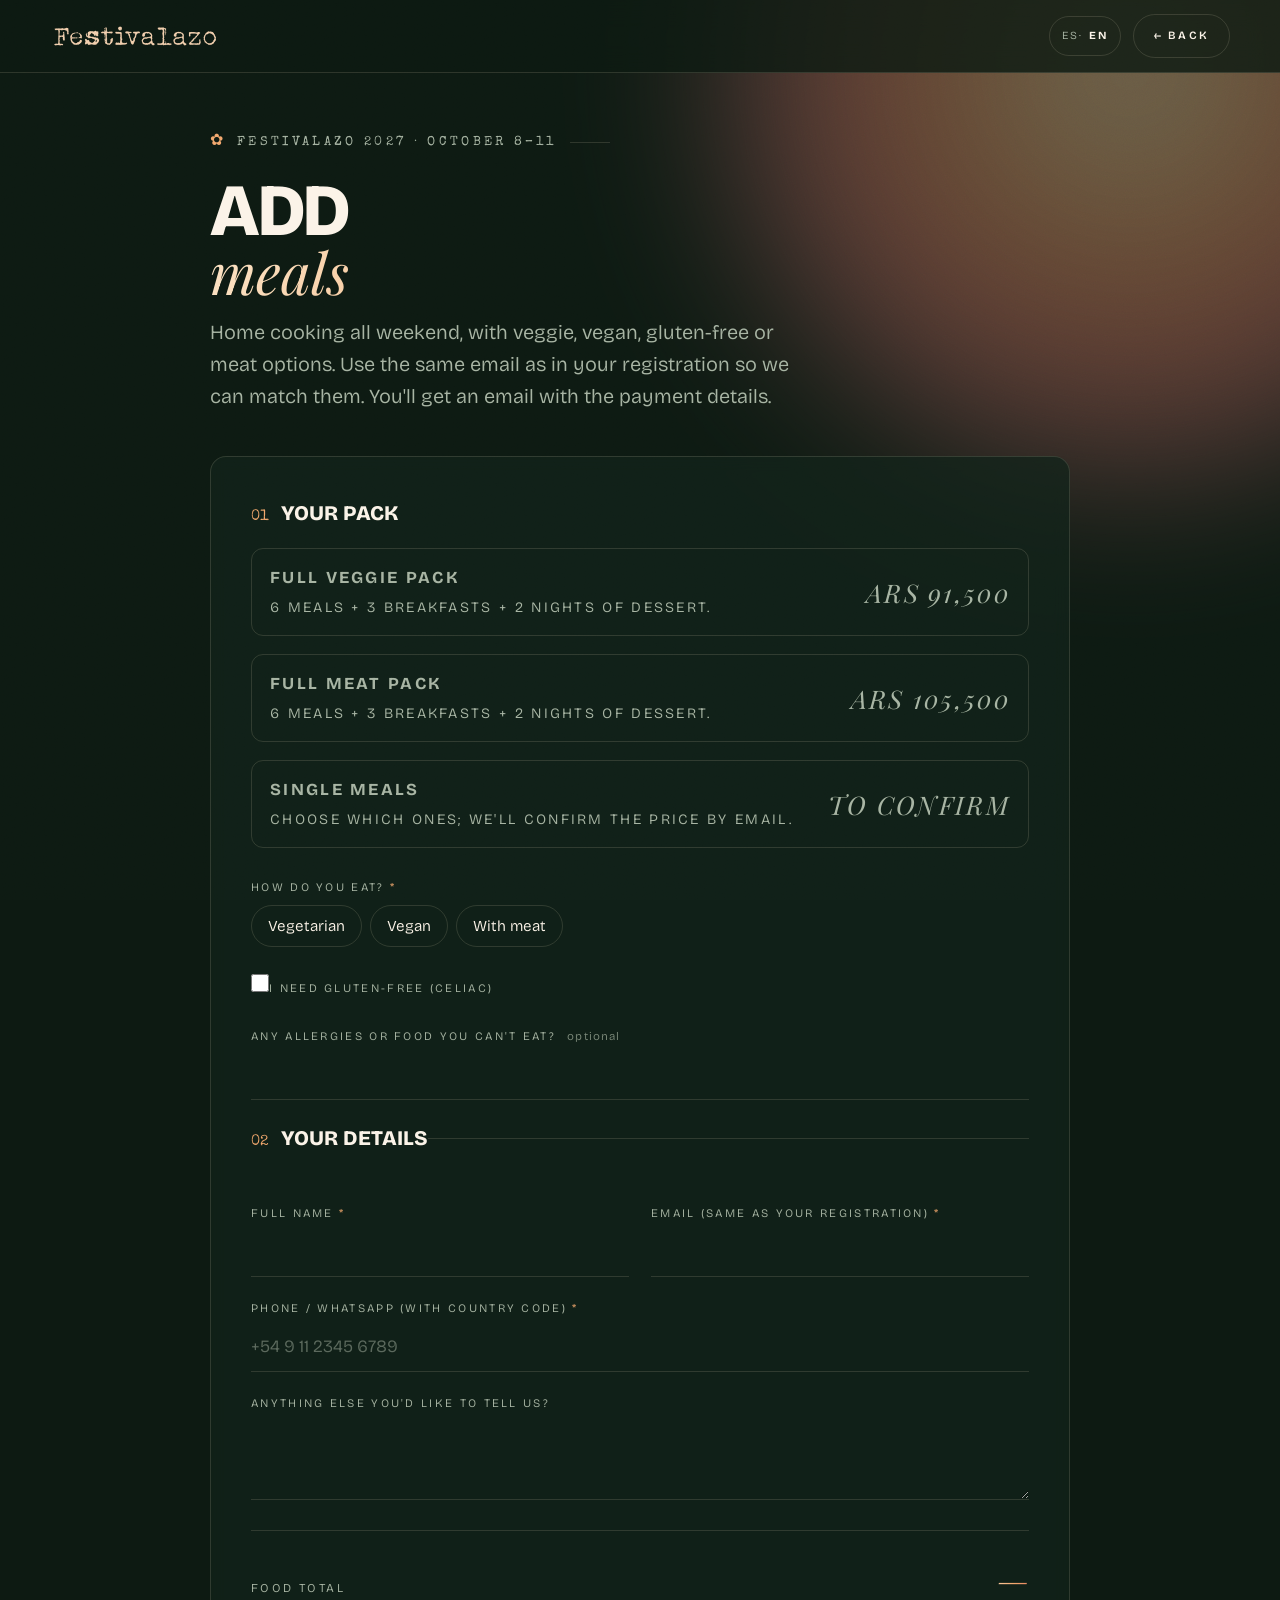
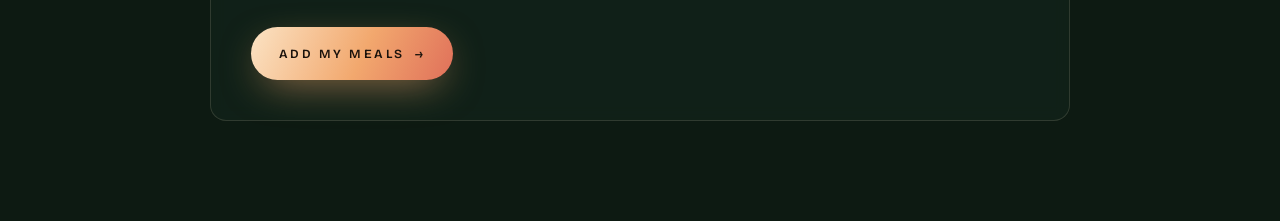
<file: en/comida.html>
<!doctype html>
<html lang="en">
<head>
<meta charset="utf-8">
<meta name="viewport" content="width=device-width, initial-scale=1">
<title>Food · Festivalazo 2027</title>
<meta name="description" content="Add meals to your Festivalazo 2027 stay.">
<meta name="theme-color" content="#0d1a12">
<link rel="preconnect" href="https://fonts.googleapis.com">
<link rel="preconnect" href="https://fonts.gstatic.com" crossorigin>
<link href="https://fonts.googleapis.com/css2?family=Bricolage+Grotesque:opsz,wght@12..96,300..800&family=Playfair+Display:ital,wght@1,400;1,500;1,600&family=Special+Elite&display=swap" rel="stylesheet">
<link rel="stylesheet" href="../estilos.css?v=7">
<style>
  .ins { padding: 130px 0 100px; position: relative; overflow-x: clip; }
  .ins::before { content: ""; position: absolute; width: 900px; height: 900px; right: -300px; top: -380px; border-radius: 50%; filter: blur(80px); opacity: .4; pointer-events: none;
    background: radial-gradient(circle, #fbe3c4, var(--apricot) 25%, var(--coral) 42%, var(--rose) 56%, transparent 70%); }
  .ins .wrap { position: relative; max-width: 860px; }
  .ins h1 { font-weight: 800; text-transform: uppercase; font-size: clamp(2.4rem, 7vw, 4.6rem); line-height: .92; letter-spacing: -.025em; margin-top: 22px; }
  .ins h1 .it { display: block; font-size: .78em; }
  .ins .lead { margin-top: 18px; }
  form { margin-top: 44px; }
  fieldset { border: 0; display: grid; gap: 22px; }
  fieldset + fieldset { border-top: 1px solid var(--line); padding-top: 30px; }
  legend { font-weight: 800; text-transform: uppercase; font-size: 1.3rem; margin-bottom: 18px; display: flex; gap: 12px; align-items: baseline; }
  legend span { font-family: "Special Elite", monospace; font-weight: 400; color: var(--apricot); font-size: .95rem; }
  .plans { display: grid; gap: 10px; }
  .plan { position: relative; cursor: pointer; }
  .plan input { position: absolute; opacity: 0; }
  .plan .box { display: grid; grid-template-columns: 1fr auto; gap: 4px 16px; align-items: center; border: 1px solid var(--line); border-radius: 12px; padding: 16px 18px; transition: .2s; }
  .plan .box b { font-weight: 700; font-size: 1.05rem; }
  .plan .box p { grid-column: 1; color: var(--muted); font-size: .9rem; }
  .plan .box .pr { grid-row: 1 / 3; grid-column: 2; font-family: "Playfair Display", serif; font-style: italic; font-size: 1.6rem; white-space: nowrap; }
  .plan:hover .box { border-color: var(--peach); }
  .plan input:checked + .box { border-color: var(--apricot); background: linear-gradient(160deg, rgba(242,168,110,.14), transparent 70%); }
  .plan input:focus-visible + .box { outline: 2px solid var(--peach); outline-offset: 2px; }
  select { width: 100%; font: inherit; color: var(--ink); background: var(--bg2); border: 0; border-bottom: 1px solid var(--line); padding: 8px 0 10px; font-size: 1.05rem; }
  .check { display: flex; gap: 12px; align-items: flex-start; cursor: pointer; font-size: .98rem; }
  .check input { margin-top: 5px; accent-color: var(--apricot); width: 18px; height: 18px; flex: none; }
  .policy { border: 1px solid var(--line); border-radius: 12px; padding: 16px 18px; color: var(--muted); font-size: .92rem; }
  .policy b { color: var(--ink); }
  .policy li { margin-left: 18px; margin-top: 4px; }
  .q[hidden] { display: none; }
  .q.bad .opts span, .q.bad select, .q.bad textarea { border-color: #ffb3a0; }
  .total { display: flex; justify-content: space-between; align-items: baseline; gap: 16px; flex-wrap: wrap; border-top: 1px solid var(--line); padding-top: 22px; }
  .total .v { font-family: "Playfair Display", serif; font-style: italic; font-size: 2rem; }
  .pay { margin-top: 18px; text-align: left; border: 1px solid var(--line); border-radius: 12px; padding: 18px 20px; }
  .pay li { list-style: none; padding: 6px 0; border-bottom: 1px solid var(--line); }
  .pay li:last-child { border-bottom: 0; }
  .pay li span { color: var(--muted); font-size: .72rem; letter-spacing: .2em; text-transform: uppercase; display: block; }
  .done p { max-width: 520px; margin: 8px auto 0; }
</style>
</head>
<body>

<nav id="nav" class="solid">
  <div class="wrap">
    <a href="index.html" aria-label="Festivalazo, home"><span class="logo"></span></a>
    <div class="nav-r"><a class="lang" href="../comida.html" hreflang="es" lang="es" aria-label="Versión en español">ES·<b>EN</b></a><a class="btn line" href="index.html#comida" style="padding:12px 20px; font-size:.7rem">← Back</a></div>
  </div>
</nav>

<main class="ins">
  <div class="wrap">
    <div class="eyebrow">Festivalazo 2027 · October 8–11</div>
    <h1>Add <span class="it grad">meals</span></h1>
    <p class="lead">Home cooking all weekend, with veggie, vegan, gluten-free or meat options. Use the same email as in your registration so we can match them. You'll get an email with the payment details.</p>

    <form id="form" novalidate>
      <input type="hidden" name="tipo" value="comida">
      <input type="hidden" name="lang" value="en">
      <fieldset>
        <legend><span>01</span> Your pack</legend>
        <div class="q" data-req="radio" data-name="opcion">
          <div class="plans">
            <label class="plan"><input type="radio" name="opcion" value="Promo full veggie" data-precio="91500"><span class="box"><b>Full veggie pack</b><p>6 meals + 3 breakfasts + 2 nights of dessert.</p><span class="pr">ARS 91,500</span></span></label>
            <label class="plan"><input type="radio" name="opcion" value="Promo full carnívora" data-precio="105500"><span class="box"><b>Full meat pack</b><p>6 meals + 3 breakfasts + 2 nights of dessert.</p><span class="pr">ARS 105,500</span></span></label>
            <label class="plan"><input type="radio" name="opcion" value="Comidas sueltas" data-precio=""><span class="box"><b>Single meals</b><p>Choose which ones; we'll confirm the price by email.</p><span class="pr">to confirm</span></span></label>
          </div>
          <p class="err">Choose an option.</p>
        </div>
        <div class="q" id="q-sueltas" data-req="radio" data-name="sueltas" hidden><span class="lbl-t">Which meals would you like? <span class="req">*</span></span>
          <div class="opts">
            <label><input type="checkbox" name="sueltas" value="Desayunos"><span>Breakfasts</span></label>
            <label><input type="checkbox" name="sueltas" value="Viernes cena"><span>Friday dinner</span></label>
            <label><input type="checkbox" name="sueltas" value="Sábado almuerzo"><span>Saturday lunch</span></label>
            <label><input type="checkbox" name="sueltas" value="Sábado cena"><span>Saturday dinner</span></label>
            <label><input type="checkbox" name="sueltas" value="Domingo almuerzo"><span>Sunday lunch</span></label>
            <label><input type="checkbox" name="sueltas" value="Domingo cena"><span>Sunday dinner</span></label>
            <label><input type="checkbox" name="sueltas" value="Lunes almuerzo"><span>Monday lunch</span></label>
          </div>
          <p class="err">Choose at least one meal.</p>
        </div>
        <div class="q" data-req="radio" data-name="dieta"><span class="lbl-t">How do you eat? <span class="req">*</span></span>
          <div class="opts">
            <label><input type="radio" name="dieta" value="Vegetariana"><span>Vegetarian</span></label>
            <label><input type="radio" name="dieta" value="Vegana"><span>Vegan</span></label>
            <label><input type="radio" name="dieta" value="Con carne"><span>With meat</span></label>
          </div>
          <p class="err">Choose an option.</p>
        </div>
        <div class="q"><label class="check"><input type="checkbox" name="sintacc" value="Sí"><span>I need gluten-free (celiac)</span></label></div>
        <div class="q"><label for="alergias">Any allergies or food you can't eat? <span class="hint">optional</span></label><input type="text" id="alergias" name="alergias"></div>
      </fieldset>

      <fieldset>
        <legend><span>02</span> Your details</legend>
        <div class="two">
          <div class="q" data-req="text"><label for="nombre">Full name <span class="req">*</span></label><input type="text" id="nombre" name="nombre" autocomplete="name"><p class="err">Please fill this in.</p></div>
          <div class="q" data-req="email"><label for="email">Email (same as your registration) <span class="req">*</span></label><input type="email" id="email" name="email" autocomplete="email"><p class="err">Check your email.</p></div>
        </div>
        <div class="q" data-req="text"><label for="whatsapp">Phone / WhatsApp (with country code) <span class="req">*</span></label><input type="tel" id="whatsapp" name="whatsapp" autocomplete="tel" placeholder="+54 9 11 2345 6789"><p class="err">Please fill this in.</p></div>
        <div class="q"><label for="mensaje">Anything else you'd like to tell us?</label><textarea id="mensaje" name="mensaje"></textarea></div>
      </fieldset>

      <div class="total"><span class="caps" style="color:var(--muted); font-size:.75rem; letter-spacing:.2em; text-transform:uppercase">Food total</span><span class="v grad" id="total">—</span></div>
      <div><button class="btn fill" type="submit" id="send">Add my meals <span class="arr">→</span></button></div>

      <div class="done">
        <span class="it grad">Enjoy, <span id="d-nombre"></span>!</span>
        <p>We got your food order and sent you an email with this info.</p>
        <ul class="pay">
          <li><span>Amount</span><b id="d-importe"></b></li>
          <li><span>Alias</span><b>festivalazo.elorigen</b></li>
          <li><span>Account</span>Naranja · in the name of Aricelli Villoldo</li>
          <li><span>Receipt</span>Send it by replying to the email you'll get.</li>
        </ul>
        <p style="margin-top:20px"><a class="btn line" href="index.html">Back to the site</a> <a class="btn line" href="inscripcion.html">Not registered yet?</a></p>
      </div>
    </form>
  </div>
</main>

<script>
const ENDPOINT = "https://script.google.com/macros/s/AKfycbz0aknpzk3-oK-5X6jORKGYdqEmJzur0gTHPdk763Zi1i0yWj58YdbolTvFQNi2IcFYZw/exec";

const form = document.getElementById("form");
const fmt = n => n ? "ARS " + Number(n).toLocaleString("en-US") : "to confirm";
const precio = () => { const r = form.querySelector('input[name=opcion]:checked'); return r ? r.dataset.precio : ""; };
form.addEventListener("change", e => {
  if (e.target.name === "opcion") {
    document.getElementById("total").textContent = fmt(precio());
    document.getElementById("q-sueltas").hidden = e.target.value !== "Comidas sueltas";
  }
  const q = e.target.closest(".q.bad"); if (q) check(q);
});

function check(q) {
  const t = q.dataset.req; let ok = true;
  if (q.hidden) ok = true;
  else if (t === "radio") ok = !!form.querySelector(`input[name=${q.dataset.name}]:checked`);
  else { const v = q.querySelector("input").value.trim(); ok = !!v && (t !== "email" || /^\S+@\S+\.\S+$/.test(v)); }
  q.classList.toggle("bad", !ok); return ok;
}

form.addEventListener("submit", async e => {
  e.preventDefault();
  const bad = [...form.querySelectorAll(".q[data-req]")].filter(q => !check(q));
  if (bad.length) { bad[0].scrollIntoView({ behavior: "smooth", block: "center" }); return; }
  const fd = new FormData(form), data = {};
  for (const [k, v] of fd) data[k] = data[k] ? data[k] + ", " + v : v;
  data.precio = precio();
  const btn = document.getElementById("send");
  btn.disabled = true; btn.textContent = "Sending…";
  try {
    await fetch(ENDPOINT, { method: "POST", headers: { "Content-Type": "text/plain;charset=utf-8" }, body: JSON.stringify(data) });
    document.getElementById("d-nombre").textContent = data.nombre.split(" ")[0];
    document.getElementById("d-importe").textContent = data.precio ? fmt(data.precio) : "We'll confirm it by email";
    form.classList.add("sent");
    scrollTo({ top: form.offsetTop - 100, behavior: "smooth" });
  } catch (err) {
    btn.disabled = false; btn.innerHTML = 'Add my meals <span class="arr">→</span>';
    alert("We couldn't send your order. Please try again in a moment or message us on Instagram.");
  }
});
</script>
</body>
</html>
</file>
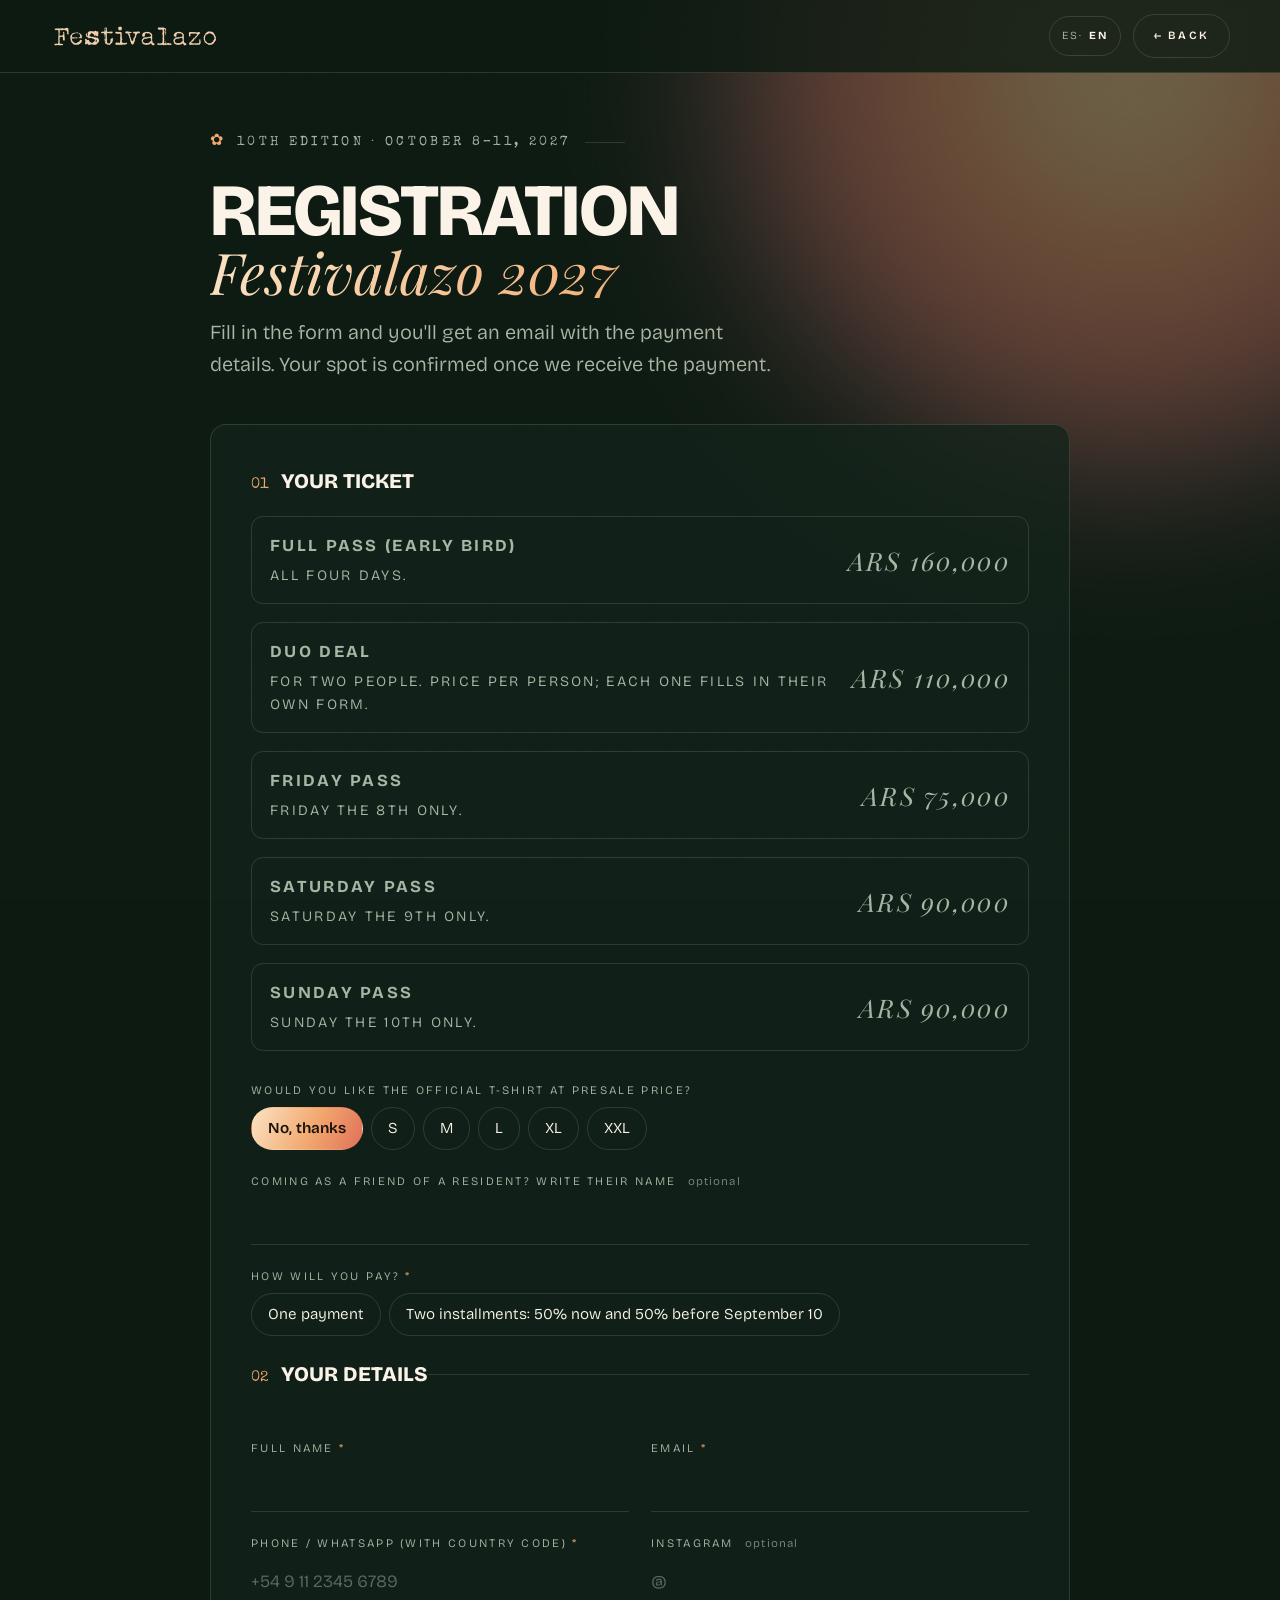
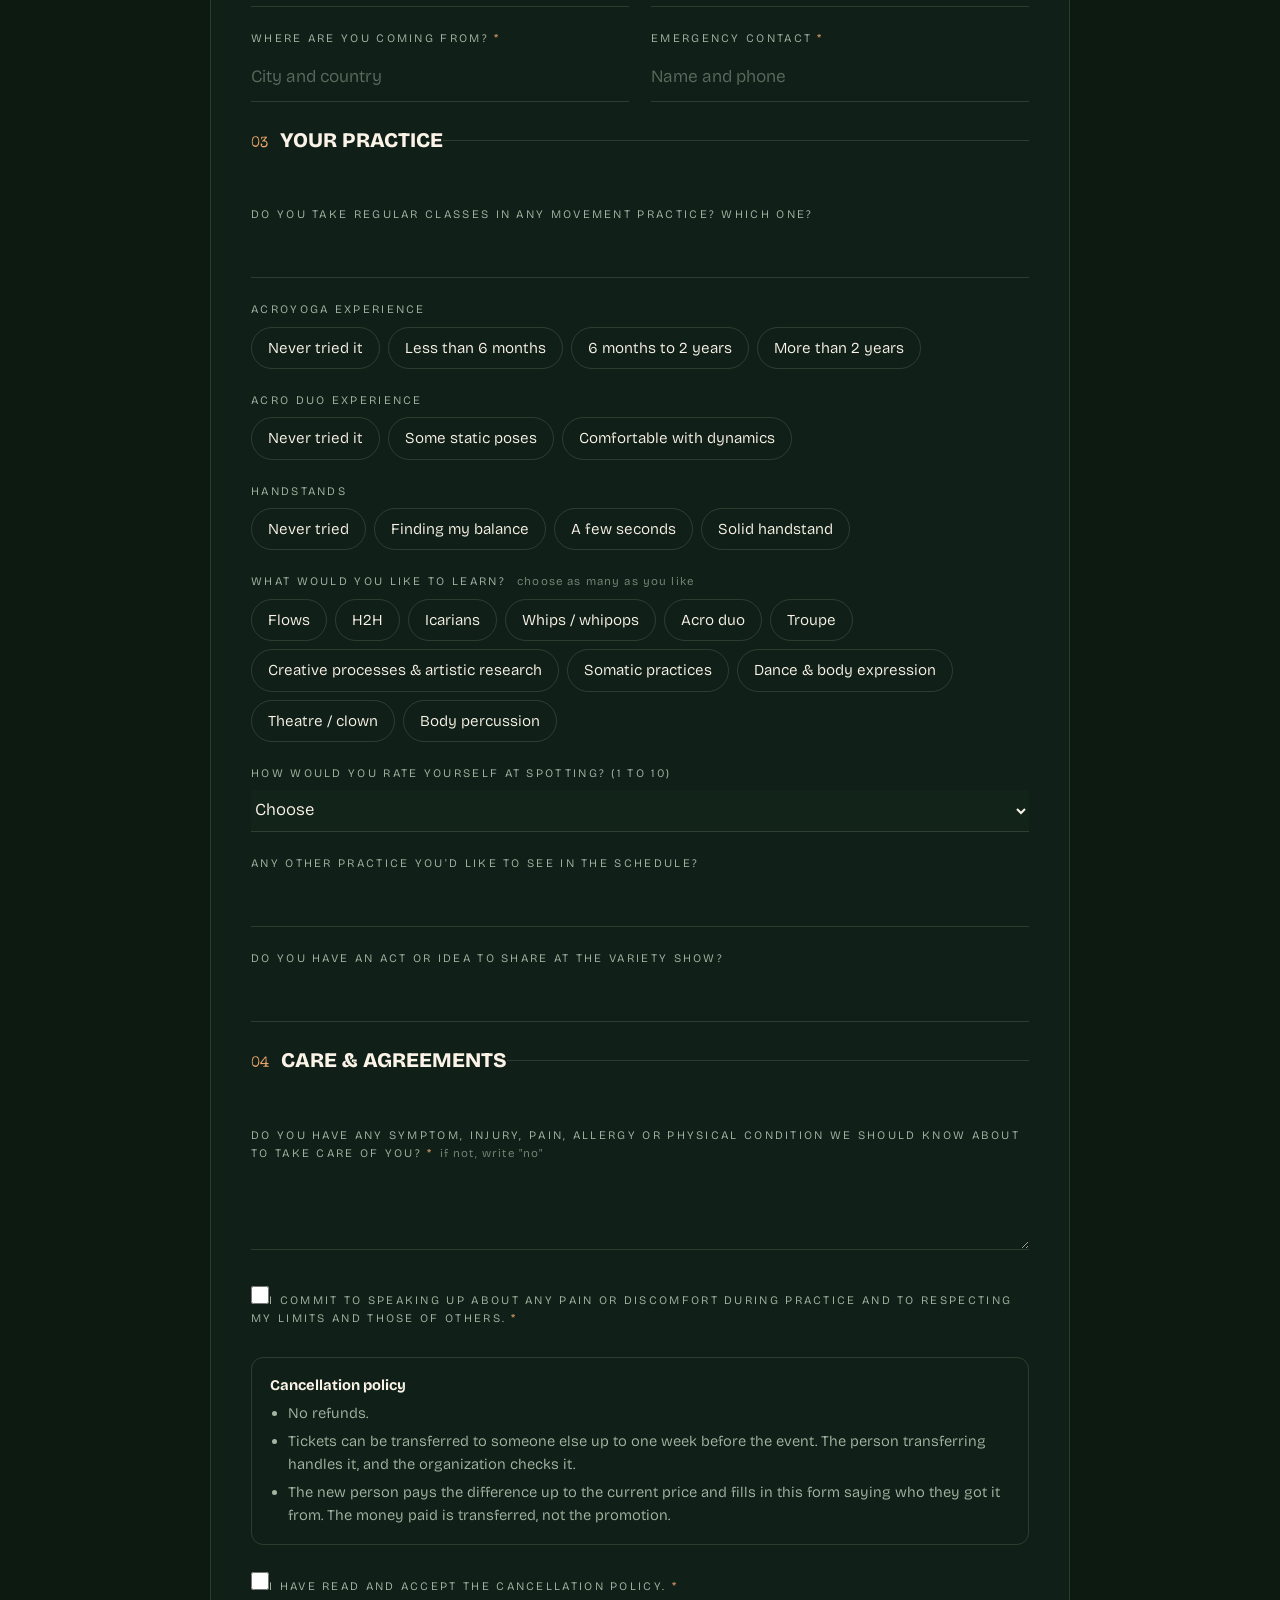
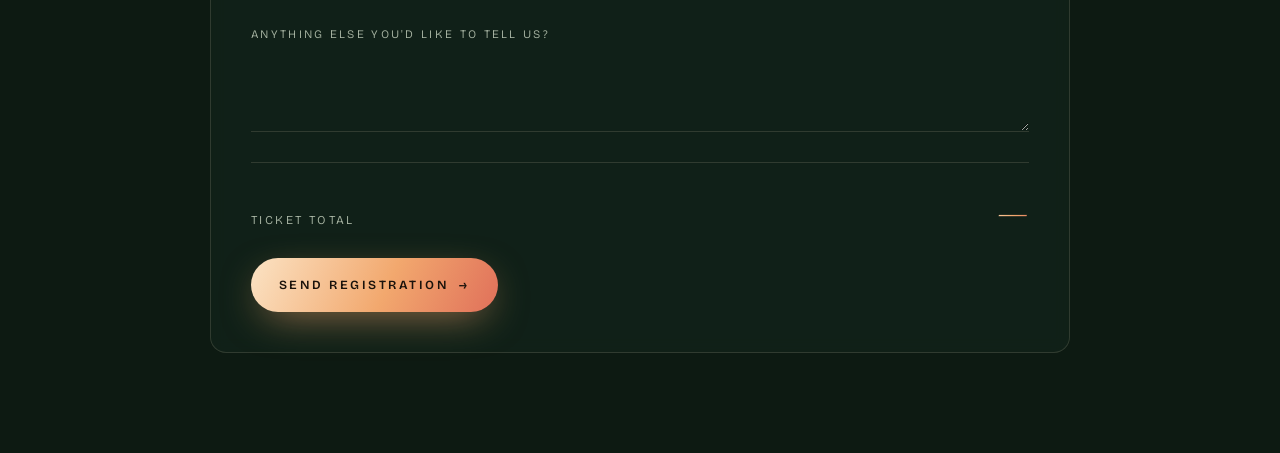
<file: en/inscripcion.html>
<!doctype html>
<html lang="en">
<head>
<meta charset="utf-8">
<meta name="viewport" content="width=device-width, initial-scale=1">
<title>Registration · Festivalazo 2027</title>
<meta name="description" content="Register for Festivalazo 2027, 10th edition: October 8–11.">
<meta name="theme-color" content="#0d1a12">
<link rel="preconnect" href="https://fonts.googleapis.com">
<link rel="preconnect" href="https://fonts.gstatic.com" crossorigin>
<link href="https://fonts.googleapis.com/css2?family=Bricolage+Grotesque:opsz,wght@12..96,300..800&family=Playfair+Display:ital,wght@1,400;1,500;1,600&family=Special+Elite&display=swap" rel="stylesheet">
<link rel="stylesheet" href="../estilos.css?v=7">
<style>
  .ins { padding: 130px 0 100px; position: relative; overflow-x: clip; }
  .ins::before { content: ""; position: absolute; width: 900px; height: 900px; right: -300px; top: -380px; border-radius: 50%; filter: blur(80px); opacity: .4; pointer-events: none;
    background: radial-gradient(circle, #fbe3c4, var(--apricot) 25%, var(--coral) 42%, var(--rose) 56%, transparent 70%); }
  .ins .wrap { position: relative; max-width: 860px; }
  .ins h1 { font-weight: 800; text-transform: uppercase; font-size: clamp(2.4rem, 7vw, 4.6rem); line-height: .92; letter-spacing: -.025em; margin-top: 22px; }
  .ins h1 .it { display: block; font-size: .78em; }
  .ins .lead { margin-top: 18px; }
  form { margin-top: 44px; }
  fieldset { border: 0; display: grid; gap: 22px; }
  fieldset + fieldset { border-top: 1px solid var(--line); padding-top: 30px; }
  legend { font-weight: 800; text-transform: uppercase; font-size: 1.3rem; margin-bottom: 18px; display: flex; gap: 12px; align-items: baseline; }
  legend span { font-family: "Special Elite", monospace; font-weight: 400; color: var(--apricot); font-size: .95rem; }
  .plans { display: grid; gap: 10px; }
  .plan { position: relative; cursor: pointer; }
  .plan input { position: absolute; opacity: 0; }
  .plan .box { display: grid; grid-template-columns: 1fr auto; gap: 4px 16px; align-items: center; border: 1px solid var(--line); border-radius: 12px; padding: 16px 18px; transition: .2s; }
  .plan .box b { font-weight: 700; font-size: 1.05rem; }
  .plan .box p { grid-column: 1; color: var(--muted); font-size: .9rem; }
  .plan .box .pr { grid-row: 1 / 3; grid-column: 2; font-family: "Playfair Display", serif; font-style: italic; font-size: 1.6rem; white-space: nowrap; }
  .plan:hover .box { border-color: var(--peach); }
  .plan input:checked + .box { border-color: var(--apricot); background: linear-gradient(160deg, rgba(242,168,110,.14), transparent 70%); }
  .plan input:focus-visible + .box { outline: 2px solid var(--peach); outline-offset: 2px; }
  select { width: 100%; font: inherit; color: var(--ink); background: var(--bg2); border: 0; border-bottom: 1px solid var(--line); padding: 8px 0 10px; font-size: 1.05rem; }
  .check { display: flex; gap: 12px; align-items: flex-start; cursor: pointer; font-size: .98rem; }
  .check input { margin-top: 5px; accent-color: var(--apricot); width: 18px; height: 18px; flex: none; }
  .policy { border: 1px solid var(--line); border-radius: 12px; padding: 16px 18px; color: var(--muted); font-size: .92rem; }
  .policy b { color: var(--ink); }
  .policy li { margin-left: 18px; margin-top: 4px; }
  .q[hidden] { display: none; }
  .q.bad .opts span, .q.bad select, .q.bad textarea { border-color: #ffb3a0; }
  .total { display: flex; justify-content: space-between; align-items: baseline; gap: 16px; flex-wrap: wrap; border-top: 1px solid var(--line); padding-top: 22px; }
  .total .v { font-family: "Playfair Display", serif; font-style: italic; font-size: 2rem; }
  .pay { margin-top: 18px; text-align: left; border: 1px solid var(--line); border-radius: 12px; padding: 18px 20px; }
  .pay li { list-style: none; padding: 6px 0; border-bottom: 1px solid var(--line); }
  .pay li:last-child { border-bottom: 0; }
  .pay li span { color: var(--muted); font-size: .72rem; letter-spacing: .2em; text-transform: uppercase; display: block; }
  .done p { max-width: 520px; margin: 8px auto 0; }
</style>
</head>
<body>

<nav id="nav" class="solid">
  <div class="wrap">
    <a href="index.html" aria-label="Festivalazo, home"><span class="logo"></span></a>
    <div class="nav-r"><a class="lang" href="../inscripcion.html" hreflang="es" lang="es" aria-label="Versión en español">ES·<b>EN</b></a><a class="btn line" href="index.html" style="padding:12px 20px; font-size:.7rem">← Back</a></div>
  </div>
</nav>

<main class="ins">
  <div class="wrap">
    <div class="eyebrow">10th edition · October 8–11, 2027</div>
    <h1>Registration <span class="it grad">Festivalazo 2027</span></h1>
    <p class="lead">Fill in the form and you'll get an email with the payment details. Your spot is confirmed once we receive the payment.</p>

    <form id="form" novalidate>
      <input type="hidden" name="lang" value="en">
      <fieldset>
        <legend><span>01</span> Your ticket</legend>
        <div class="q" data-req="radio" data-name="entrada">
          <div class="plans">
            <label class="plan"><input type="radio" name="entrada" value="Entrada general anticipada" data-precio="160000"><span class="box"><b>Full pass (early bird)</b><p>All four days.</p><span class="pr">ARS 160,000</span></span></label>
            <label class="plan"><input type="radio" name="entrada" value="Promo dupla" data-precio="110000"><span class="box"><b>Duo deal</b><p>For two people. Price per person; each one fills in their own form.</p><span class="pr">ARS 110,000</span></span></label>
            <label class="plan"><input type="radio" name="entrada" value="Pase viernes" data-precio="75000"><span class="box"><b>Friday pass</b><p>Friday the 8th only.</p><span class="pr">ARS 75,000</span></span></label>
            <label class="plan"><input type="radio" name="entrada" value="Pase sábado" data-precio="90000"><span class="box"><b>Saturday pass</b><p>Saturday the 9th only.</p><span class="pr">ARS 90,000</span></span></label>
            <label class="plan"><input type="radio" name="entrada" value="Pase domingo" data-precio="90000"><span class="box"><b>Sunday pass</b><p>Sunday the 10th only.</p><span class="pr">ARS 90,000</span></span></label>
          </div>
          <p class="err">Choose a ticket.</p>
        </div>
        <div class="q" id="q-dupla" data-req="text" hidden><label for="dupla">Full name of your duo partner <span class="req">*</span></label><input type="text" id="dupla" name="dupla"><p class="err">Please fill this in.</p></div>
        <div class="q"><span class="lbl-t">Would you like the official T-shirt at presale price?</span>
          <div class="opts">
            <label><input type="radio" name="remera" value="No, gracias" checked><span>No, thanks</span></label>
            <label><input type="radio" name="remera" value="Talle S"><span>S</span></label>
            <label><input type="radio" name="remera" value="Talle M"><span>M</span></label>
            <label><input type="radio" name="remera" value="Talle L"><span>L</span></label>
            <label><input type="radio" name="remera" value="Talle XL"><span>XL</span></label>
            <label><input type="radio" name="remera" value="Talle XXL"><span>XXL</span></label>
          </div>
        </div>
        <div class="q"><label for="residente">Coming as a friend of a resident? Write their name <span class="hint">optional</span></label><input type="text" id="residente" name="residente"></div>
        <div class="q" data-req="radio" data-name="pago"><span class="lbl-t">How will you pay? <span class="req">*</span></span>
          <div class="opts">
            <label><input type="radio" name="pago" value="Un pago"><span>One payment</span></label>
            <label><input type="radio" name="pago" value="Dos cuotas (50% ahora, 50% antes del 10 de septiembre)"><span>Two installments: 50% now and 50% before September 10</span></label>
          </div>
          <p class="err">Choose an option.</p>
        </div>
      </fieldset>

      <fieldset>
        <legend><span>02</span> Your details</legend>
        <div class="two">
          <div class="q" data-req="text"><label for="nombre">Full name <span class="req">*</span></label><input type="text" id="nombre" name="nombre" autocomplete="name"><p class="err">Please fill this in.</p></div>
          <div class="q" data-req="email"><label for="email">Email <span class="req">*</span></label><input type="email" id="email" name="email" autocomplete="email"><p class="err">Check your email.</p></div>
        </div>
        <div class="two">
          <div class="q" data-req="text"><label for="whatsapp">Phone / WhatsApp (with country code) <span class="req">*</span></label><input type="tel" id="whatsapp" name="whatsapp" autocomplete="tel" placeholder="+54 9 11 2345 6789"><p class="err">Please fill this in.</p></div>
          <div class="q"><label for="instagram">Instagram <span class="hint">optional</span></label><input type="text" id="instagram" name="instagram" placeholder="@"></div>
        </div>
        <div class="two">
          <div class="q" data-req="text"><label for="desde">Where are you coming from? <span class="req">*</span></label><input type="text" id="desde" name="desde" placeholder="City and country"><p class="err">Please fill this in.</p></div>
          <div class="q" data-req="text"><label for="emergencia">Emergency contact <span class="req">*</span></label><input type="text" id="emergencia" name="emergencia" placeholder="Name and phone"><p class="err">Please fill this in.</p></div>
        </div>
      </fieldset>

      <fieldset>
        <legend><span>03</span> Your practice</legend>
        <div class="q"><label for="clases">Do you take regular classes in any movement practice? Which one?</label><input type="text" id="clases" name="clases"></div>
        <div class="q"><span class="lbl-t">Acroyoga experience</span>
          <div class="opts">
            <label><input type="radio" name="acroyoga" value="Nunca hice"><span>Never tried it</span></label>
            <label><input type="radio" name="acroyoga" value="Menos de 6 meses"><span>Less than 6 months</span></label>
            <label><input type="radio" name="acroyoga" value="De 6 meses a 2 años"><span>6 months to 2 years</span></label>
            <label><input type="radio" name="acroyoga" value="Más de 2 años"><span>More than 2 years</span></label>
          </div>
        </div>
        <div class="q"><span class="lbl-t">Acro duo experience</span>
          <div class="opts">
            <label><input type="radio" name="acroduo" value="Nunca hice"><span>Never tried it</span></label>
            <label><input type="radio" name="acroduo" value="Hice algunas posturas estáticas"><span>Some static poses</span></label>
            <label><input type="radio" name="acroduo" value="Hago dinámicos con tranquilidad"><span>Comfortable with dynamics</span></label>
          </div>
        </div>
        <div class="q"><span class="lbl-t">Handstands</span>
          <div class="opts">
            <label><input type="radio" name="verticales" value="Nunca hice"><span>Never tried</span></label>
            <label><input type="radio" name="verticales" value="Estoy buscando el equilibrio"><span>Finding my balance</span></label>
            <label><input type="radio" name="verticales" value="Puedo mantenerme unos segundos"><span>A few seconds</span></label>
            <label><input type="radio" name="verticales" value="Tengo una verti sólida"><span>Solid handstand</span></label>
          </div>
        </div>
        <div class="q"><span class="lbl-t">What would you like to learn? <span class="hint">choose as many as you like</span></span>
          <div class="opts" id="intereses"></div>
        </div>
        <div class="q"><label for="cuidado">How would you rate yourself at spotting? (1 to 10)</label>
          <select id="cuidado" name="cuidado"><option value="">Choose</option></select>
        </div>
        <div class="q"><label for="otra">Any other practice you'd like to see in the schedule?</label><input type="text" id="otra" name="otra"></div>
        <div class="q"><label for="variete">Do you have an act or idea to share at the variety show?</label><input type="text" id="variete" name="variete"></div>
      </fieldset>

      <fieldset>
        <legend><span>04</span> Care &amp; agreements</legend>
        <div class="q" data-req="textarea"><label for="salud">Do you have any symptom, injury, pain, allergy or physical condition we should know about to take care of you? <span class="req">*</span><span class="hint">if not, write "no"</span></label><textarea id="salud" name="salud"></textarea><p class="err">Please fill this in.</p></div>
        <div class="q" data-req="check"><label class="check"><input type="checkbox" name="acuerdo" value="Sí"><span>I commit to speaking up about any pain or discomfort during practice and to respecting my limits and those of others. <span class="req">*</span></span></label><p class="err">We need your agreement.</p></div>
        <div class="policy">
          <b>Cancellation policy</b>
          <ul>
            <li>No refunds.</li>
            <li>Tickets can be transferred to someone else up to one week before the event. The person transferring handles it, and the organization checks it.</li>
            <li>The new person pays the difference up to the current price and fills in this form saying who they got it from. The money paid is transferred, not the promotion.</li>
          </ul>
        </div>
        <div class="q" data-req="check"><label class="check"><input type="checkbox" name="politica" value="Sí"><span>I have read and accept the cancellation policy. <span class="req">*</span></span></label><p class="err">We need your agreement.</p></div>
        <div class="q"><label for="mensaje">Anything else you'd like to tell us?</label><textarea id="mensaje" name="mensaje"></textarea></div>
      </fieldset>

      <div class="total"><span class="caps" style="color:var(--muted); font-size:.75rem; letter-spacing:.2em; text-transform:uppercase">Ticket total</span><span class="v grad" id="total">—</span></div>
      <div><button class="btn fill" type="submit" id="send">Send registration <span class="arr">→</span></button></div>

      <div class="done">
        <span class="it grad">Thank you, <span id="d-nombre"></span>!</span>
        <p>We got your registration and sent you an email with this info. Your spot is confirmed once we receive the payment.</p>
        <ul class="pay">
          <li><span>Amount</span><b id="d-importe"></b></li>
          <li><span>Alias</span><b>festivalazo.elorigen</b></li>
          <li><span>Account</span>Naranja · in the name of Aricelli Villoldo</li>
          <li><span>Receipt</span>Send it by replying to the email you'll get.</li>
          <li><span>Paying from abroad?</span>Reply to the email and we'll find the best way for you.</li>
        </ul>
        <p style="margin-top:20px"><a class="btn fill" href="comida.html">Add meals <span class="arr">→</span></a> <a class="btn line" href="index.html">Back to the site</a></p>
      </div>
    </form>
  </div>
</main>

<script>
const ENDPOINT = "https://script.google.com/macros/s/AKfycbz0aknpzk3-oK-5X6jORKGYdqEmJzur0gTHPdk763Zi1i0yWj58YdbolTvFQNi2IcFYZw/exec";

// [value saved in the sheet (Spanish), label shown]
const INTERESES = [["Flows", "Flows"], ["H2H", "H2H"], ["Icarianos", "Icarians"], ["Whips / whipops", "Whips / whipops"], ["Acroduo", "Acro duo"], ["Troupe", "Troupe"], ["Procesos creativos e investigación artística", "Creative processes & artistic research"], ["Prácticas somáticas", "Somatic practices"], ["Danza y expresión corporal", "Dance & body expression"], ["Teatro / clown", "Theatre / clown"], ["Percu corporal", "Body percussion"]];
document.getElementById("intereses").innerHTML = INTERESES.map(([v, t]) => `<label><input type="checkbox" name="intereses" value="${v}"><span>${t}</span></label>`).join("");
document.getElementById("cuidado").insertAdjacentHTML("beforeend", Array.from({ length: 10 }, (_, i) => `<option>${i + 1}</option>`).join(""));

const form = document.getElementById("form");
const fmt = n => "ARS " + Number(n).toLocaleString("en-US");
const precio = () => { const r = form.querySelector('input[name=entrada]:checked'); return r ? r.dataset.precio : ""; };
form.addEventListener("change", e => {
  if (e.target.name === "entrada") {
    document.getElementById("total").textContent = fmt(precio());
    document.getElementById("q-dupla").hidden = e.target.value !== "Promo dupla";
  }
  const q = e.target.closest(".q.bad"); if (q) check(q);
});

function check(q) {
  const t = q.dataset.req; let ok = true;
  if (q.hidden) ok = true;
  else if (t === "radio") ok = !!form.querySelector(`input[name=${q.dataset.name}]:checked`);
  else if (t === "check") ok = q.querySelector("input").checked;
  else if (t === "textarea") ok = !!q.querySelector("textarea").value.trim();
  else { const v = q.querySelector("input").value.trim(); ok = !!v && (t !== "email" || /^\S+@\S+\.\S+$/.test(v)); }
  q.classList.toggle("bad", !ok); return ok;
}

form.addEventListener("submit", async e => {
  e.preventDefault();
  const bad = [...form.querySelectorAll(".q[data-req]")].filter(q => !check(q));
  if (bad.length) { bad[0].scrollIntoView({ behavior: "smooth", block: "center" }); return; }
  const fd = new FormData(form), data = {};
  for (const [k, v] of fd) data[k] = data[k] ? data[k] + ", " + v : v;
  data.precio = precio();
  const btn = document.getElementById("send");
  btn.disabled = true; btn.textContent = "Sending…";
  try {
    await fetch(ENDPOINT, { method: "POST", headers: { "Content-Type": "text/plain;charset=utf-8" }, body: JSON.stringify(data) });
    document.getElementById("d-nombre").textContent = data.nombre.split(" ")[0];
    document.getElementById("d-importe").textContent = fmt(data.precio) + (data.pago.startsWith("Dos") ? " (or half now and half before September 10)" : "");
    form.classList.add("sent");
    scrollTo({ top: form.offsetTop - 100, behavior: "smooth" });
  } catch (err) {
    btn.disabled = false; btn.innerHTML = 'Send registration <span class="arr">→</span>';
    alert("We couldn't send your registration. Please try again in a moment or message us on Instagram.");
  }
});
</script>
</body>
</html>
</file>
<file: estilos.css>
:root {
  --bg: #0d1a12;
  --bg2: #12231a;
  --ink: #fbf3e8;
  --muted: #a7b4a3;
  --line: rgba(242, 222, 196, .14);
  --peach: #f2cfae;
  --apricot: #f2a86e;
  --coral: #e0705a;
  --rose: #c9707c;
  --olive: #7c9a1e;
  --grad: linear-gradient(115deg, #fbe3c4, var(--apricot) 55%, var(--coral));
  --vie: #5f7e07; --sab: #b9542c; --dom: #9a4a52; --lun: #c99f0c;
  --lvl-ini: #b4d79b; --lvl-int: #f2b47e; --lvl-adv: #e0563f; --lvl-esp: #edbfc2;
}
* { box-sizing: border-box; margin: 0; padding: 0; }
html { scroll-behavior: smooth; scroll-padding-top: 76px; }
body { background: var(--bg); color: var(--ink); font-family: "Bricolage Grotesque", system-ui, sans-serif; font-weight: 340; font-size: 17px; line-height: 1.6; overflow-x: hidden; }
body::before { content: ""; position: fixed; inset: 0; z-index: 100; pointer-events: none; opacity: .06; mix-blend-mode: overlay;
  background-image: url("data:image/svg+xml,%3Csvg xmlns='http://www.w3.org/2000/svg' width='160' height='160'%3E%3Cfilter id='n'%3E%3CfeTurbulence type='fractalNoise' baseFrequency='.9' numOctaves='3' stitchTiles='stitch'/%3E%3C/filter%3E%3Crect width='100%25' height='100%25' filter='url(%23n)'/%3E%3C/svg%3E"); }
img { max-width: 100%; display: block; }
a { color: inherit; text-decoration: none; }
.wrap { width: min(1180px, 100% - 32px); margin-inline: auto; }
section, footer { padding: 120px 0; position: relative; overflow-x: clip; }
@media (max-width: 700px) { section { padding: 84px 0; } }

.it { font-family: "Playfair Display", serif; font-style: italic; font-weight: 400; text-transform: none; letter-spacing: 0; }
.grad { background: var(--grad); -webkit-background-clip: text; background-clip: text; color: transparent; }
.type { font-family: "Special Elite", monospace; }
.eyebrow { font-family: "Special Elite", monospace; font-size: .8rem; letter-spacing: .26em; text-transform: uppercase; color: var(--muted); display: flex; align-items: center; gap: 14px; }
.eyebrow::before { content: "✿"; color: var(--apricot); font-size: 1rem; letter-spacing: 0; }
.eyebrow::after { content: ""; width: 40px; height: 1px; background: var(--line); }
h2 { font-weight: 800; text-transform: uppercase; font-size: clamp(2.5rem, 6.6vw, 5.6rem); line-height: .92; letter-spacing: -.025em; margin: 22px 0 26px; }
h2 .it { display: block; font-size: .78em; line-height: 1.05; margin-top: .04em; }
.lead { font-size: clamp(1.05rem, 1.6vw, 1.25rem); color: var(--muted); max-width: 580px; }
.logo { display: block; background: var(--peach); aspect-ratio: 1100 / 148;
  -webkit-mask: url("img/logo-festivalazo.png") center / contain no-repeat;
          mask: url("img/logo-festivalazo.png") center / contain no-repeat; }
.daisies { position: absolute; pointer-events: none; width: 190px; height: 250px; z-index: 1;
  background: url("img/margaritas.png") no-repeat; background-size: 1080px 1920px; background-position: -360px -1060px; }

.btn { display: inline-flex; align-items: center; gap: 10px; font: inherit; font-weight: 600; font-size: .78rem; letter-spacing: .2em; text-transform: uppercase; padding: 17px 28px; border-radius: 999px; border: 0; cursor: pointer; transition: transform .25s, box-shadow .25s, border-color .25s, background .25s; }
.btn.fill { background: var(--grad); color: #1a120b; box-shadow: 0 12px 40px -12px rgba(242, 168, 110, .7); }
.btn.fill:hover { transform: translateY(-2px); box-shadow: 0 18px 50px -12px rgba(242, 168, 110, .85); }
.btn.line { border: 1px solid var(--line); color: var(--ink); }
button.btn.line { background: transparent; cursor: pointer; }
.btn.line:hover { border-color: var(--peach); }
.btn .arr { transition: transform .25s; }
.btn:hover .arr { transform: translateX(4px); }

/* NAV */
nav { position: fixed; inset: 0 0 auto; z-index: 50; border-bottom: 1px solid transparent; transition: background .3s, border-color .3s; }
nav.solid { background: rgba(13, 26, 18, .82); backdrop-filter: blur(14px); border-color: var(--line); }
nav .wrap { display: flex; align-items: center; justify-content: space-between; height: 72px; gap: 20px; }
nav .logo { width: 170px; }
nav ul { list-style: none; display: flex; gap: 32px; font-size: .78rem; letter-spacing: .18em; text-transform: uppercase; }
nav ul a { color: var(--muted); transition: color .2s; }
nav ul a:hover { color: var(--ink); }
nav .btn { padding: 12px 20px; font-size: .7rem; }
@media (max-width: 900px) { nav ul { display: none; } nav .logo { width: 140px; } }

/* HERO */
.hero { min-height: 100svh; display: flex; flex-direction: column; justify-content: flex-end; padding: 130px 0 56px; overflow: hidden; contain: paint; }
.hero::before { content: ""; position: absolute; width: 1100px; height: 1100px; left: 18%; top: -20%; border-radius: 50%; filter: blur(70px); opacity: .55;
  background: radial-gradient(circle at 45% 45%, #fbe3c4, var(--apricot) 20%, var(--coral) 38%, var(--rose) 52%, rgba(95, 126, 7, .7) 64%, transparent 72%);
  animation: drift 22s ease-in-out infinite alternate; }
.hero::after { content: ""; position: absolute; inset: 0; pointer-events: none; background: linear-gradient(180deg, rgba(13,26,18,.35), rgba(13,26,18,.15) 40%, var(--bg) 96%); }
@keyframes drift { to { transform: translate(-12%, 10%) scale(1.12); } }
.hero .wrap { position: relative; z-index: 2; }
.hero-grid { display: grid; grid-template-columns: 1.3fr .8fr; gap: 56px; align-items: end; }
.hero .eyebrow { color: var(--ink); }
.hero .bigLogo { width: min(760px, 100%); margin: 30px 0 0; filter: drop-shadow(0 6px 40px rgba(0,0,0,.35)); background: var(--ink); }
.hero h1 { font-family: "Playfair Display", serif; font-style: italic; font-weight: 400; font-size: clamp(2.2rem, 5.6vw, 4.6rem); line-height: 1.02; margin-top: 18px; }
.hero-arch { position: relative; aspect-ratio: 3 / 4.2; max-height: 72vh; border-radius: 400px 400px 10px 10px; overflow: hidden; border: 1px solid var(--line); box-shadow: 0 40px 100px -30px rgba(224, 112, 90, .55); }
.hero-arch img { width: 100%; height: 100%; object-fit: cover; object-position: 50% 20%; animation: zoom 20s ease-in-out infinite alternate; }
@keyframes zoom { to { transform: scale(1.08); } }
/* Entrada animada: primero aparece Festivalazo, después el 10ma */
.hero .eyebrow { animation: rise .9s .1s both cubic-bezier(.2,.7,.2,1); }
.hero .bigLogo { transform-origin: 50% 50%; animation: glowLogo 3.6s .3s both cubic-bezier(.25,.1,.25,1); }
@keyframes glowLogo { from { opacity: 0; transform: scale(.88); filter: brightness(.1) blur(8px) drop-shadow(0 6px 40px rgba(0,0,0,0)); } 50% { opacity: 1; } to { opacity: 1; transform: none; filter: brightness(1) blur(0) drop-shadow(0 6px 40px rgba(0,0,0,.35)); } }
.hero h1.edicion { display: flex; align-items: center; gap: .3em; margin-top: 10px; font-size: clamp(2rem, 4.6vw, 3.6rem); }
.edicion .num { font-weight: 600; filter: drop-shadow(0 4px 18px rgba(242,168,110,.35)); font-size: 3.2em; line-height: .9; letter-spacing: -.03em; padding-right: .06em; transform-origin: 50% 60%; animation: glowNum 2.8s 2.9s both cubic-bezier(.25,.1,.25,1); }
.edicion .num sup { font-size: .4em; vertical-align: top; position: relative; top: .25em; margin-left: .02em; letter-spacing: 0; }
.edicion .ed { line-height: 1; animation: rise 1.4s 4.2s both cubic-bezier(.2,.7,.2,1); }
.hero-arch, .hero-bottom { animation: rise 1.4s 4.6s both cubic-bezier(.2,.7,.2,1); }
@keyframes glowNum { from { opacity: 0; transform: scale(.85); filter: brightness(.1) blur(8px) drop-shadow(0 4px 18px rgba(242,168,110,0)); } 50% { opacity: 1; } to { opacity: 1; transform: none; filter: brightness(1) blur(0) drop-shadow(0 4px 18px rgba(242,168,110,.35)); } }
@keyframes rise { from { opacity: 0; transform: translateY(18px); } }
.hero-bottom { display: flex; flex-wrap: wrap; align-items: flex-end; justify-content: space-between; gap: 30px; margin-top: 44px; padding-top: 30px; border-top: 1px solid var(--line); }
.facts { display: flex; flex-wrap: wrap; gap: 20px 48px; }
.facts small { display: block; font-size: .68rem; letter-spacing: .28em; text-transform: uppercase; color: var(--muted); margin-bottom: 4px; }
.facts b { font-weight: 600; font-size: 1.05rem; }
.actions { display: flex; flex-wrap: wrap; gap: 14px; }
@media (max-width: 900px) {
  .hero-grid { grid-template-columns: 1fr; }
  .hero-arch { position: absolute; inset: 0; max-height: none; border-radius: 0; border: 0; box-shadow: none; opacity: .28; z-index: -1;
    -webkit-mask-image: linear-gradient(180deg, transparent, #000 25%, #000 60%, transparent); mask-image: linear-gradient(180deg, transparent, #000 25%, #000 60%, transparent); }
  .hero .wrap.hero-grid { position: static; }
}

/* MARQUEE */
.marquee { border-block: 1px solid var(--line); overflow: hidden; padding: 22px 0; white-space: nowrap; contain: paint; }
.marquee .track { display: inline-block; animation: mq 40s linear infinite; font-weight: 700; text-transform: uppercase; font-size: clamp(1.3rem, 3vw, 2.2rem); letter-spacing: -.01em; }
.marquee .track span.it { font-weight: 400; color: var(--peach); }
.marquee .dot { color: var(--apricot); margin: 0 .6em; font-weight: 400; }
@keyframes mq { to { transform: translateX(-50%); } }

/* MANIFIESTO */
.manifesto .wrap { display: grid; grid-template-columns: 1.4fr .6fr; gap: 60px; align-items: center; }
.manifesto p.big { font-family: "Playfair Display", serif; font-weight: 400; font-size: clamp(1.7rem, 3.6vw, 2.9rem); line-height: 1.22; margin-top: 26px; }
.manifesto p.big em { color: var(--apricot); }
.manifesto .poster { border-radius: 14px; overflow: hidden; border: 1px solid var(--line); transform: rotate(3deg); box-shadow: 0 40px 80px -30px rgba(0,0,0,.7); transition: transform .6s; }
.manifesto .poster:hover { transform: rotate(0) scale(1.02); }
.stats { display: grid; grid-template-columns: repeat(4, 1fr); margin-top: 90px; border-top: 1px solid var(--line); }
.stats div { padding: 30px 24px 0 0; }
.stats b { display: block; font-family: "Playfair Display", serif; font-style: italic; font-weight: 400; font-size: clamp(2.6rem, 5vw, 4.2rem); line-height: 1; }
.stats small { color: var(--muted); font-size: .74rem; letter-spacing: .18em; text-transform: uppercase; }
@media (max-width: 900px) { .manifesto .wrap { grid-template-columns: 1fr; } .manifesto .poster { max-width: 300px; } .stats { grid-template-columns: 1fr 1fr; } }

/* EXPERIENCIA */
.cards { display: grid; grid-template-columns: repeat(4, 1fr); gap: 14px; margin-top: 50px; }
.card { position: relative; border: 1px solid var(--line); border-radius: 12px; padding: 30px 24px 26px; min-height: 280px; display: flex; flex-direction: column; justify-content: flex-end; overflow: hidden; background: var(--bg2); transition: border-color .35s, transform .35s; }
.card:hover { border-color: var(--peach); transform: translateY(-4px); }
.card::before { content: ""; position: absolute; width: 260px; height: 260px; right: -90px; top: -90px; border-radius: 50%; filter: blur(30px); opacity: .45; background: var(--c, var(--apricot)); transition: opacity .35s; }
.card:hover::before { opacity: .7; }
.card .n { position: absolute; top: 22px; left: 24px; font-family: "Special Elite", monospace; color: var(--muted); font-size: .85rem; }
.card h3 { position: relative; font-weight: 800; text-transform: uppercase; font-size: 1.6rem; line-height: 1; letter-spacing: -.01em; }
.card p { position: relative; color: var(--muted); font-size: .95rem; margin-top: 10px; }
@media (max-width: 960px) { .cards { grid-template-columns: 1fr 1fr; } }
@media (max-width: 520px) { .cards { grid-template-columns: 1fr; } .card { min-height: 200px; } }

/* CRONOGRAMA */
.sched { background: var(--bg2); }
.sched-head { display: flex; flex-wrap: wrap; justify-content: space-between; align-items: flex-end; gap: 24px; }
.tabs { display: inline-flex; flex-wrap: wrap; border: 1px solid var(--line); border-radius: 999px; padding: 4px; background: rgba(13,26,18,.5); margin-top: 34px; }
.tab { --c: var(--vie); font: inherit; font-size: .74rem; letter-spacing: .18em; text-transform: uppercase; color: var(--muted); background: none; border: 0; border-radius: 999px; padding: 11px 20px; cursor: pointer; transition: .25s; }
.tab small { font-size: .9em; opacity: .7; margin-left: 6px; letter-spacing: .1em; }
.tab[aria-selected="true"] { background: var(--c); color: #fff; font-weight: 600; }
.legend { display: flex; flex-wrap: wrap; gap: 8px 22px; margin-top: 22px; font-size: .78rem; letter-spacing: .14em; text-transform: uppercase; color: var(--muted); }
.legend span { display: flex; align-items: center; gap: 8px; }
.legend i, .lv i { flex: none; width: 10px; height: 10px; border-radius: 50%; }
.day { --c: var(--vie); margin-top: 26px; border: 1px solid var(--line); border-radius: 14px; overflow: hidden; background: var(--bg); }
.day[hidden] { display: none; }
.day h3 { padding: 22px 26px; display: flex; align-items: baseline; gap: 14px; border-bottom: 1px solid var(--line); background: linear-gradient(90deg, color-mix(in srgb, var(--c) 55%, transparent), transparent 70%); }
.day h3 b { font-family: "Playfair Display", serif; font-style: italic; font-weight: 400; font-size: 2.4rem; line-height: 1; }
.day h3 span { letter-spacing: .26em; text-transform: uppercase; font-size: .72rem; color: var(--muted); }
.row { display: grid; grid-template-columns: 170px 1fr 240px; border-top: 1px solid var(--line); transition: background .2s; }
.row:hover { background: rgba(242, 222, 196, .03); }
.row.cont { border-top-color: rgba(242,222,196,.06); }
.day h3 + .row { border-top: 0; }
.row > div { padding: 13px 26px; }
.row .h { color: var(--peach); font-size: .85rem; letter-spacing: .06em; white-space: nowrap; font-family: "Special Elite", monospace; padding-top: 16px; }
.row .a { font-weight: 600; font-size: 1.05rem; }
.row .a small { display: block; font-weight: 340; font-size: .9rem; color: var(--muted); }
.row .p { color: var(--muted); font-size: .95rem; }
.row.meal .a { font-family: "Playfair Display", serif; font-style: italic; font-weight: 400; font-size: 1.2rem; color: var(--apricot); }
.row.lbl .a { font-size: .68rem; letter-spacing: .26em; text-transform: uppercase; color: var(--muted); font-weight: 500; padding-top: 16px; padding-bottom: 4px; }
.lv { display: flex; align-items: baseline; gap: 12px; }
.lv i { transform: translateY(-1px); }
.lv.ini i { background: var(--lvl-ini); } .lv.int i { background: var(--lvl-int); }
.lv.adv i { background: var(--lvl-adv); } .lv.esp i { background: var(--lvl-esp); }
@media (max-width: 700px) {
  .row { grid-template-columns: 92px 1fr; }
  .row > div { padding: 11px 14px; }
  .row .h { font-size: .74rem; white-space: normal; }
  .row .p { grid-column: 2; padding-top: 0; }
  .row .p:empty { display: none; }
  .day h3 { padding: 18px 16px; }
}
.profes { margin-top: 70px; display: grid; grid-template-columns: .6fr 1.4fr; gap: 40px; border-top: 1px solid var(--line); padding-top: 40px; }
.profes h3 { font-weight: 800; text-transform: uppercase; font-size: 1.9rem; line-height: 1; }
.profes h3 .it { display: block; color: var(--peach); font-size: .9em; }
.profes p { color: var(--muted); margin-top: 10px; font-size: .95rem; }
.chips { display: flex; flex-wrap: wrap; gap: 8px; align-content: flex-start; }
.chips span { border: 1px solid var(--line); border-radius: 999px; padding: 6px 15px; font-size: .92rem; transition: border-color .2s, color .2s; }
.chips span:hover { border-color: var(--peach); color: var(--peach); }
@media (max-width: 760px) { .profes { grid-template-columns: 1fr; } }
.sched > .wrap > .toggle { margin-top: 34px; }
.fold:not([hidden]) { animation: unfold .5s cubic-bezier(.2,.7,.2,1); }
@keyframes unfold { from { opacity: 0; transform: translateY(-10px); } }
.toggle[aria-expanded="true"] .arr { transform: rotate(180deg); }
.food-cta { display: flex; gap: 14px; flex-wrap: wrap; align-items: center; margin-top: 34px; }
#menu-fold .food-cta { margin-top: 40px; }

/* LUGAR */
.place { overflow: hidden; }
.place .grid { display: grid; grid-template-columns: 1.05fr .95fr; gap: 70px; }
.place .name { font-family: "Playfair Display", serif; font-style: italic; font-weight: 400; font-size: clamp(2.2rem, 4vw, 3rem); color: var(--peach); line-height: 1.1; margin-top: -6px; }
.info { list-style: none; margin-top: 36px; border-top: 1px solid var(--line); }
.info li { display: grid; grid-template-columns: 150px 1fr; gap: 20px; padding: 18px 0; border-bottom: 1px solid var(--line); }
.info li > span:first-child { color: var(--muted); font-size: .72rem; letter-spacing: .22em; text-transform: uppercase; padding-top: 4px; }
.info li em { font-family: "Playfair Display", serif; color: var(--peach); }
.info li p + p { margin-top: 8px; }
.map { margin-top: 30px; border-radius: 14px; overflow: hidden; border: 1px solid var(--line); aspect-ratio: 16 / 9; background: var(--bg2); }
.map iframe { width: 100%; height: 100%; border: 0; filter: grayscale(1) invert(.92) hue-rotate(90deg) contrast(.85) brightness(.95); }
.pack { border: 1px solid var(--line); border-radius: 16px; padding: clamp(24px, 4vw, 44px); background: var(--bg2); position: relative; overflow: hidden; align-self: start; }
.pack h3 { font-weight: 800; text-transform: uppercase; font-size: clamp(1.8rem, 3.4vw, 2.6rem); line-height: .95; }
.pack h3 .it { display: block; color: var(--peach); font-size: .85em; }
.pack > p { color: var(--muted); margin-top: 10px; }
.pill { display: inline-flex; flex-wrap: wrap; align-items: center; gap: 12px; border: 1px solid var(--apricot); border-radius: 999px; padding: 10px 20px; margin: 22px 0 12px; font-weight: 500; }
.pill small { font-size: .66rem; letter-spacing: .26em; text-transform: uppercase; color: var(--apricot); }
.pack ul { list-style: none; columns: 2; column-gap: 28px; margin-top: 14px; }
.pack li { break-inside: avoid; border-bottom: 1px solid var(--line); padding: 11px 0 11px 26px; position: relative; }
.pack li::before { content: "✿"; position: absolute; left: 0; color: var(--apricot); font-size: .85rem; top: 12px; }
.pack .magic { margin-top: 28px; color: var(--muted); }
.pack .magic .it { display: block; color: var(--ink); font-size: 1.4rem; line-height: 1.25; margin-top: 4px; }
@media (max-width: 900px) { .place .grid { grid-template-columns: 1fr; gap: 50px; } }
@media (max-width: 520px) { .info li { grid-template-columns: 1fr; gap: 4px; } .pack ul { columns: 1; } }

/* COMIDA */
.food { background: var(--bg2); }
.menu { display: grid; grid-template-columns: repeat(4, 1fr); gap: 14px; margin-top: 50px; }
.meal-day { --c: var(--vie); border: 1px solid var(--line); border-radius: 12px; overflow: hidden; background: var(--bg); transition: border-color .3s; }
.meal-day:hover { border-color: var(--c); }
.meal-day h3 { font-family: "Playfair Display", serif; font-style: italic; font-weight: 400; font-size: 1.9rem; padding: 18px 22px 14px; border-bottom: 1px solid var(--line); background: linear-gradient(180deg, color-mix(in srgb, var(--c) 45%, transparent), transparent); }
.meal-day .m { padding: 18px 22px; }
.meal-day .m + .m { border-top: 1px solid var(--line); }
.meal-day .m small { font-size: .66rem; letter-spacing: .24em; text-transform: uppercase; color: var(--apricot); }
.meal-day .m b { display: block; font-weight: 600; font-size: 1.08rem; margin-top: 2px; }
.meal-day .m p { color: var(--muted); font-size: .93rem; margin-top: 4px; }
.combos { display: grid; grid-template-columns: 1.1fr 1fr 1fr; gap: 14px; margin-top: 14px; }
.combo { border: 1px solid var(--line); border-radius: 12px; padding: 26px 24px; background: rgba(13,26,18,.6); display: flex; flex-direction: column; gap: 8px; transition: border-color .3s, transform .3s; }
.combo:hover { border-color: var(--peach); transform: translateY(-3px); }
.combo h4 { font-weight: 800; text-transform: uppercase; font-size: 1.15rem; letter-spacing: .02em; }
.combo p { color: var(--muted); font-size: .93rem; flex: 1; }
.combo .price { font-family: "Playfair Display", serif; font-style: italic; font-size: 2.2rem; line-height: 1.1; border-top: 1px solid var(--line); padding-top: 12px; }
.combo.feat { border-color: rgba(242,168,110,.5); background: linear-gradient(160deg, rgba(242,168,110,.12), rgba(13,26,18,.6) 60%); }
.note { font-size: .82rem; letter-spacing: .12em; text-transform: uppercase; color: var(--muted); margin-top: 22px; }
@media (max-width: 1000px) { .menu { grid-template-columns: 1fr 1fr; } .combos { grid-template-columns: 1fr; } }
@media (max-width: 560px) { .menu { grid-template-columns: 1fr; } }

/* ANOTATE */
.join { overflow: hidden; contain: paint; }
.join::before { content: ""; position: absolute; width: 900px; height: 900px; left: -300px; bottom: -400px; border-radius: 50%; filter: blur(80px); opacity: .35;
  background: radial-gradient(circle, var(--apricot), var(--coral) 30%, var(--rose) 48%, transparent 68%); }
.join .grid { position: relative; display: grid; grid-template-columns: .85fr 1.15fr; gap: 64px; align-items: start; }
.join .spots { display: inline-flex; align-items: center; gap: 10px; font-size: .72rem; letter-spacing: .22em; text-transform: uppercase; color: var(--muted); margin-top: 26px; }
.join .spots i { width: 8px; height: 8px; border-radius: 50%; background: var(--apricot); animation: ping 2s infinite; }
@keyframes ping { 0% { box-shadow: 0 0 0 0 rgba(242,168,110,.6); } 100% { box-shadow: 0 0 0 12px rgba(242,168,110,0); } }
form { border: 1px solid var(--line); border-radius: 16px; padding: clamp(22px, 4vw, 40px); background: rgba(18, 35, 26, .78); backdrop-filter: blur(8px); display: grid; gap: 22px; }
.two { display: grid; grid-template-columns: 1fr 1fr; gap: 22px; }
.q label, .q .lbl-t { display: block; font-size: .72rem; letter-spacing: .2em; text-transform: uppercase; color: var(--muted); margin-bottom: 8px; }
.q .hint { opacity: .7; margin-left: 6px; letter-spacing: .1em; text-transform: none; }
.req { color: var(--apricot); }
input[type=text], input[type=email], input[type=tel], textarea { width: 100%; font: inherit; color: var(--ink); background: transparent; border: 0; border-bottom: 1px solid var(--line); padding: 8px 0 10px; font-size: 1.08rem; transition: border-color .2s; border-radius: 0; }
input::placeholder, textarea::placeholder { color: rgba(167,180,163,.5); }
input:focus, textarea:focus { outline: none; border-color: var(--peach); }
textarea { min-height: 80px; resize: vertical; }
.opts { display: flex; flex-wrap: wrap; gap: 8px; }
.opts label { margin: 0; cursor: pointer; font-size: .95rem; letter-spacing: 0; text-transform: none; color: var(--ink); }
.opts input { position: absolute; opacity: 0; pointer-events: none; }
.opts span { display: inline-block; border: 1px solid var(--line); border-radius: 999px; padding: 8px 16px; transition: .2s; }
.opts label:hover span { border-color: var(--peach); }
.opts input:checked + span { background: var(--grad); color: #1a120b; border-color: transparent; font-weight: 600; }
.opts input:focus-visible + span { outline: 2px solid var(--peach); outline-offset: 2px; }
.err { display: none; color: #ffb3a0; font-size: .85rem; margin-top: 6px; }
.q.bad .err { display: block; }
.q.bad input { border-color: #ffb3a0; }
.done { display: none; text-align: center; padding: 40px 10px; }
.done .it { font-size: 2.6rem; display: block; }
.done p { color: var(--muted); margin-top: 8px; }
form.sent > *:not(.done) { display: none; }
form.sent .done { display: block; }
@media (max-width: 900px) { .join .grid { grid-template-columns: 1fr; gap: 40px; } }
@media (max-width: 520px) { .two { grid-template-columns: 1fr; } }

footer { border-top: 1px solid var(--line); padding: 80px 0 40px; position: relative; overflow: hidden; }
footer .logo { width: min(520px, 100%); background: var(--peach); opacity: .9; }
footer .tag { font-family: "Playfair Display", serif; font-style: italic; font-size: 1.4rem; color: var(--muted); margin-top: 16px; }
.foot-bot { display: flex; justify-content: space-between; gap: 20px; flex-wrap: wrap; margin-top: 60px; color: var(--muted); font-size: .72rem; letter-spacing: .18em; text-transform: uppercase; }

.reveal { opacity: 0; transform: translateY(24px); transition: opacity .9s cubic-bezier(.2,.7,.2,1), transform .9s cubic-bezier(.2,.7,.2,1); }
.reveal.in { opacity: 1; transform: none; }
@media (max-width: 700px) {
  .daisies { display: none; }
  .tabs { flex-wrap: nowrap; overflow-x: auto; max-width: 100%; scrollbar-width: none; }
  .tab { white-space: nowrap; flex: none; }
}

/* ENTRADAS */
.tickets { display: grid; grid-template-columns: repeat(3, 1fr); gap: 14px; margin-top: 50px; }
.ticket { border: 1px solid var(--line); border-radius: 14px; padding: 28px 24px; background: rgba(18,35,26,.7); backdrop-filter: blur(6px); display: flex; flex-direction: column; gap: 8px; transition: border-color .3s, transform .3s; }
.ticket:hover { border-color: var(--peach); transform: translateY(-4px); }
.ticket small { font-size: .66rem; letter-spacing: .24em; text-transform: uppercase; color: var(--apricot); }
.ticket h4 { font-weight: 800; text-transform: uppercase; font-size: 1.35rem; line-height: 1.05; }
.ticket p { color: var(--muted); font-size: .95rem; flex: 1; }
.ticket .price { font-family: "Playfair Display", serif; font-style: italic; font-size: 2.3rem; line-height: 1.1; border-top: 1px solid var(--line); padding-top: 12px; }
.ticket .price span { font-size: .9rem; color: var(--muted); }
.ticket.feat { border-color: rgba(242,168,110,.55); background: linear-gradient(160deg, rgba(242,168,110,.14), rgba(18,35,26,.7) 60%); }
.join-cta { display: flex; flex-direction: column; align-items: center; gap: 4px; margin-top: 40px; }
@media (max-width: 860px) { .tickets { grid-template-columns: 1fr; } }

/* FOTOS */
.masonry { columns: 4; column-gap: 12px; margin-top: 44px; }
.masonry figure { break-inside: avoid; margin-bottom: 12px; border-radius: 12px; overflow: hidden; border: 1px solid var(--line); background: var(--bg2); }
.masonry img { width: 100%; height: auto; transition: transform .8s; }
.masonry figure:hover img { transform: scale(1.04); }
@media (max-width: 1000px) { .masonry { columns: 3; } }
@media (max-width: 640px) { .masonry { columns: 2; } }

/* Solo para sacar capturas de la página entera (?captura) */
.shot .hero { min-height: 0; height: 860px; }
.shot .reveal { opacity: 1; transform: none; transition: none; }
.shot .hero .eyebrow, .shot .hero .bigLogo, .shot .edicion .num, .shot .edicion .ed, .shot .hero-arch, .shot .hero-bottom { animation: none; }
@media (prefers-reduced-motion: reduce) {
  .reveal { opacity: 1; transform: none; transition: none; }
  .hero::before, .hero-arch img, .marquee .track, .hero .eyebrow, .hero .bigLogo, .edicion .num, .edicion .ed, .hero-arch, .hero-bottom { animation: none; }
  html { scroll-behavior: auto; }
}

/* Selector de idioma */
.nav-r { display: flex; align-items: center; gap: 12px; }
.lang { display: inline-flex; align-items: center; gap: 6px; font-size: .68rem; letter-spacing: .18em; text-transform: uppercase; color: var(--muted); border: 1px solid var(--line); border-radius: 999px; padding: 10px 12px; transition: color .2s, border-color .2s; }
.lang b { color: var(--ink); font-weight: 700; }
.lang:hover { color: var(--ink); border-color: var(--peach); }
</file>
